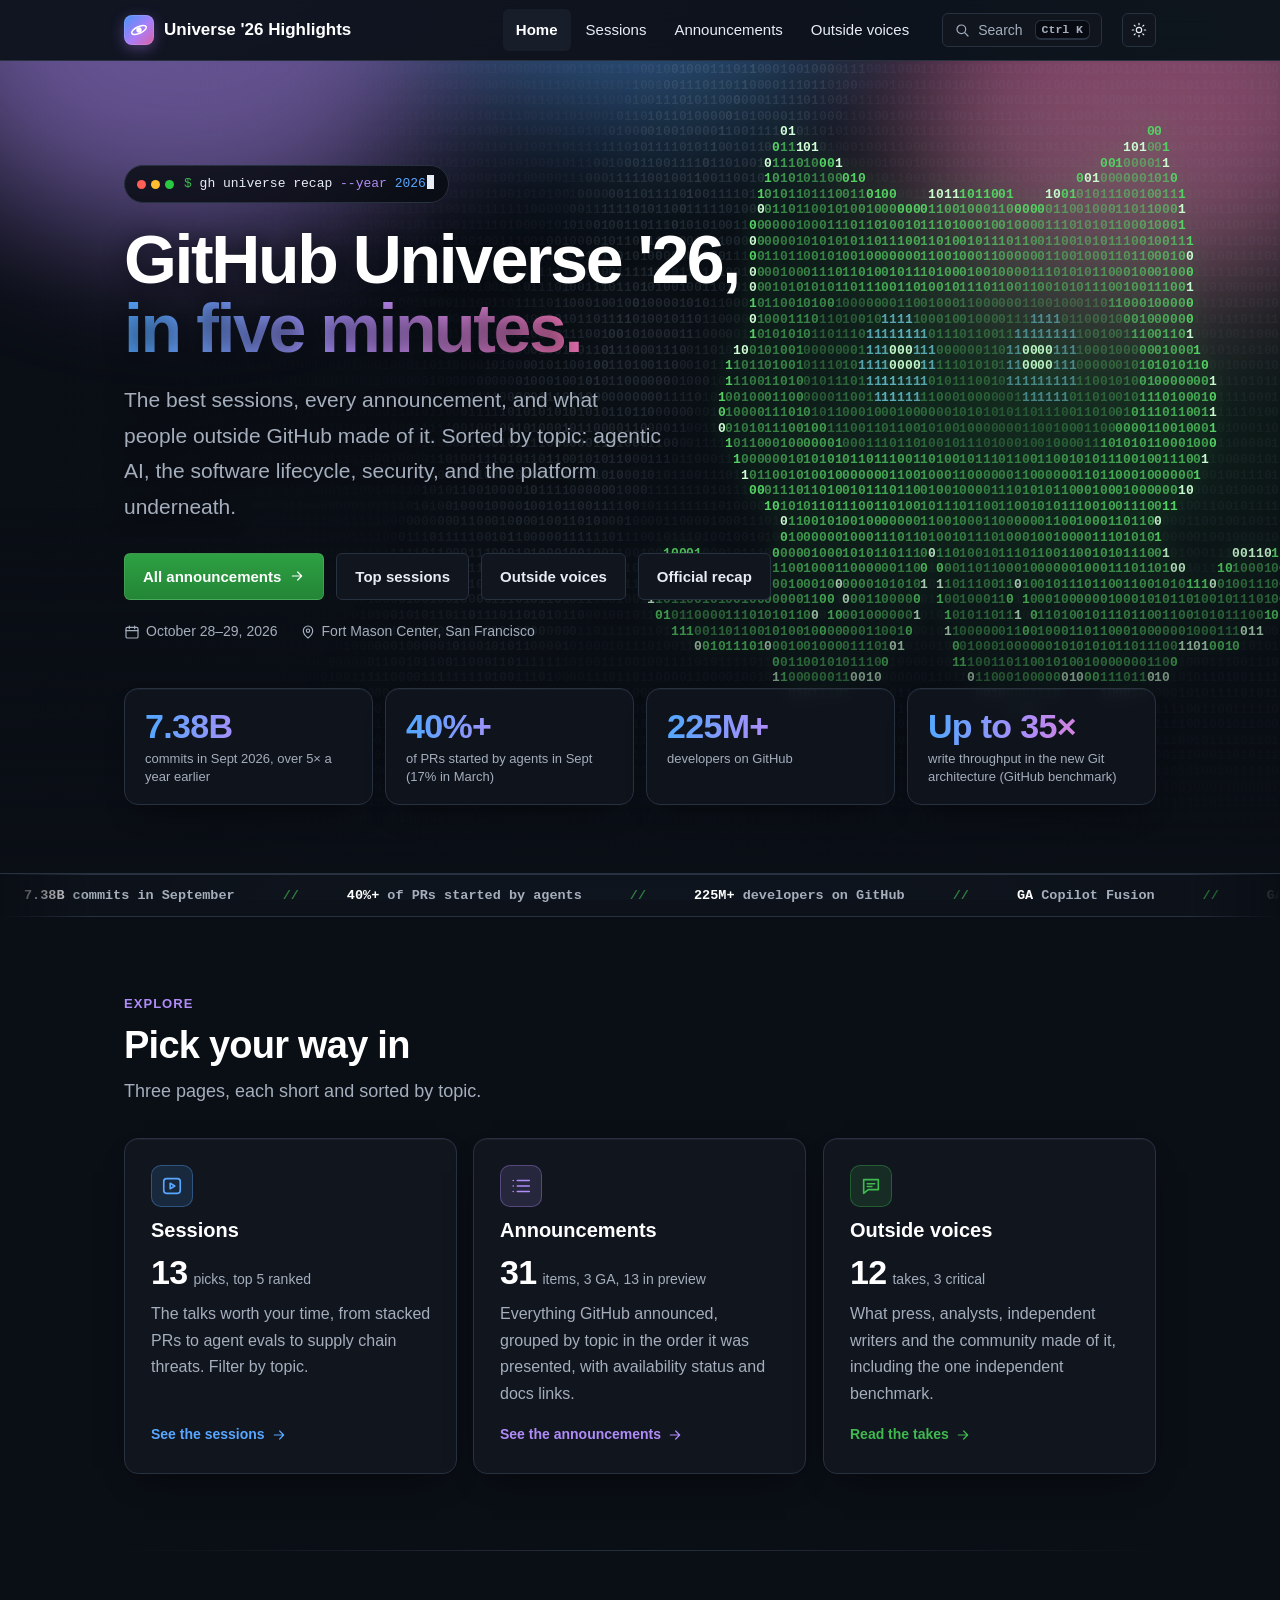
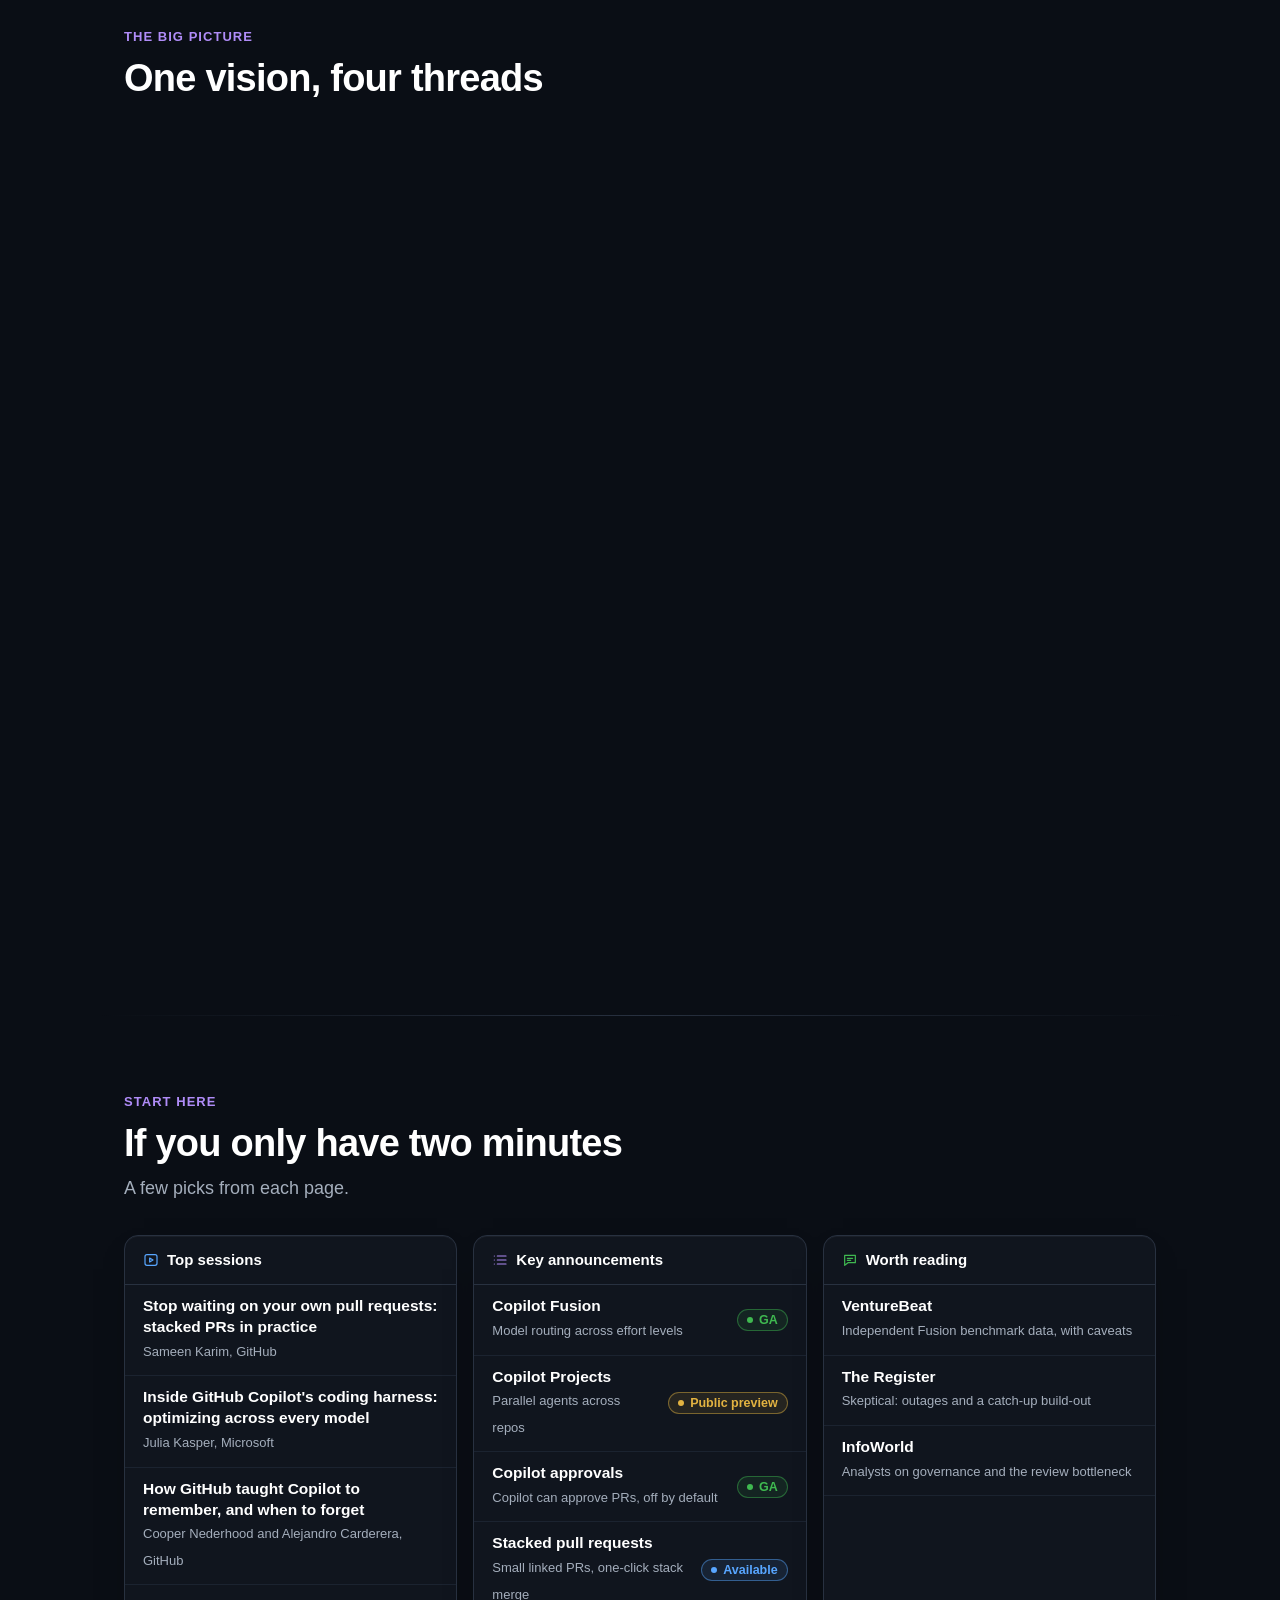
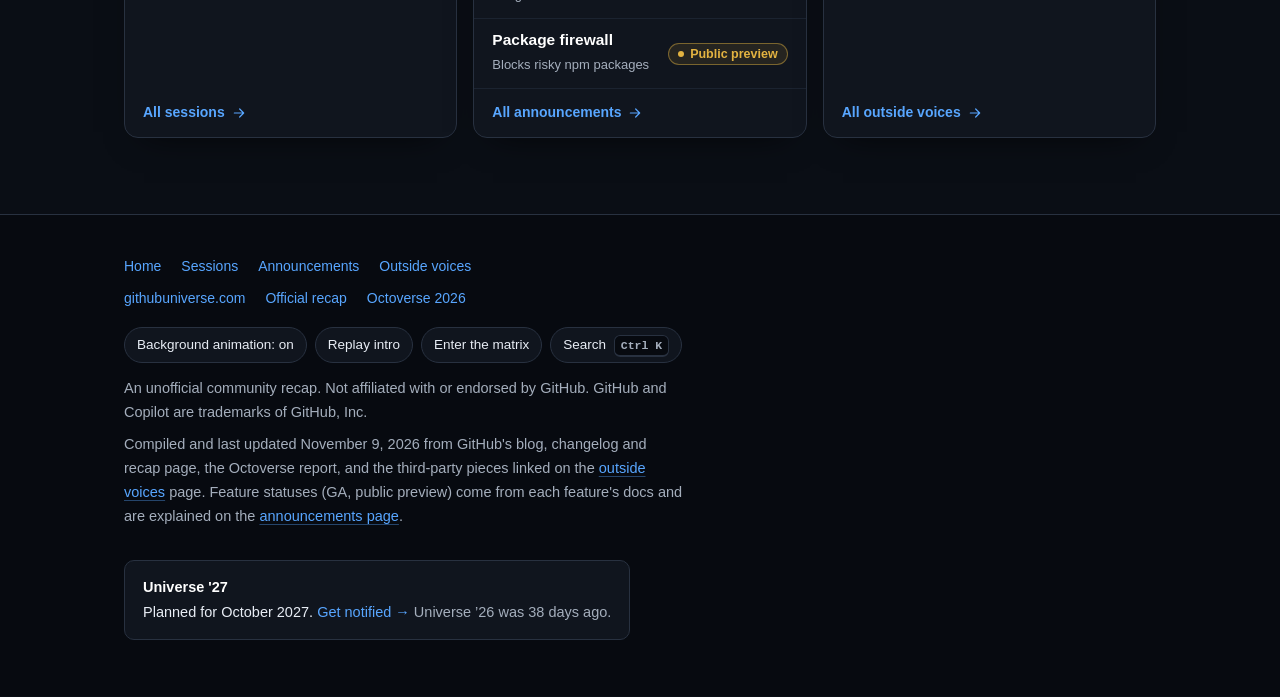
<file: index.html>
<!doctype html>
<html lang="en">
<head>
  <meta charset="utf-8">
  <meta name="viewport" content="width=device-width, initial-scale=1">
  <title>GitHub Universe '26: Highlights</title>
  <meta name="description" content="A crisp, unofficial recap of GitHub Universe 2026: the best sessions, every announcement, and what people outside GitHub are saying.">
  <meta property="og:title" content="GitHub Universe '26: Highlights">
  <meta property="og:description" content="A crisp, unofficial recap of GitHub Universe 2026: the best sessions, every announcement, and what people outside GitHub are saying.">
  <meta name="theme-color" content="#0d1117">
  <link rel="icon" href="assets/favicon.svg" type="image/svg+xml">
  <script>(function(){var t='dark';try{t=localStorage.getItem('u26-theme')||'dark'}catch(e){}var q=/[?&]theme=(light|dark)/.exec(location.search);if(q)t=q[1];document.documentElement.dataset.theme=t;try{var m=localStorage.getItem('u26-motion');if(m)document.documentElement.dataset.motion=m}catch(e){}})()</script>
  <link rel="stylesheet" href="assets/style.css">
  <script>(function(){var d=document.documentElement,q=location.search,h=/(^|\/)(index\.html)?$/.test(location.pathname),r=matchMedia('(prefers-reduced-motion: reduce)').matches,ok=h&&!r&&d.dataset.motion!=='off'&&!navigator.webdriver&&!/[?&]boot=0/.test(q);try{if(sessionStorage.getItem('u26-booted')&&!/[?&]boot=1/.test(q))ok=false}catch(e){}if(/[?&]boot=1/.test(q)&&h&&!r)ok=true;if(ok)d.classList.add('booting')})()</script>
  <script src="assets/app.js" defer></script>
  <script src="assets/octocat.js" defer></script>
  <script src="assets/fx.js" defer></script>
  <script src="assets/search-index.js" defer></script>
  <script src="assets/palette.js" defer></script>
  <script>(function(){var m={'#sessions':'sessions.html','#voices':'voices.html'}[location.hash];if(m)location.replace(m)})()</script>
</head>
<body data-page="home">

<svg width="0" height="0" style="position:absolute" aria-hidden="true">
  <defs>
    <symbol id="i-spark" viewBox="0 0 24 24"><path d="M12 3l1.9 5.1L19 10l-5.1 1.9L12 17l-1.9-5.1L5 10l5.1-1.9z"/><path d="M19 16v4M17 18h4"/></symbol>
    <symbol id="i-eye" viewBox="0 0 24 24"><path d="M2 12s3.6-7 10-7 10 7 10 7-3.6 7-10 7S2 12 2 12z"/><circle cx="12" cy="12" r="3"/></symbol>
    <symbol id="i-shield" viewBox="0 0 24 24"><path d="M12 3l8 3v6c0 4.4-3.2 7.7-8 9-4.8-1.3-8-4.6-8-9V6z"/><path d="M8.5 12l2.5 2.5 4.5-5"/></symbol>
    <symbol id="i-merge" viewBox="0 0 24 24"><circle cx="6" cy="5" r="2"/><circle cx="6" cy="19" r="2"/><circle cx="18" cy="12" r="2"/><path d="M6 7v10"/><path d="M6 9c0 3 4 3 10 3"/></symbol>
    <symbol id="i-heart" viewBox="0 0 24 24"><path d="M12 20s-7-4.4-7-10a4 4 0 017-2.6A4 4 0 0119 10c0 5.6-7 10-7 10z"/></symbol>
    <symbol id="i-star" viewBox="0 0 24 24"><path d="M12 3l2.8 5.7 6.2.9-4.5 4.4 1 6.2-5.5-2.9-5.5 2.9 1-6.2L3 9.6l6.2-.9z"/></symbol>
    <symbol id="i-sun" viewBox="0 0 24 24"><circle cx="12" cy="12" r="4"/><path d="M12 2v2M12 20v2M4.9 4.9l1.4 1.4M17.7 17.7l1.4 1.4M2 12h2M20 12h2M4.9 19.1l1.4-1.4M17.7 6.3l1.4-1.4"/></symbol>
    <symbol id="i-moon" viewBox="0 0 24 24"><path d="M20 14.5A8 8 0 019.5 4 8 8 0 1020 14.5z"/></symbol>
    <symbol id="i-arrow" viewBox="0 0 24 24"><path d="M5 12h14M13 6l6 6-6 6"/></symbol>
    <symbol id="i-pin" viewBox="0 0 24 24"><path d="M12 21s7-5.5 7-11a7 7 0 10-14 0c0 5.5 7 11 7 11z"/><circle cx="12" cy="10" r="2.5"/></symbol>
    <symbol id="i-cal" viewBox="0 0 24 24"><rect x="3" y="5" width="18" height="16" rx="2"/><path d="M3 10h18M8 3v4M16 3v4"/></symbol>
    <symbol id="i-server" viewBox="0 0 24 24"><rect x="3" y="4" width="18" height="7" rx="2"/><rect x="3" y="13" width="18" height="7" rx="2"/><path d="M7 7.5h.01M7 16.5h.01"/></symbol>
    <symbol id="i-tag" viewBox="0 0 24 24"><path d="M3 12V4h8l10 10-8 8z"/><circle cx="7.5" cy="8.5" r="1"/></symbol>
    <symbol id="i-chart" viewBox="0 0 24 24"><path d="M4 20V10M10 20V4M16 20v-7M2 21h20"/></symbol>
    <symbol id="i-ext" viewBox="0 0 24 24"><path d="M14 4h6v6M20 4l-9 9M18 14v5a1 1 0 01-1 1H5a1 1 0 01-1-1V7a1 1 0 011-1h5"/></symbol>
    <symbol id="i-code" viewBox="0 0 24 24"><path d="M8 8l-4 4 4 4M16 8l4 4-4 4M14 5l-4 14"/></symbol>
    <symbol id="i-play" viewBox="0 0 24 24"><rect x="3" y="4" width="18" height="16" rx="3"/><path d="M10 9l5 3-5 3z"/></symbol>
    <symbol id="i-list" viewBox="0 0 24 24"><path d="M8 6h13M8 12h13M8 18h13M3.5 6h.01M3.5 12h.01M3.5 18h.01"/></symbol>
    <symbol id="i-chat" viewBox="0 0 24 24"><path d="M4 5h16v11H9l-5 4z"/><path d="M8 9.5h8M8 12.5h5"/></symbol>
    <symbol id="i-home" viewBox="0 0 24 24"><path d="M3 11l9-7 9 7v9a1 1 0 01-1 1h-5v-6H9v6H4a1 1 0 01-1-1z"/></symbol>
    <symbol id="i-search" viewBox="0 0 24 24"><circle cx="11" cy="11" r="6.5"/><path d="M16 16l5 5"/></symbol>
    <symbol id="i-link" viewBox="0 0 24 24"><path d="M10 14a4 4 0 005.7 0l3-3a4 4 0 00-5.7-5.7l-1 1M14 10a4 4 0 00-5.7 0l-3 3a4 4 0 005.7 5.7l1-1"/></symbol>
    <symbol id="i-orbit" viewBox="0 0 24 24"><ellipse cx="12" cy="12" rx="9.5" ry="4" transform="rotate(-25 12 12)"/><circle cx="12" cy="12" r="3.2" fill="currentColor" stroke="none"/></symbol>
  </defs>
</svg>

<a class="skip" href="#main">Skip to content</a>
<div class="progress" aria-hidden="true"></div>

<header class="site-header">
  <div class="wrap">
    <a class="brand" href="./">
      <span class="logo"><svg class="i" style="width:20px;height:20px"><use href="#i-orbit"/></svg></span>
      <span>Universe '26 Highlights</span>
    </a>
    <nav class="nav" aria-label="Primary">
      <a href="./" aria-current="page"><svg class="i nav-ico" aria-hidden="true"><use href="#i-home"/></svg><span>Home</span></a>
      <a href="sessions.html"><svg class="i nav-ico" aria-hidden="true"><use href="#i-play"/></svg><span>Sessions</span></a>
      <a href="announcements.html"><svg class="i nav-ico" aria-hidden="true"><use href="#i-list"/></svg><span>Announcements</span></a>
      <a href="voices.html"><svg class="i nav-ico" aria-hidden="true"><use href="#i-chat"/></svg><span>Outside voices</span></a>
    </nav>
    <button class="icon-btn search-btn" type="button" data-palette-open aria-label="Search (Ctrl K)" title="Search · Ctrl K"><svg class="i" aria-hidden="true"><use href="#i-search"/></svg><span class="search-label">Search</span><kbd>Ctrl K</kbd></button>
    <button class="icon-btn" type="button" data-theme-toggle aria-label="Toggle light and dark theme" title="Toggle theme">
      <svg class="i sun"><use href="#i-sun"/></svg><svg class="i moon"><use href="#i-moon"/></svg>
    </button>
  </div>
</header>

<!-- The binary Octocat reads "GitHub Universe 2026 " in 8-bit ASCII (left to right, top to bottom). -->
<main id="main">
  <div class="hero">
    <div class="aurora" aria-hidden="true"><i></i><i></i><i></i></div>
    <canvas class="octo" data-octo="hero" aria-hidden="true"></canvas>
    <div class="hero-fade" aria-hidden="true"></div>
    <div class="wrap">
      <div class="term mono"><span class="dots" aria-hidden="true"><b></b><b></b><b></b></span><span><span class="p">$</span> gh universe recap <span class="f">--year</span> <span class="s">2026</span><span class="caret"></span></span></div>
      <h1>GitHub Universe '26,<br><span class="grad">in five minutes.</span></h1>
      <p class="lede">The best sessions, every announcement, and what people outside GitHub made of it. Sorted by topic: agentic AI, the software lifecycle, security, and the platform underneath.</p>
      <div class="cta">
        <a class="btn primary" href="announcements.html">All announcements <svg class="i"><use href="#i-arrow"/></svg></a>
        <a class="btn" href="sessions.html">Top sessions</a>
        <a class="btn" href="voices.html">Outside voices</a>
        <a class="btn" href="https://github.com/events/universe/recap">Official recap</a>
      </div>
      <div class="meta">
        <span><svg class="i"><use href="#i-cal"/></svg> October 28–29, 2026</span>
        <span><svg class="i"><use href="#i-pin"/></svg> Fort Mason Center, San Francisco</span>
      </div>

      <div class="stats" role="list" aria-label="Key numbers">
        <div class="stat spot tilt" role="listitem"><b class="grad" data-count="7.38" data-dec="2" data-suf="B">7.38B</b><span>commits in Sept 2026, over 5× a year earlier</span></div>
        <div class="stat spot tilt" role="listitem"><b class="grad" data-count="40" data-suf="%+">40%+</b><span>of PRs started by agents in Sept (17% in March)</span></div>
        <div class="stat spot tilt" role="listitem"><b class="grad" data-count="225" data-suf="M+">225M+</b><span>developers on GitHub</span></div>
        <div class="stat spot tilt" role="listitem"><b class="grad" data-count="35" data-pre="Up to " data-suf="×">Up to 35×</b><span>write throughput in the new Git architecture (GitHub benchmark)</span></div>
      </div>
    </div>
  </div>

  <div class="ticker" aria-hidden="true"><div class="ticker-track"><span><b>7.38B</b> commits in September</span><span><b>40%+</b> of PRs started by agents</span><span><b>225M+</b> developers on GitHub</span><span><b>GA</b> Copilot Fusion</span><span><b>GA</b> Copilot approvals</span><span><b>4M</b> CPU cores added this year</span><span><b>13</b> sessions · <b>31</b> announcements · <b>12</b> voices</span><span><b>35×</b> write throughput (GitHub benchmark)</span><span><b>7.38B</b> commits in September</span><span><b>40%+</b> of PRs started by agents</span><span><b>225M+</b> developers on GitHub</span><span><b>GA</b> Copilot Fusion</span><span><b>GA</b> Copilot approvals</span><span><b>4M</b> CPU cores added this year</span><span><b>13</b> sessions · <b>31</b> announcements · <b>12</b> voices</span><span><b>35×</b> write throughput (GitHub benchmark)</span></div></div>

  <section id="explore">
    <div class="wrap">
      <p class="kicker reveal">Explore</p>
      <h2 class="reveal">Pick your way in</h2>
      <p class="sub reveal">Three pages, each short and sorted by topic.</p>
      <div class="explore">
        <a class="ex spot tilt reveal" href="sessions.html" style="--c:var(--accent)">
          <div class="ico"><svg class="i lg"><use href="#i-play"/></svg></div>
          <h3>Sessions</h3>
          <div class="big">13<small>picks, top 5 ranked</small></div>
          <p>The talks worth your time, from stacked PRs to agent evals to supply chain threats. Filter by topic.</p>
          <span class="go">See the sessions <svg class="i"><use href="#i-arrow"/></svg></span>
        </a>
        <a class="ex spot tilt reveal" href="announcements.html" style="--c:var(--purple)">
          <div class="ico"><svg class="i lg"><use href="#i-list"/></svg></div>
          <h3>Announcements</h3>
          <div class="big">31<small>items, 3 GA, 13 in preview</small></div>
          <p>Everything GitHub announced, grouped by topic in the order it was presented, with availability status and docs links.</p>
          <span class="go">See the announcements <svg class="i"><use href="#i-arrow"/></svg></span>
        </a>
        <a class="ex spot tilt reveal" href="voices.html" style="--c:var(--green)">
          <div class="ico"><svg class="i lg"><use href="#i-chat"/></svg></div>
          <h3>Outside voices</h3>
          <div class="big">12<small>takes, 3 critical</small></div>
          <p>What press, analysts, independent writers and the community made of it, including the one independent benchmark.</p>
          <span class="go">Read the takes <svg class="i"><use href="#i-arrow"/></svg></span>
        </a>
      </div>
    </div>
  </section>

  <section id="big-picture">
    <div class="wrap">
      <p class="kicker reveal">The big picture</p>
      <h2 class="reveal">One vision, four threads</h2>
      <p class="sub reveal">In his Universe post, Jay Parikh (EVP, CoreAI at Microsoft) describes GitHub's vision as “the most comprehensive software delivery system,” built for people <em>and</em> agents. Four threads run through everything announced.</p>
      <div class="themes">
        <div class="theme spot tilt t-purple reveal">
          <div class="ico"><svg class="i lg"><use href="#i-spark"/></svg></div>
          <h3>Agents become the default workflow</h3>
          <p>In September 2026, more than 40% of PRs on GitHub began with an agent's first draft, up from 17% in March (Octoverse). The Copilot app, Projects, automations and Fusion model routing are GitHub's answer.</p>
        </div>
        <div class="theme spot tilt t-blue reveal">
          <div class="ico"><svg class="i lg"><use href="#i-eye"/></svg></div>
          <h3>Review has to keep up</h3>
          <p>More agent output means more to read. Stacked PRs, a PR inbox, Copilot code review Max (public preview) and Copilot approvals (GA, off by default) go after the review bottleneck.</p>
        </div>
        <div class="theme spot tilt t-red reveal">
          <div class="ico"><svg class="i lg"><use href="#i-shield"/></svg></div>
          <h3>Security moves into the build loop</h3>
          <p>AI Scan, AI push protection, an npm package firewall and reachability analysis, plus a Security canvas in the Copilot app. All of them launched in public preview.</p>
        </div>
        <div class="theme spot tilt t-orange reveal">
          <div class="ico"><svg class="i lg"><use href="#i-server"/></svg></div>
          <h3>Reliability is the subtext</h3>
          <p>Pushes grew 4.9× in a year. GitHub is rebuilding its Git infrastructure while the service stays live and adding 4M CPU cores. Its own availability report admits a missed migration goal, and press coverage was skeptical.</p>
        </div>
      </div>
      <p class="callout reveal"><b>Worth knowing:</b> many of the new Copilot and security features are in public preview, and the headline performance numbers (Fusion's benchmark result, 35× write throughput) are GitHub's own claims. Each item's status is on the <a href="announcements.html">announcements page</a>.</p>
      <a class="more reveal" href="https://github.blog/news-insights/company-news/github-universe-2026-evolving-every-layer-of-the-stack/">Read the post: “Evolving every layer of the stack” <svg class="i"><use href="#i-arrow"/></svg></a>
    </div>
  </section>

  <section id="start">
    <div class="wrap">
      <p class="kicker reveal">Start here</p>
      <h2 class="reveal">If you only have two minutes</h2>
      <p class="sub reveal">A few picks from each page.</p>
      <div class="start">
        <div class="mini reveal" style="--c:var(--accent)">
          <h3><svg class="i"><use href="#i-play"/></svg> Top sessions</h3>
          <ul>
            <li><a href="sessions.html"><div><b>Stop waiting on your own pull requests: stacked PRs in practice</b><span class="sub2">Sameen Karim, GitHub</span></div></a></li>
            <li><a href="sessions.html"><div><b>Inside GitHub Copilot's coding harness: optimizing across every model</b><span class="sub2">Julia Kasper, Microsoft</span></div></a></li>
            <li><a href="sessions.html"><div><b>How GitHub taught Copilot to remember, and when to forget</b><span class="sub2">Cooper Nederhood and Alejandro Carderera, GitHub</span></div></a></li>
          </ul>
          <a class="all" href="sessions.html">All sessions <svg class="i"><use href="#i-arrow"/></svg></a>
        </div>
        <div class="mini reveal" style="--c:var(--purple)">
          <h3><svg class="i"><use href="#i-list"/></svg> Key announcements</h3>
          <ul>
            <li><a href="announcements.html#agents"><div><b>Copilot Fusion</b><span class="sub2">Model routing across effort levels</span></div><span class="status ga">GA</span></a></li>
            <li><a href="announcements.html#agents"><div><b>Copilot Projects</b><span class="sub2">Parallel agents across repos</span></div><span class="status preview">Public preview</span></a></li>
            <li><a href="announcements.html#workflow"><div><b>Copilot approvals</b><span class="sub2">Copilot can approve PRs, off by default</span></div><span class="status ga">GA</span></a></li>
            <li><a href="announcements.html#workflow"><div><b>Stacked pull requests</b><span class="sub2">Small linked PRs, one-click stack merge</span></div><span class="status live">Available</span></a></li>
            <li><a href="announcements.html#security"><div><b>Package firewall</b><span class="sub2">Blocks risky npm packages</span></div><span class="status preview">Public preview</span></a></li>
          </ul>
          <a class="all" href="announcements.html">All announcements <svg class="i"><use href="#i-arrow"/></svg></a>
        </div>
        <div class="mini reveal" style="--c:var(--green)">
          <h3><svg class="i"><use href="#i-chat"/></svg> Worth reading</h3>
          <ul>
            <li><a href="voices.html"><div><b>VentureBeat</b><span class="sub2">Independent Fusion benchmark data, with caveats</span></div></a></li>
            <li><a href="voices.html"><div><b>The Register</b><span class="sub2">Skeptical: outages and a catch-up build-out</span></div></a></li>
            <li><a href="voices.html"><div><b>InfoWorld</b><span class="sub2">Analysts on governance and the review bottleneck</span></div></a></li>
          </ul>
          <a class="all" href="voices.html">All outside voices <svg class="i"><use href="#i-arrow"/></svg></a>
        </div>
      </div>
    </div>
  </section>
</main>

<footer class="site-footer">
  <div class="wrap">
    <div class="row">
      <div>
        <div class="nav-foot">
          <a href="./">Home</a>
          <a href="sessions.html">Sessions</a>
          <a href="announcements.html">Announcements</a>
          <a href="voices.html">Outside voices</a>
        </div>
        <div class="links" style="margin-bottom:16px">
          <a href="https://githubuniverse.com/">githubuniverse.com</a>
          <a href="https://github.com/events/universe/recap">Official recap</a>
          <a href="https://octoverse.github.com/">Octoverse 2026</a>
        </div>
        <p class="fx-row"><button class="motion-btn" type="button" data-motion-toggle>Background animation: on</button> <button class="motion-btn" type="button" data-replay>Replay intro</button> <button class="motion-btn" type="button" data-matrix>Enter the matrix</button> <button class="motion-btn" type="button" data-palette-open>Search <kbd>Ctrl K</kbd></button></p>
        <p>An unofficial community recap. Not affiliated with or endorsed by GitHub. GitHub and Copilot are trademarks of GitHub, Inc.</p>
        <p>Compiled and last updated November 9, 2026 from GitHub's blog, changelog and recap page, the Octoverse report, and the third-party pieces linked on the <a href="voices.html">outside voices</a> page. Feature statuses (GA, public preview) come from each feature's docs and are explained on the <a href="announcements.html">announcements page</a>.</p>
      </div>
      <div class="next"><b>Universe '27</b>Planned for October 2027. <a href="https://reg.githubuniverse.com/flow/github/universe26/getnotified">Get notified &rarr;</a><span class="since" data-since="2026-10-28"></span></div>
    </div>
  </div>
</footer>

</body>
</html>
</file>
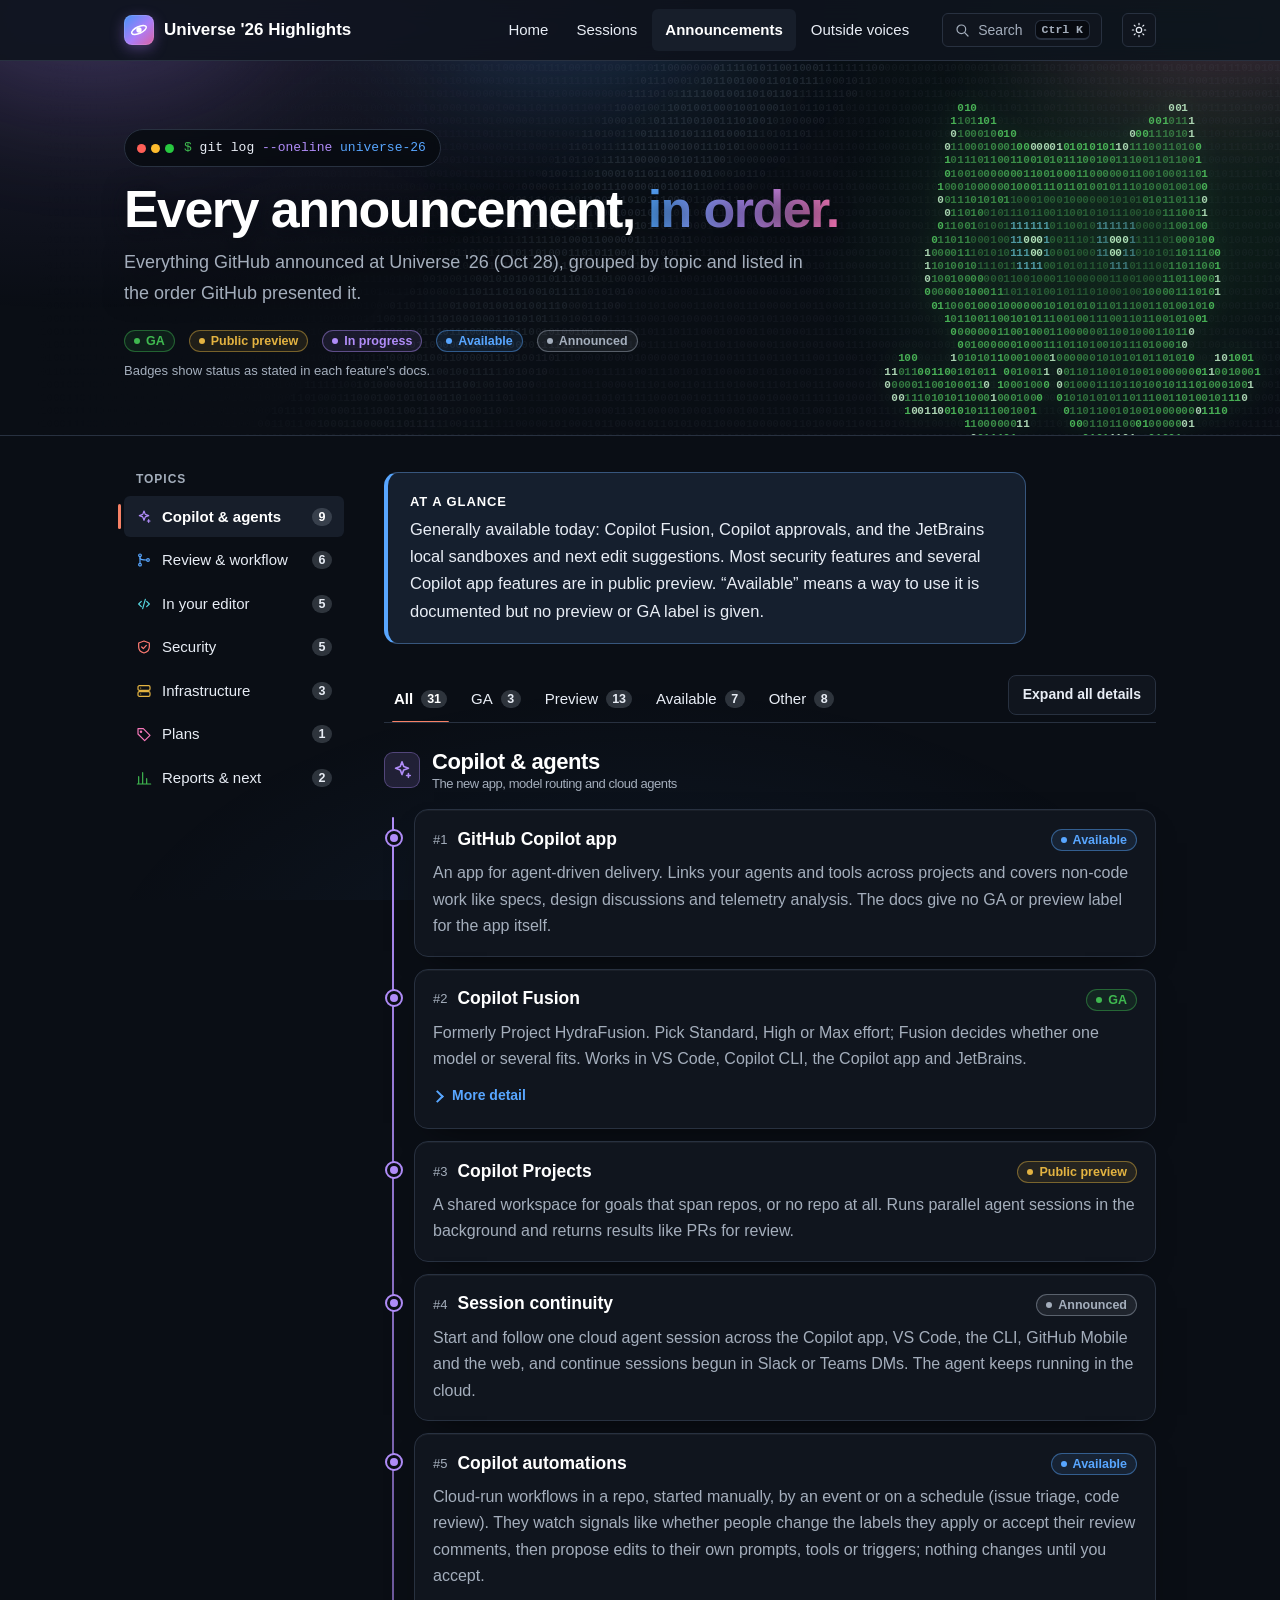
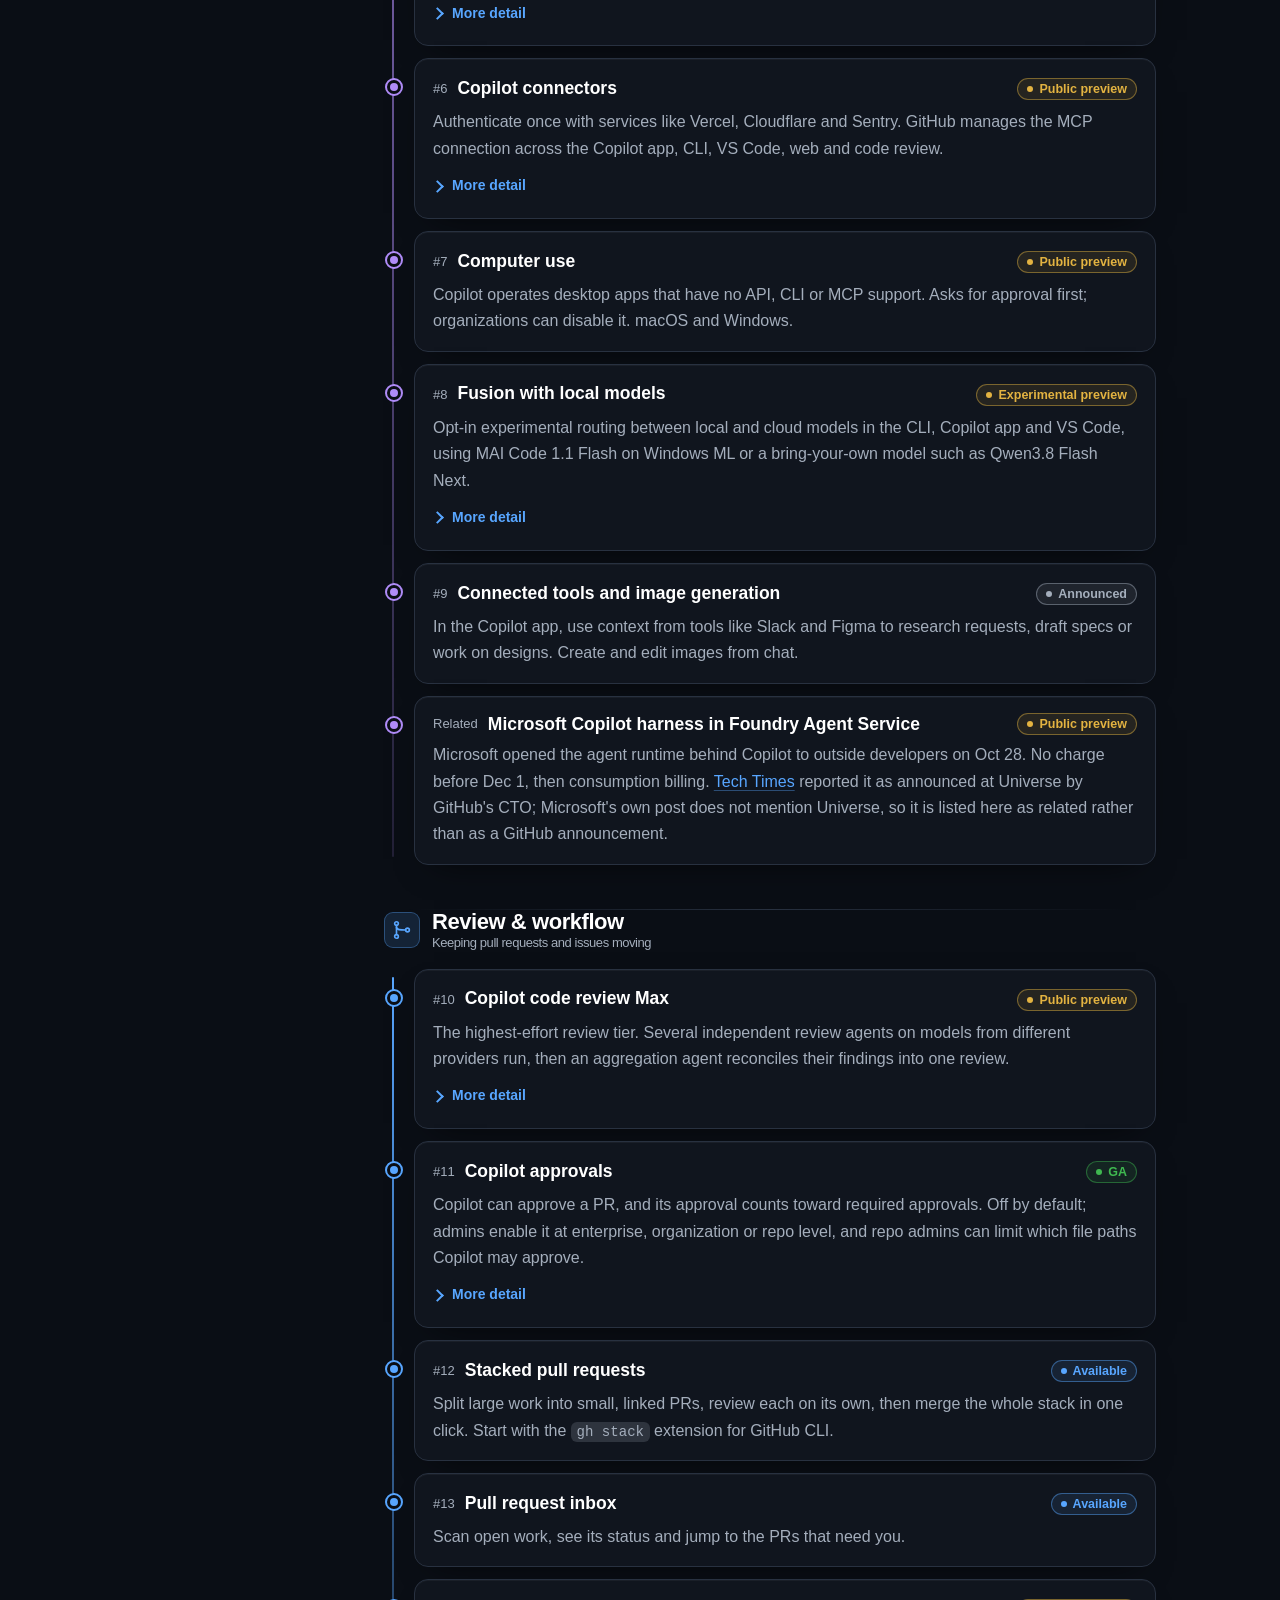
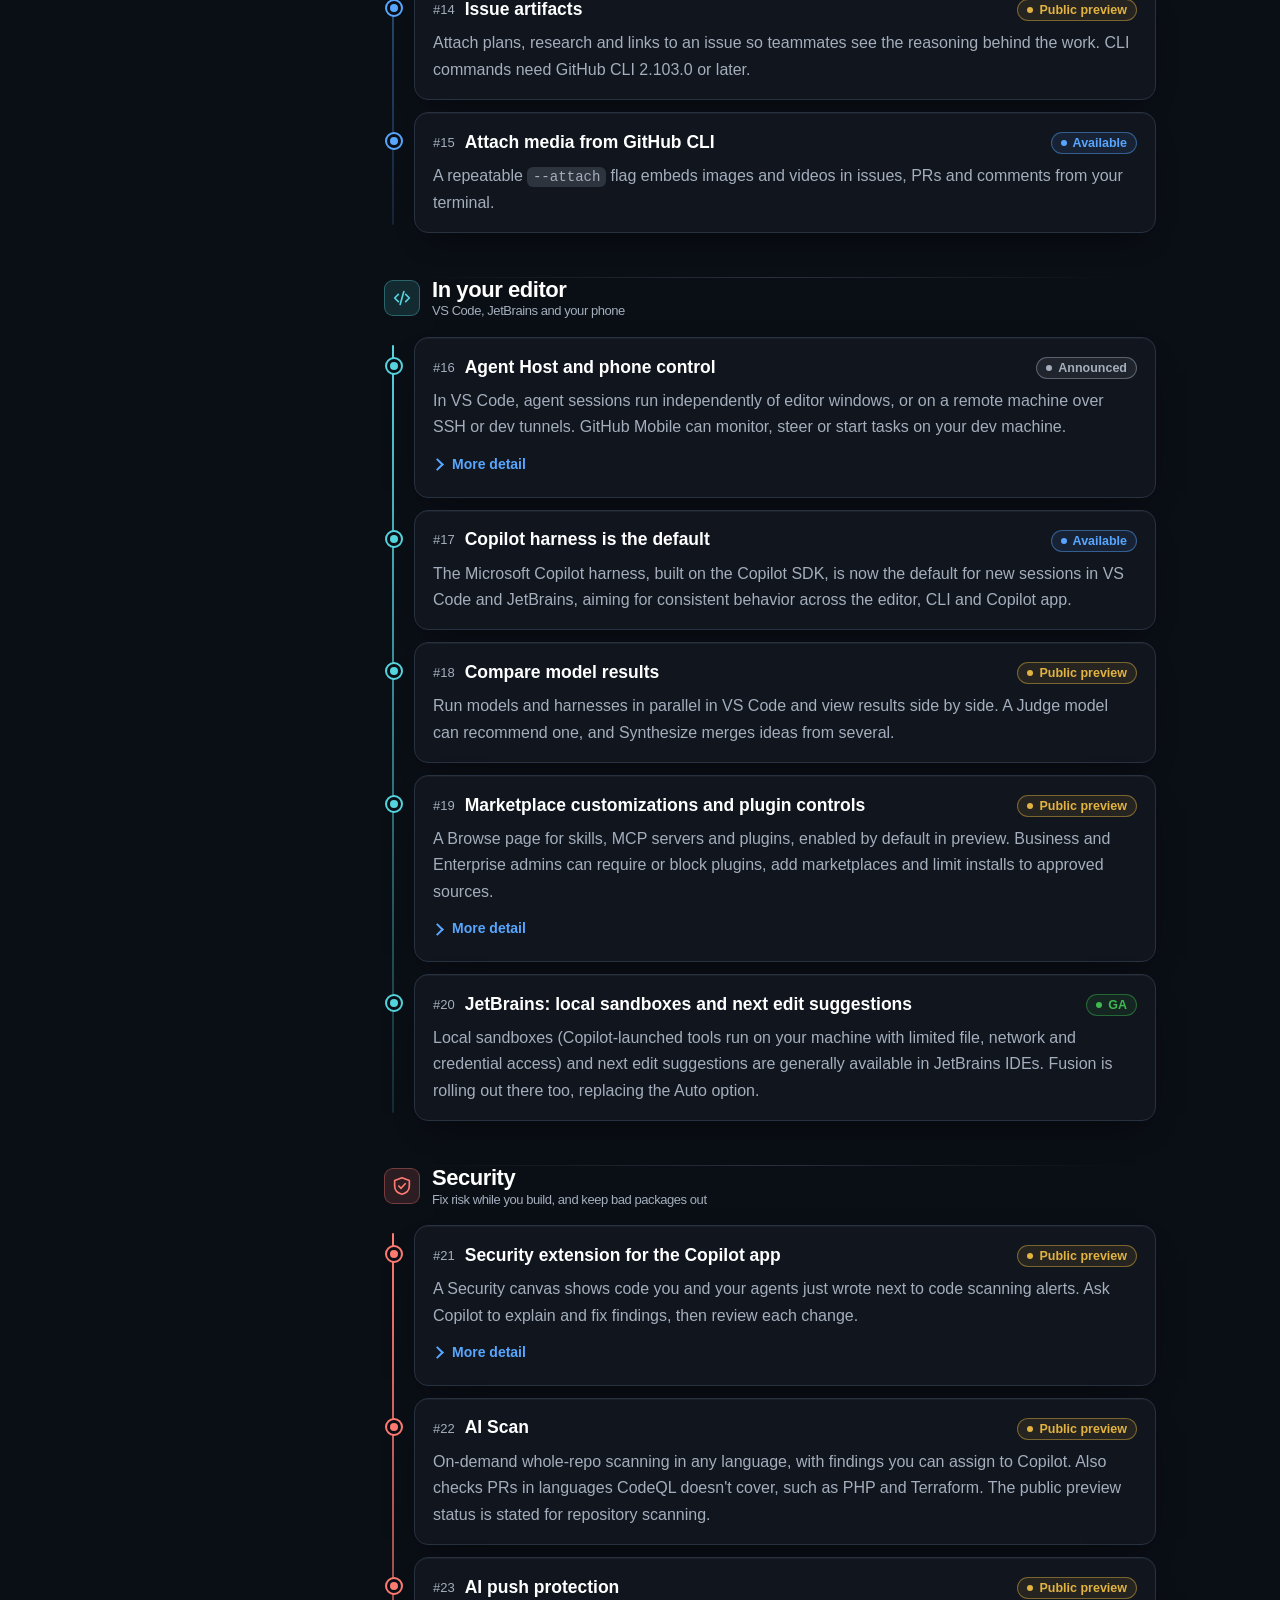
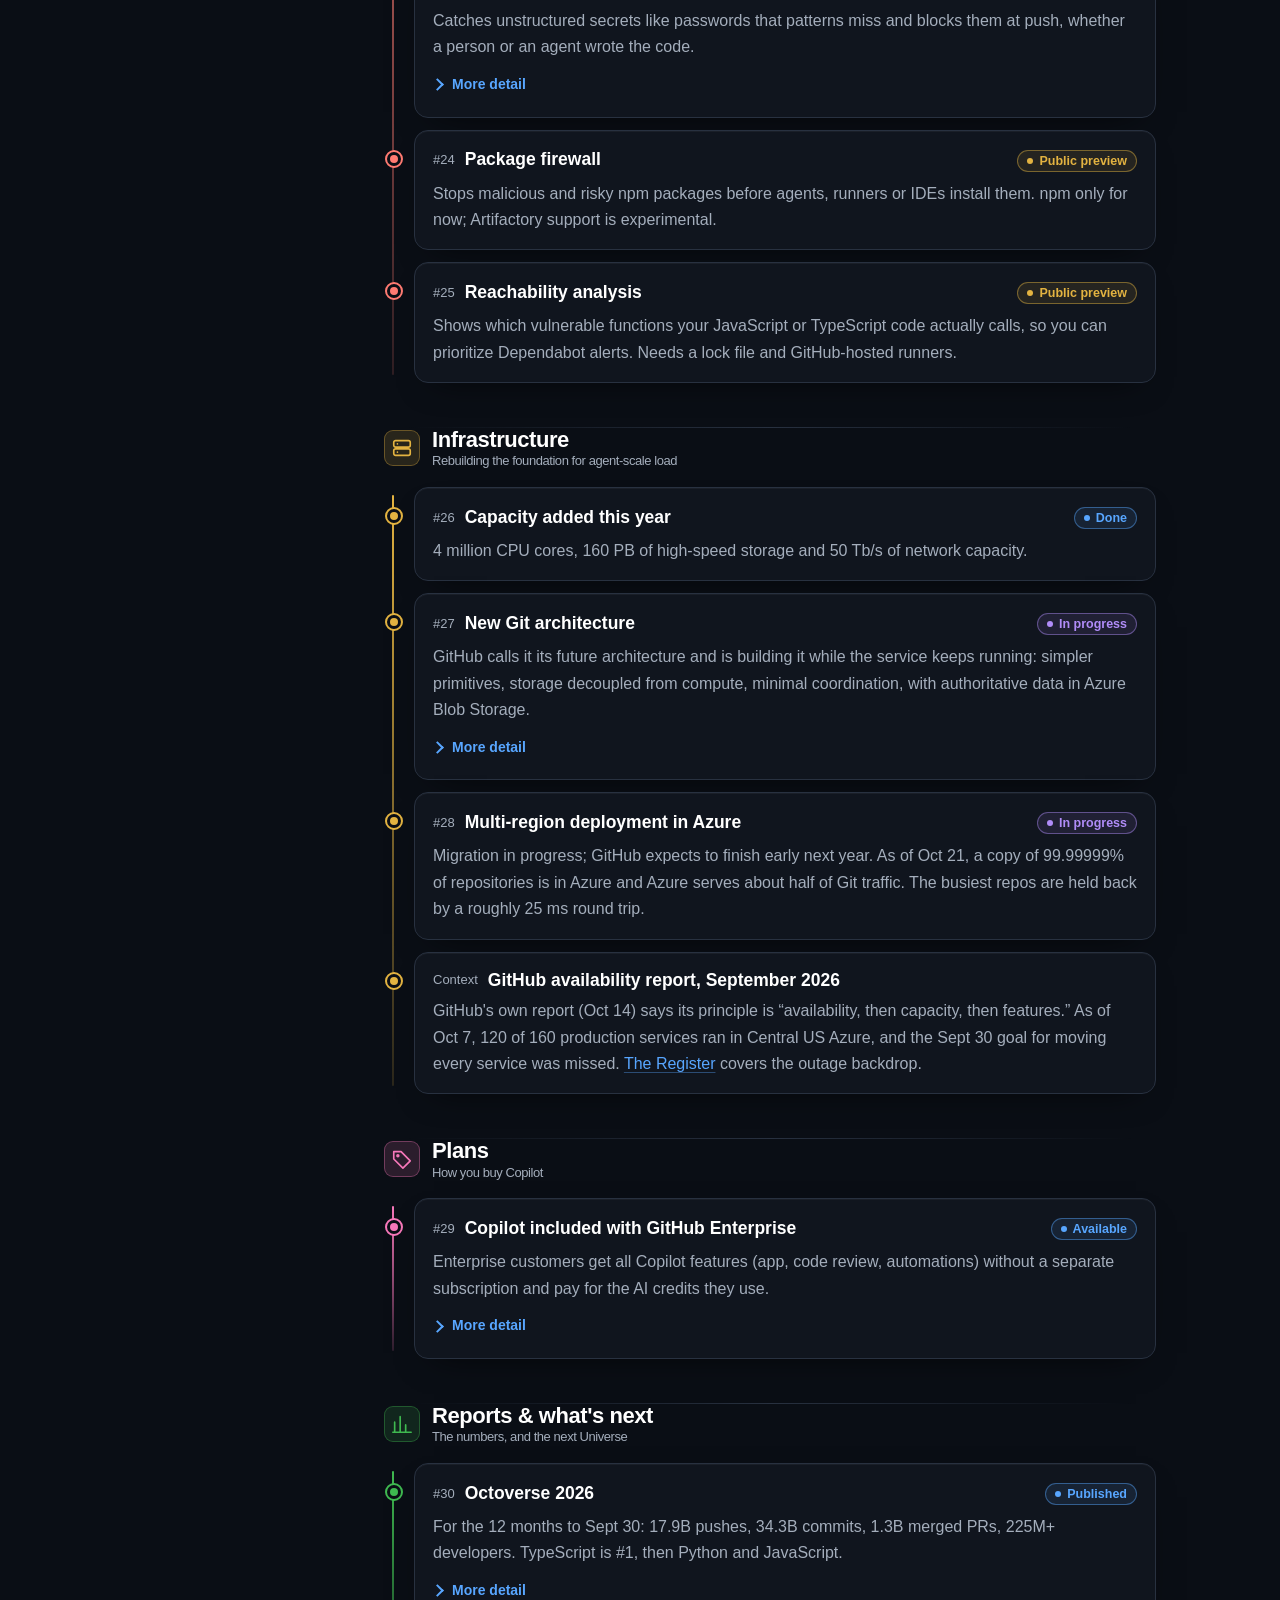
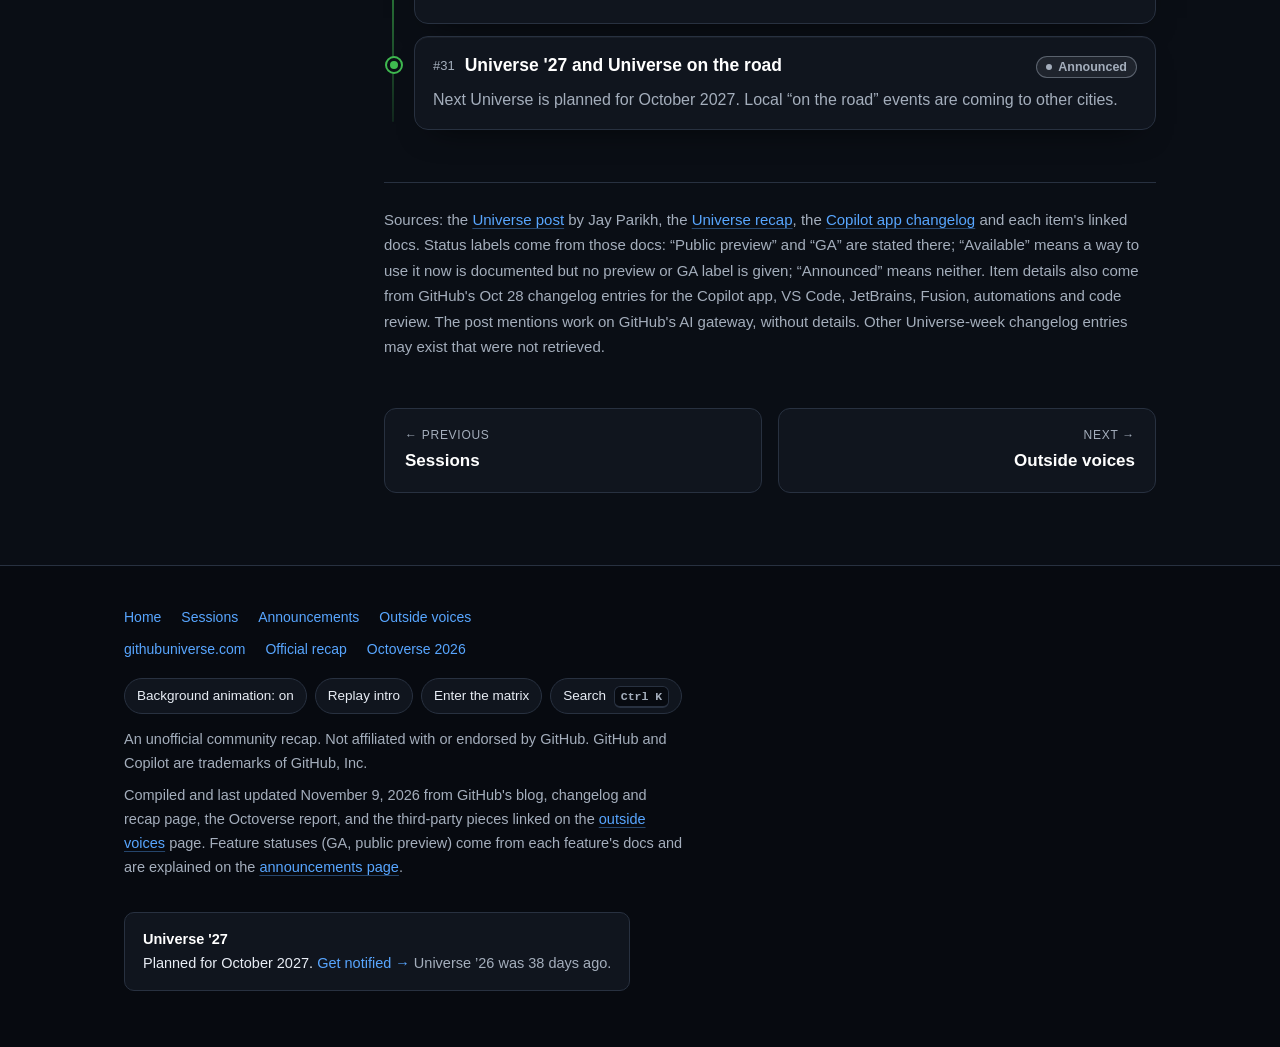
<file: announcements.html>
<!doctype html>
<html lang="en">
<head>
  <meta charset="utf-8">
  <meta name="viewport" content="width=device-width, initial-scale=1">
  <title>Announcements · GitHub Universe '26 Highlights</title>
  <meta name="description" content="Every GitHub Universe 2026 announcement, grouped by topic and listed in the order GitHub presented them, with availability status and docs links.">
  <meta property="og:title" content="GitHub Universe '26: every announcement">
  <meta property="og:description" content="Every GitHub Universe 2026 announcement, grouped by topic and listed in the order GitHub presented them, with availability status and docs links.">
  <meta name="theme-color" content="#0d1117">
  <link rel="icon" href="assets/favicon.svg" type="image/svg+xml">
  <script>(function(){var t='dark';try{t=localStorage.getItem('u26-theme')||'dark'}catch(e){}var q=/[?&]theme=(light|dark)/.exec(location.search);if(q)t=q[1];document.documentElement.dataset.theme=t;try{var m=localStorage.getItem('u26-motion');if(m)document.documentElement.dataset.motion=m}catch(e){}})()</script>
  <link rel="stylesheet" href="assets/style.css">
  <script>(function(){var d=document.documentElement,q=location.search,h=/(^|\/)(index\.html)?$/.test(location.pathname),r=matchMedia('(prefers-reduced-motion: reduce)').matches,ok=h&&!r&&d.dataset.motion!=='off'&&!navigator.webdriver&&!/[?&]boot=0/.test(q);try{if(sessionStorage.getItem('u26-booted')&&!/[?&]boot=1/.test(q))ok=false}catch(e){}if(/[?&]boot=1/.test(q)&&h&&!r)ok=true;if(ok)d.classList.add('booting')})()</script>
  <script src="assets/app.js" defer></script>
  <script src="assets/octocat.js" defer></script>
  <script src="assets/fx.js" defer></script>
  <script src="assets/search-index.js" defer></script>
  <script src="assets/palette.js" defer></script>
</head>
<body data-page="announcements">

<svg width="0" height="0" style="position:absolute" aria-hidden="true">
  <defs>
    <symbol id="i-spark" viewBox="0 0 24 24"><path d="M12 3l1.9 5.1L19 10l-5.1 1.9L12 17l-1.9-5.1L5 10l5.1-1.9z"/><path d="M19 16v4M17 18h4"/></symbol>
    <symbol id="i-eye" viewBox="0 0 24 24"><path d="M2 12s3.6-7 10-7 10 7 10 7-3.6 7-10 7S2 12 2 12z"/><circle cx="12" cy="12" r="3"/></symbol>
    <symbol id="i-shield" viewBox="0 0 24 24"><path d="M12 3l8 3v6c0 4.4-3.2 7.7-8 9-4.8-1.3-8-4.6-8-9V6z"/><path d="M8.5 12l2.5 2.5 4.5-5"/></symbol>
    <symbol id="i-merge" viewBox="0 0 24 24"><circle cx="6" cy="5" r="2"/><circle cx="6" cy="19" r="2"/><circle cx="18" cy="12" r="2"/><path d="M6 7v10"/><path d="M6 9c0 3 4 3 10 3"/></symbol>
    <symbol id="i-heart" viewBox="0 0 24 24"><path d="M12 20s-7-4.4-7-10a4 4 0 017-2.6A4 4 0 0119 10c0 5.6-7 10-7 10z"/></symbol>
    <symbol id="i-star" viewBox="0 0 24 24"><path d="M12 3l2.8 5.7 6.2.9-4.5 4.4 1 6.2-5.5-2.9-5.5 2.9 1-6.2L3 9.6l6.2-.9z"/></symbol>
    <symbol id="i-sun" viewBox="0 0 24 24"><circle cx="12" cy="12" r="4"/><path d="M12 2v2M12 20v2M4.9 4.9l1.4 1.4M17.7 17.7l1.4 1.4M2 12h2M20 12h2M4.9 19.1l1.4-1.4M17.7 6.3l1.4-1.4"/></symbol>
    <symbol id="i-moon" viewBox="0 0 24 24"><path d="M20 14.5A8 8 0 019.5 4 8 8 0 1020 14.5z"/></symbol>
    <symbol id="i-arrow" viewBox="0 0 24 24"><path d="M5 12h14M13 6l6 6-6 6"/></symbol>
    <symbol id="i-pin" viewBox="0 0 24 24"><path d="M12 21s7-5.5 7-11a7 7 0 10-14 0c0 5.5 7 11 7 11z"/><circle cx="12" cy="10" r="2.5"/></symbol>
    <symbol id="i-cal" viewBox="0 0 24 24"><rect x="3" y="5" width="18" height="16" rx="2"/><path d="M3 10h18M8 3v4M16 3v4"/></symbol>
    <symbol id="i-server" viewBox="0 0 24 24"><rect x="3" y="4" width="18" height="7" rx="2"/><rect x="3" y="13" width="18" height="7" rx="2"/><path d="M7 7.5h.01M7 16.5h.01"/></symbol>
    <symbol id="i-tag" viewBox="0 0 24 24"><path d="M3 12V4h8l10 10-8 8z"/><circle cx="7.5" cy="8.5" r="1"/></symbol>
    <symbol id="i-chart" viewBox="0 0 24 24"><path d="M4 20V10M10 20V4M16 20v-7M2 21h20"/></symbol>
    <symbol id="i-ext" viewBox="0 0 24 24"><path d="M14 4h6v6M20 4l-9 9M18 14v5a1 1 0 01-1 1H5a1 1 0 01-1-1V7a1 1 0 011-1h5"/></symbol>
    <symbol id="i-code" viewBox="0 0 24 24"><path d="M8 8l-4 4 4 4M16 8l4 4-4 4M14 5l-4 14"/></symbol>
    <symbol id="i-play" viewBox="0 0 24 24"><rect x="3" y="4" width="18" height="16" rx="3"/><path d="M10 9l5 3-5 3z"/></symbol>
    <symbol id="i-list" viewBox="0 0 24 24"><path d="M8 6h13M8 12h13M8 18h13M3.5 6h.01M3.5 12h.01M3.5 18h.01"/></symbol>
    <symbol id="i-chat" viewBox="0 0 24 24"><path d="M4 5h16v11H9l-5 4z"/><path d="M8 9.5h8M8 12.5h5"/></symbol>
    <symbol id="i-home" viewBox="0 0 24 24"><path d="M3 11l9-7 9 7v9a1 1 0 01-1 1h-5v-6H9v6H4a1 1 0 01-1-1z"/></symbol>
    <symbol id="i-search" viewBox="0 0 24 24"><circle cx="11" cy="11" r="6.5"/><path d="M16 16l5 5"/></symbol>
    <symbol id="i-link" viewBox="0 0 24 24"><path d="M10 14a4 4 0 005.7 0l3-3a4 4 0 00-5.7-5.7l-1 1M14 10a4 4 0 00-5.7 0l-3 3a4 4 0 005.7 5.7l1-1"/></symbol>
    <symbol id="i-orbit" viewBox="0 0 24 24"><ellipse cx="12" cy="12" rx="9.5" ry="4" transform="rotate(-25 12 12)"/><circle cx="12" cy="12" r="3.2" fill="currentColor" stroke="none"/></symbol>
  </defs>
</svg>

<a class="skip" href="#main">Skip to content</a>
<div class="progress" aria-hidden="true"></div>

<header class="site-header">
  <div class="wrap">
    <a class="brand" href="./">
      <span class="logo"><svg class="i" style="width:20px;height:20px"><use href="#i-orbit"/></svg></span>
      <span>Universe '26 Highlights</span>
    </a>
    <nav class="nav" aria-label="Primary">
      <a href="./"><svg class="i nav-ico" aria-hidden="true"><use href="#i-home"/></svg><span>Home</span></a>
      <a href="sessions.html"><svg class="i nav-ico" aria-hidden="true"><use href="#i-play"/></svg><span>Sessions</span></a>
      <a href="announcements.html" aria-current="page"><svg class="i nav-ico" aria-hidden="true"><use href="#i-list"/></svg><span>Announcements</span></a>
      <a href="voices.html"><svg class="i nav-ico" aria-hidden="true"><use href="#i-chat"/></svg><span>Outside voices</span></a>
    </nav>
    <button class="icon-btn search-btn" type="button" data-palette-open aria-label="Search (Ctrl K)" title="Search · Ctrl K"><svg class="i" aria-hidden="true"><use href="#i-search"/></svg><span class="search-label">Search</span><kbd>Ctrl K</kbd></button>
    <button class="icon-btn" type="button" data-theme-toggle aria-label="Toggle light and dark theme" title="Toggle theme">
      <svg class="i sun"><use href="#i-sun"/></svg><svg class="i moon"><use href="#i-moon"/></svg>
    </button>
  </div>
</header>

<main id="main">
  <div class="page-head">
    <div class="aurora" aria-hidden="true"><i></i><i></i><i></i></div>
    <canvas class="octo" data-octo="head" aria-hidden="true"></canvas>
    <div class="wrap">
      <div class="term mono"><span class="dots" aria-hidden="true"><b></b><b></b><b></b></span><span><span class="p">$</span> git log <span class="f">--oneline</span> <span class="s">universe-26</span></span></div>
      <h1>Every announcement, <span class="grad">in order.</span></h1>
      <p>Everything GitHub announced at Universe '26 (Oct 28), grouped by topic and listed in the order GitHub presented it.</p>
      <div class="legend">
        <span class="status ga">GA</span><span class="status preview">Public preview</span><span class="status prog">In progress</span><span class="status live">Available</span><span class="status">Announced</span>
        <span>Badges show status as stated in each feature's docs.</span>
      </div>
    </div>
  </div>

  <div class="wrap layout">
    <aside class="side-nav" aria-label="Categories">
      <h2>Topics</h2>
      <a href="#agents" class="active" style="--c:var(--purple)"><svg class="i"><use href="#i-spark"/></svg>Copilot &amp; agents <span class="counter">9</span></a>
      <a href="#workflow" style="--c:var(--accent)"><svg class="i"><use href="#i-merge"/></svg>Review &amp; workflow <span class="counter">6</span></a>
      <a href="#editor" style="--c:var(--cyan)"><svg class="i"><use href="#i-code"/></svg>In your editor <span class="counter">5</span></a>
      <a href="#security" style="--c:var(--red)"><svg class="i"><use href="#i-shield"/></svg>Security <span class="counter">5</span></a>
      <a href="#infra" style="--c:var(--orange)"><svg class="i"><use href="#i-server"/></svg>Infrastructure <span class="counter">3</span></a>
      <a href="#plans" style="--c:var(--pink)"><svg class="i"><use href="#i-tag"/></svg>Plans <span class="counter">1</span></a>
      <a href="#reports" style="--c:var(--green)"><svg class="i"><use href="#i-chart"/></svg>Reports &amp; next <span class="counter">2</span></a>
    </aside>

    <div>
      <div class="glance"><b>At a glance</b>Generally available today: Copilot Fusion, Copilot approvals, and the JetBrains local sandboxes and next edit suggestions. Most security features and several Copilot app features are in public preview. “Available” means a way to use it is documented but no preview or GA label is given.</div>

      <div class="filterbar">
        <div class="tabs" data-tabs data-items=".item[data-cat]" data-groups=".group" data-notes=".item[data-note]" hidden role="group" aria-label="Filter announcements by status">
          <button class="tab" data-filter="all" aria-pressed="true">All <span class="counter">31</span></button>
          <button class="tab" data-filter="ga" aria-pressed="false">GA <span class="counter">0</span></button>
          <button class="tab" data-filter="preview" aria-pressed="false">Preview <span class="counter">0</span></button>
          <button class="tab" data-filter="live" aria-pressed="false">Available <span class="counter">0</span></button>
          <button class="tab" data-filter="other" aria-pressed="false">Other <span class="counter">0</span></button>
        </div>
        <button class="btn-sm" type="button" data-expand hidden>Expand all details</button>
      </div>

      <section class="group g-agent" id="agents">
        <div class="group-head reveal"><span class="ico"><svg class="i lg"><use href="#i-spark"/></svg></span><h2>Copilot &amp; agents<small>The new app, model routing and cloud agents</small></h2></div>
        <ol class="timeline">
          <li class="item reveal" data-cat="live" id="a1"><span class="node"></span><div class="card spot">
            <div class="card-top"><span class="num">#1</span><h3><a href="https://github.com/features/ai/github-app" target="_blank" rel="noopener noreferrer">GitHub Copilot app <svg class="i"><use href="#i-ext"/></svg></a></h3><span class="status live">Available</span></div>
            <p>An app for agent-driven delivery. Links your agents and tools across projects and covers non-code work like specs, design discussions and telemetry analysis. The docs give no GA or preview label for the app itself.</p></div></li>
          <li class="item reveal" data-cat="ga" id="a2"><span class="node"></span><div class="card spot">
            <div class="card-top"><span class="num">#2</span><h3><a href="https://docs.github.com/copilot/concepts/models/copilot-fusion" target="_blank" rel="noopener noreferrer">Copilot Fusion <svg class="i"><use href="#i-ext"/></svg></a></h3><span class="status ga">GA</span></div>
            <p>Formerly Project HydraFusion. Pick Standard, High or Max effort; Fusion decides whether one model or several fits. Works in VS Code, Copilot CLI, the Copilot app and JetBrains.</p>
            <details class="more-detail"><summary><span class="show">More detail</span><span class="hide">Less detail</span></summary><p>Standard is on every plan; High and Max need Pro+, Max, Business or Enterprise. No separate charge: you pay each model's standard rate, with 30% off model costs on paid plans through Nov 30, 2026. It runs tasks as a single model, a cascade (a lighter model drafts, a quality check escalates) or a critique (one drafts, another reviews). GitHub says Fusion Max came within two points of Opus 5.5 Max on the Artificial Analysis Coding Agent Index at half the cost and 40% less time. Artificial Analysis's own figures, per VentureBeat: $5.59 per task versus $11.42, index score 60 versus about 62. The time saving is GitHub-reported.</p></details></div></li>
          <li class="item reveal" data-cat="preview" id="a3"><span class="node"></span><div class="card spot">
            <div class="card-top"><span class="num">#3</span><h3><a href="https://docs.github.com/copilot/how-tos/github-copilot-app/working-with-projects" target="_blank" rel="noopener noreferrer">Copilot Projects <svg class="i"><use href="#i-ext"/></svg></a></h3><span class="status preview">Public preview</span></div>
            <p>A shared workspace for goals that span repos, or no repo at all. Runs parallel agent sessions in the background and returns results like PRs for review.</p></div></li>
          <li class="item reveal" data-cat="other" id="a4"><span class="node"></span><div class="card spot">
            <div class="card-top"><span class="num">#4</span><h3><a href="https://docs.github.com/copilot/how-tos/copilot-on-github/use-copilot-agents/manage-and-track-agents" target="_blank" rel="noopener noreferrer">Session continuity <svg class="i"><use href="#i-ext"/></svg></a></h3><span class="status">Announced</span></div>
            <p>Start and follow one cloud agent session across the Copilot app, VS Code, the CLI, GitHub Mobile and the web, and continue sessions begun in Slack or Teams DMs. The agent keeps running in the cloud.</p></div></li>
          <li class="item reveal" data-cat="live" id="a5"><span class="node"></span><div class="card spot">
            <div class="card-top"><span class="num">#5</span><h3><a href="https://docs.github.com/copilot/concepts/agent-capabilities/agent-powered-workflows-and-operations/about-automations" target="_blank" rel="noopener noreferrer">Copilot automations <svg class="i"><use href="#i-ext"/></svg></a></h3><span class="status live">Available</span></div>
            <p>Cloud-run workflows in a repo, started manually, by an event or on a schedule (issue triage, code review). They watch signals like whether people change the labels they apply or accept their review comments, then propose edits to their own prompts, tools or triggers; nothing changes until you accept.</p>
            <details class="more-detail"><summary><span class="show">More detail</span><span class="hide">Less detail</span></summary><p>Pro through Enterprise plans, private and internal repos only; each run uses AI credits and Actions minutes.</p></details></div></li>
          <li class="item reveal" data-cat="preview" id="a6"><span class="node"></span><div class="card spot">
            <div class="card-top"><span class="num">#6</span><h3><a href="https://docs.github.com/copilot/concepts/prompting-and-context/copilot-connectors" target="_blank" rel="noopener noreferrer">Copilot connectors <svg class="i"><use href="#i-ext"/></svg></a></h3><span class="status preview">Public preview</span></div>
            <p>Authenticate once with services like Vercel, Cloudflare and Sentry. GitHub manages the MCP connection across the Copilot app, CLI, VS Code, web and code review.</p>
            <details class="more-detail"><summary><span class="show">More detail</span><span class="hide">Less detail</span></summary><p>GitHub also names Cloudflare, Datadog and Figma as ecosystem partners.</p></details></div></li>
          <li class="item reveal" data-cat="preview" id="a7"><span class="node"></span><div class="card spot">
            <div class="card-top"><span class="num">#7</span><h3><a href="https://docs.github.com/copilot/how-tos/github-copilot-app/computer-use" target="_blank" rel="noopener noreferrer">Computer use <svg class="i"><use href="#i-ext"/></svg></a></h3><span class="status preview">Public preview</span></div>
            <p>Copilot operates desktop apps that have no API, CLI or MCP support. Asks for approval first; organizations can disable it. macOS and Windows.</p></div></li>
          <li class="item reveal" data-cat="preview" id="a8"><span class="node"></span><div class="card spot">
            <div class="card-top"><span class="num">#8</span><h3><a href="https://github.blog/changelog/2026-10-28-github-copilot-fusion-now-supports-selection-of-local-models/" target="_blank" rel="noopener noreferrer">Fusion with local models <svg class="i"><use href="#i-ext"/></svg></a></h3><span class="status preview">Experimental preview</span></div>
            <p>Opt-in experimental routing between local and cloud models in the CLI, Copilot app and VS Code, using MAI Code 1.1 Flash on Windows ML or a bring-your-own model such as Qwen3.8 Flash Next.</p>
            <details class="more-detail"><summary><span class="show">More detail</span><span class="hide">Less detail</span></summary><p>Routing decisions are still made in the cloud, so sessions are not offline.</p></details></div></li>
          <li class="item reveal" data-cat="other" id="a9"><span class="node"></span><div class="card spot">
            <div class="card-top"><span class="num">#9</span><h3>Connected tools and image generation</h3><span class="status">Announced</span></div>
            <p>In the Copilot app, use context from tools like Slack and Figma to research requests, draft specs or work on designs. Create and edit images from chat.</p></div></li>
          <li class="item reveal" data-note id="a-related"><span class="node"></span><div class="card spot">
            <div class="card-top"><span class="num">Related</span><h3><a href="https://devblogs.microsoft.com/foundry/microsoft-copilot-harness-in-foundry/" target="_blank" rel="noopener noreferrer">Microsoft Copilot harness in Foundry Agent Service <svg class="i"><use href="#i-ext"/></svg></a></h3><span class="status preview">Public preview</span></div>
            <p>Microsoft opened the agent runtime behind Copilot to outside developers on Oct 28. No charge before Dec 1, then consumption billing. <a href="https://www.techtimes.com/articles/329667/20261029/microsoft-copilot-harness-opens-enterprise-developers-model-flexibility-platform-lock.htm" target="_blank" rel="noopener noreferrer">Tech Times</a> reported it as announced at Universe by GitHub's CTO; Microsoft's own post does not mention Universe, so it is listed here as related rather than as a GitHub announcement.</p></div></li>
        </ol>
      </section>

      <section class="group g-flow" id="workflow">
        <div class="group-head reveal"><span class="ico"><svg class="i lg"><use href="#i-merge"/></svg></span><h2>Review &amp; workflow<small>Keeping pull requests and issues moving</small></h2></div>
        <ol class="timeline">
          <li class="item reveal" data-cat="preview" id="a10"><span class="node"></span><div class="card spot">
            <div class="card-top"><span class="num">#10</span><h3><a href="https://docs.github.com/copilot/concepts/agent-capabilities/agent-powered-workflows-and-operations/code-review" target="_blank" rel="noopener noreferrer">Copilot code review Max <svg class="i"><use href="#i-ext"/></svg></a></h3><span class="status preview">Public preview</span></div>
            <p>The highest-effort review tier. Several independent review agents on models from different providers run, then an aggregation agent reconciles their findings into one review.</p>
            <details class="more-detail"><summary><span class="show">More detail</span><span class="hide">Less detail</span></summary><p>GitHub says it posted the top F1 score on ReviewBench for high-severity issues. Docs put the average at about $10 per review (typically $1.50 to $25). Set it per PR, or as a default with an admin cap. Lite and Balanced remain for everyday reviews.</p></details></div></li>
          <li class="item reveal" data-cat="ga" id="a11"><span class="node"></span><div class="card spot">
            <div class="card-top"><span class="num">#11</span><h3><a href="https://github.blog/changelog/2026-10-28-copilot-code-review-merge-with-confidence-with-max-and-approvals/" target="_blank" rel="noopener noreferrer">Copilot approvals <svg class="i"><use href="#i-ext"/></svg></a></h3><span class="status ga">GA</span></div>
            <p>Copilot can approve a PR, and its approval counts toward required approvals. Off by default; admins enable it at enterprise, organization or repo level, and repo admins can limit which file paths Copilot may approve.</p>
            <details class="more-detail"><summary><span class="show">More detail</span><span class="hide">Less detail</span></summary><p>Like a human approval, it is dismissed when new commits are pushed. Pro through Enterprise plans.</p></details></div></li>
          <li class="item reveal" data-cat="live" id="a12"><span class="node"></span><div class="card spot">
            <div class="card-top"><span class="num">#12</span><h3><a href="https://docs.github.com/en/pull-requests/how-tos/stacked-pull-requests" target="_blank" rel="noopener noreferrer">Stacked pull requests <svg class="i"><use href="#i-ext"/></svg></a></h3><span class="status live">Available</span></div>
            <p>Split large work into small, linked PRs, review each on its own, then merge the whole stack in one click. Start with the <code>gh stack</code> extension for GitHub CLI.</p></div></li>
          <li class="item reveal" data-cat="live" id="a13"><span class="node"></span><div class="card spot">
            <div class="card-top"><span class="num">#13</span><h3><a href="https://github.com/pulls/inbox" target="_blank" rel="noopener noreferrer">Pull request inbox <svg class="i"><use href="#i-ext"/></svg></a></h3><span class="status live">Available</span></div>
            <p>Scan open work, see its status and jump to the PRs that need you.</p></div></li>
          <li class="item reveal" data-cat="preview" id="a14"><span class="node"></span><div class="card spot">
            <div class="card-top"><span class="num">#14</span><h3><a href="https://docs.github.com/issues/tracking-your-work-with-issues/using-issues/using-artifacts-with-issues" target="_blank" rel="noopener noreferrer">Issue artifacts <svg class="i"><use href="#i-ext"/></svg></a></h3><span class="status preview">Public preview</span></div>
            <p>Attach plans, research and links to an issue so teammates see the reasoning behind the work. CLI commands need GitHub CLI 2.103.0 or later.</p></div></li>
          <li class="item reveal" data-cat="live" id="a15"><span class="node"></span><div class="card spot">
            <div class="card-top"><span class="num">#15</span><h3><a href="https://docs.github.com/get-started/writing-on-github/working-with-advanced-formatting/attaching-files" target="_blank" rel="noopener noreferrer">Attach media from GitHub CLI <svg class="i"><use href="#i-ext"/></svg></a></h3><span class="status live">Available</span></div>
            <p>A repeatable <code>--attach</code> flag embeds images and videos in issues, PRs and comments from your terminal.</p></div></li>
        </ol>
      </section>

      <section class="group g-ide" id="editor">
        <div class="group-head reveal"><span class="ico"><svg class="i lg"><use href="#i-code"/></svg></span><h2>In your editor<small>VS Code, JetBrains and your phone</small></h2></div>
        <ol class="timeline">
          <li class="item reveal" data-cat="other" id="a16"><span class="node"></span><div class="card spot">
            <div class="card-top"><span class="num">#16</span><h3><a href="https://github.blog/changelog/2026-10-28-github-copilot-in-vs-code-universe-releases/" target="_blank" rel="noopener noreferrer">Agent Host and phone control <svg class="i"><use href="#i-ext"/></svg></a></h3><span class="status">Announced</span></div>
            <p>In VS Code, agent sessions run independently of editor windows, or on a remote machine over SSH or dev tunnels. GitHub Mobile can monitor, steer or start tasks on your dev machine.</p>
            <details class="more-detail"><summary><span class="show">More detail</span><span class="hide">Less detail</span></summary><p>An open Agent Host Protocol lets you build your own client (libraries for TypeScript, Rust, Go, Kotlin and Swift).</p></details></div></li>
          <li class="item reveal" data-cat="live" id="a17"><span class="node"></span><div class="card spot">
            <div class="card-top"><span class="num">#17</span><h3><a href="https://github.blog/changelog/2026-10-28-github-copilot-in-vs-code-universe-releases/" target="_blank" rel="noopener noreferrer">Copilot harness is the default <svg class="i"><use href="#i-ext"/></svg></a></h3><span class="status live">Available</span></div>
            <p>The Microsoft Copilot harness, built on the Copilot SDK, is now the default for new sessions in VS Code and JetBrains, aiming for consistent behavior across the editor, CLI and Copilot app.</p></div></li>
          <li class="item reveal" data-cat="preview" id="a18"><span class="node"></span><div class="card spot">
            <div class="card-top"><span class="num">#18</span><h3><a href="https://github.blog/changelog/2026-10-28-github-copilot-in-vs-code-universe-releases/" target="_blank" rel="noopener noreferrer">Compare model results <svg class="i"><use href="#i-ext"/></svg></a></h3><span class="status preview">Public preview</span></div>
            <p>Run models and harnesses in parallel in VS Code and view results side by side. A Judge model can recommend one, and Synthesize merges ideas from several.</p></div></li>
          <li class="item reveal" data-cat="preview" id="a19"><span class="node"></span><div class="card spot">
            <div class="card-top"><span class="num">#19</span><h3><a href="https://github.blog/changelog/2026-10-28-github-copilot-in-vs-code-universe-releases/" target="_blank" rel="noopener noreferrer">Marketplace customizations and plugin controls <svg class="i"><use href="#i-ext"/></svg></a></h3><span class="status preview">Public preview</span></div>
            <p>A Browse page for skills, MCP servers and plugins, enabled by default in preview. Business and Enterprise admins can require or block plugins, add marketplaces and limit installs to approved sources.</p>
            <details class="more-detail"><summary><span class="show">More detail</span><span class="hide">Less detail</span></summary><p>Connectors (Slack, Notion and Microsoft Learn context) are also in preview on all plans.</p></details></div></li>
          <li class="item reveal" data-cat="ga" id="a20"><span class="node"></span><div class="card spot">
            <div class="card-top"><span class="num">#20</span><h3><a href="https://github.blog/changelog/2026-10-28-github-copilot-in-jetbrains-universe-releases/" target="_blank" rel="noopener noreferrer">JetBrains: local sandboxes and next edit suggestions <svg class="i"><use href="#i-ext"/></svg></a></h3><span class="status ga">GA</span></div>
            <p>Local sandboxes (Copilot-launched tools run on your machine with limited file, network and credential access) and next edit suggestions are generally available in JetBrains IDEs. Fusion is rolling out there too, replacing the Auto option.</p></div></li>
        </ol>
      </section>

      <section class="group g-sec" id="security">
        <div class="group-head reveal"><span class="ico"><svg class="i lg"><use href="#i-shield"/></svg></span><h2>Security<small>Fix risk while you build, and keep bad packages out</small></h2></div>
        <ol class="timeline">
          <li class="item reveal" data-cat="preview" id="a21"><span class="node"></span><div class="card spot">
            <div class="card-top"><span class="num">#21</span><h3><a href="https://docs.github.com/copilot/how-tos/github-copilot-app/view-and-fix-security-alerts" target="_blank" rel="noopener noreferrer">Security extension for the Copilot app <svg class="i"><use href="#i-ext"/></svg></a></h3><span class="status preview">Public preview</span></div>
            <p>A Security canvas shows code you and your agents just wrote next to code scanning alerts. Ask Copilot to explain and fix findings, then review each change.</p>
            <details class="more-detail"><summary><span class="show">More detail</span><span class="hide">Less detail</span></summary><p>Code scanning alerts only (not Dependabot or secret scanning), and fixes stay local until you commit.</p></details></div></li>
          <li class="item reveal" data-cat="preview" id="a22"><span class="node"></span><div class="card spot">
            <div class="card-top"><span class="num">#22</span><h3><a href="https://docs.github.com/en/code-security/concepts/code-scanning/ai-scan" target="_blank" rel="noopener noreferrer">AI Scan <svg class="i"><use href="#i-ext"/></svg></a></h3><span class="status preview">Public preview</span></div>
            <p>On-demand whole-repo scanning in any language, with findings you can assign to Copilot. Also checks PRs in languages CodeQL doesn't cover, such as PHP and Terraform. The public preview status is stated for repository scanning.</p></div></li>
          <li class="item reveal" data-cat="preview" id="a23"><span class="node"></span><div class="card spot">
            <div class="card-top"><span class="num">#23</span><h3><a href="https://docs.github.com/code-security/how-tos/secure-your-secrets/prevent-future-leaks/enable-ai-push-protection" target="_blank" rel="noopener noreferrer">AI push protection <svg class="i"><use href="#i-ext"/></svg></a></h3><span class="status preview">Public preview</span></div>
            <p>Catches unstructured secrets like passwords that patterns miss and blocks them at push, whether a person or an agent wrote the code.</p>
            <details class="more-detail"><summary><span class="show">More detail</span><span class="hide">Less detail</span></summary><p>Needs push protection and AI secret detection both on, plus Secret Protection or Advanced Security. Uses AI credits.</p></details></div></li>
          <li class="item reveal" data-cat="preview" id="a24"><span class="node"></span><div class="card spot">
            <div class="card-top"><span class="num">#24</span><h3><a href="https://docs.github.com/en/code-security/how-tos/secure-your-supply-chain/secure-your-dependencies/protecting-endpoints-with-package-firewall" target="_blank" rel="noopener noreferrer">Package firewall <svg class="i"><use href="#i-ext"/></svg></a></h3><span class="status preview">Public preview</span></div>
            <p>Stops malicious and risky npm packages before agents, runners or IDEs install them. npm only for now; Artifactory support is experimental.</p></div></li>
          <li class="item reveal" data-cat="preview" id="a25"><span class="node"></span><div class="card spot">
            <div class="card-top"><span class="num">#25</span><h3><a href="https://docs.github.com/code-security/concepts/supply-chain-security/about-reachability-analysis-for-dependabot-alerts" target="_blank" rel="noopener noreferrer">Reachability analysis <svg class="i"><use href="#i-ext"/></svg></a></h3><span class="status preview">Public preview</span></div>
            <p>Shows which vulnerable functions your JavaScript or TypeScript code actually calls, so you can prioritize Dependabot alerts. Needs a lock file and GitHub-hosted runners.</p></div></li>
        </ol>
      </section>

      <section class="group g-infra" id="infra">
        <div class="group-head reveal"><span class="ico"><svg class="i lg"><use href="#i-server"/></svg></span><h2>Infrastructure<small>Rebuilding the foundation for agent-scale load</small></h2></div>
        <ol class="timeline">
          <li class="item reveal" data-cat="other" id="a26"><span class="node"></span><div class="card spot">
            <div class="card-top"><span class="num">#26</span><h3>Capacity added this year</h3><span class="status live">Done</span></div>
            <p>4 million CPU cores, 160 PB of high-speed storage and 50 Tb/s of network capacity.</p></div></li>
          <li class="item reveal" data-cat="other" id="a27"><span class="node"></span><div class="card spot">
            <div class="card-top"><span class="num">#27</span><h3><a href="https://github.blog/engineering/architecture-optimization/building-git-infrastructure-for-agent-scale-development/" target="_blank" rel="noopener noreferrer">New Git architecture <svg class="i"><use href="#i-ext"/></svg></a></h3><span class="status prog">In progress</span></div>
            <p>GitHub calls it its future architecture and is building it while the service keeps running: simpler primitives, storage decoupled from compute, minimal coordination, with authoritative data in Azure Blob Storage.</p>
            <details class="more-detail"><summary><span class="show">More detail</span><span class="hide">Less detail</span></summary><p>In internal benchmarks it delivered up to 35× higher write throughput. No rollout dates given.</p></details></div></li>
          <li class="item reveal" data-cat="other" id="a28"><span class="node"></span><div class="card spot">
            <div class="card-top"><span class="num">#28</span><h3><a href="https://github.blog/engineering/architecture-optimization/the-bridge-to-agent-scale-git-infrastructure/" target="_blank" rel="noopener noreferrer">Multi-region deployment in Azure <svg class="i"><use href="#i-ext"/></svg></a></h3><span class="status prog">In progress</span></div>
            <p>Migration in progress; GitHub expects to finish early next year. As of Oct 21, a copy of 99.99999% of repositories is in Azure and Azure serves about half of Git traffic. The busiest repos are held back by a roughly 25 ms round trip.</p></div></li>
          <li class="item reveal" data-note id="a-context"><span class="node"></span><div class="card spot">
            <div class="card-top"><span class="num">Context</span><h3><a href="https://github.blog/news-insights/company-news/github-availability-report-september-2026/" target="_blank" rel="noopener noreferrer">GitHub availability report, September 2026 <svg class="i"><use href="#i-ext"/></svg></a></h3></div>
            <p>GitHub's own report (Oct 14) says its principle is “availability, then capacity, then features.” As of Oct 7, 120 of 160 production services ran in Central US Azure, and the Sept 30 goal for moving every service was missed. <a href="https://www.theregister.com/ai-and-ml/2026/10/28/github-powering-up-four-million-extra-cores-to-stop-its-service-going-down/5305863" target="_blank" rel="noopener noreferrer">The Register</a> covers the outage backdrop.</p></div></li>
        </ol>
      </section>

      <section class="group g-biz" id="plans">
        <div class="group-head reveal"><span class="ico"><svg class="i lg"><use href="#i-tag"/></svg></span><h2>Plans<small>How you buy Copilot</small></h2></div>
        <ol class="timeline">
          <li class="item reveal" data-cat="live" id="a29"><span class="node"></span><div class="card spot">
            <div class="card-top"><span class="num">#29</span><h3><a href="https://github.com/enterprise/contact" target="_blank" rel="noopener noreferrer">Copilot included with GitHub Enterprise <svg class="i"><use href="#i-ext"/></svg></a></h3><span class="status live">Available</span></div>
            <p>Enterprise customers get all Copilot features (app, code review, automations) without a separate subscription and pay for the AI credits they use.</p>
            <details class="more-detail"><summary><span class="show">More detail</span><span class="hide">Less detail</span></summary><p>Available now through GitHub Sales; self-serve is coming. Existing Copilot Business and Enterprise plans can stay as they are.</p></details></div></li>
        </ol>
      </section>

      <section class="group g-rep" id="reports">
        <div class="group-head reveal"><span class="ico"><svg class="i lg"><use href="#i-chart"/></svg></span><h2>Reports &amp; what's next<small>The numbers, and the next Universe</small></h2></div>
        <ol class="timeline">
          <li class="item reveal" data-cat="other" id="a30"><span class="node"></span><div class="card spot">
            <div class="card-top"><span class="num">#30</span><h3><a href="https://octoverse.github.com/" target="_blank" rel="noopener noreferrer">Octoverse 2026 <svg class="i"><use href="#i-ext"/></svg></a></h3><span class="status live">Published</span></div>
            <p>For the 12 months to Sept 30: 17.9B pushes, 34.3B commits, 1.3B merged PRs, 225M+ developers. TypeScript is #1, then Python and JavaScript.</p>
            <details class="more-detail"><summary><span class="show">More detail</span><span class="hide">Less detail</span></summary><p>Over 40% of PRs in September began with an agent's first draft. Copilot cloud agent usage grew 230% year over year. <a href="https://github.blog/news-insights/octoverse/octoverse-commits-pushes-reach-new-highs-in-2026-as-developers-build-with-agents/" target="_blank" rel="noopener noreferrer">Read the post</a>.</p></details></div></li>
          <li class="item reveal" data-cat="other" id="a31"><span class="node"></span><div class="card spot">
            <div class="card-top"><span class="num">#31</span><h3><a href="https://reg.githubuniverse.com/flow/github/universe26/getnotified" target="_blank" rel="noopener noreferrer">Universe '27 and Universe on the road <svg class="i"><use href="#i-ext"/></svg></a></h3><span class="status">Announced</span></div>
            <p>Next Universe is planned for October 2027. Local “on the road” events are coming to other cities.</p></div></li>
        </ol>
      </section>

      <p class="footnote">Sources: the <a href="https://github.blog/news-insights/company-news/github-universe-2026-evolving-every-layer-of-the-stack/">Universe post</a> by Jay Parikh, the <a href="https://github.com/events/universe/recap">Universe recap</a>, the <a href="https://github.blog/changelog/2026-10-28-github-copilot-app-universe-releases/">Copilot app changelog</a> and each item's linked docs. Status labels come from those docs: “Public preview” and “GA” are stated there; “Available” means a way to use it now is documented but no preview or GA label is given; “Announced” means neither. Item details also come from GitHub's Oct 28 changelog entries for the Copilot app, VS Code, JetBrains, Fusion, automations and code review. The post mentions work on GitHub's AI gateway, without details. Other Universe-week changelog entries may exist that were not retrieved.</p>

      <nav class="pager" aria-label="Pages"><a class="prev" href="sessions.html"><small>&larr; Previous</small><b>Sessions</b></a><a class="next" href="voices.html"><small>Next &rarr;</small><b>Outside voices</b></a></nav>
    </div>
  </div>
</main>

<footer class="site-footer">
  <div class="wrap">
    <div class="row">
      <div>
        <div class="nav-foot">
          <a href="./">Home</a>
          <a href="sessions.html">Sessions</a>
          <a href="announcements.html">Announcements</a>
          <a href="voices.html">Outside voices</a>
        </div>
        <div class="links" style="margin-bottom:16px">
          <a href="https://githubuniverse.com/">githubuniverse.com</a>
          <a href="https://github.com/events/universe/recap">Official recap</a>
          <a href="https://octoverse.github.com/">Octoverse 2026</a>
        </div>
        <p class="fx-row"><button class="motion-btn" type="button" data-motion-toggle>Background animation: on</button> <button class="motion-btn" type="button" data-replay>Replay intro</button> <button class="motion-btn" type="button" data-matrix>Enter the matrix</button> <button class="motion-btn" type="button" data-palette-open>Search <kbd>Ctrl K</kbd></button></p>
        <p>An unofficial community recap. Not affiliated with or endorsed by GitHub. GitHub and Copilot are trademarks of GitHub, Inc.</p>
        <p>Compiled and last updated November 9, 2026 from GitHub's blog, changelog and recap page, the Octoverse report, and the third-party pieces linked on the <a href="voices.html">outside voices</a> page. Feature statuses (GA, public preview) come from each feature's docs and are explained on the <a href="announcements.html">announcements page</a>.</p>
      </div>
      <div class="next"><b>Universe '27</b>Planned for October 2027. <a href="https://reg.githubuniverse.com/flow/github/universe26/getnotified">Get notified &rarr;</a><span class="since" data-since="2026-10-28"></span></div>
    </div>
  </div>
</footer>

</body>
</html>
</file>
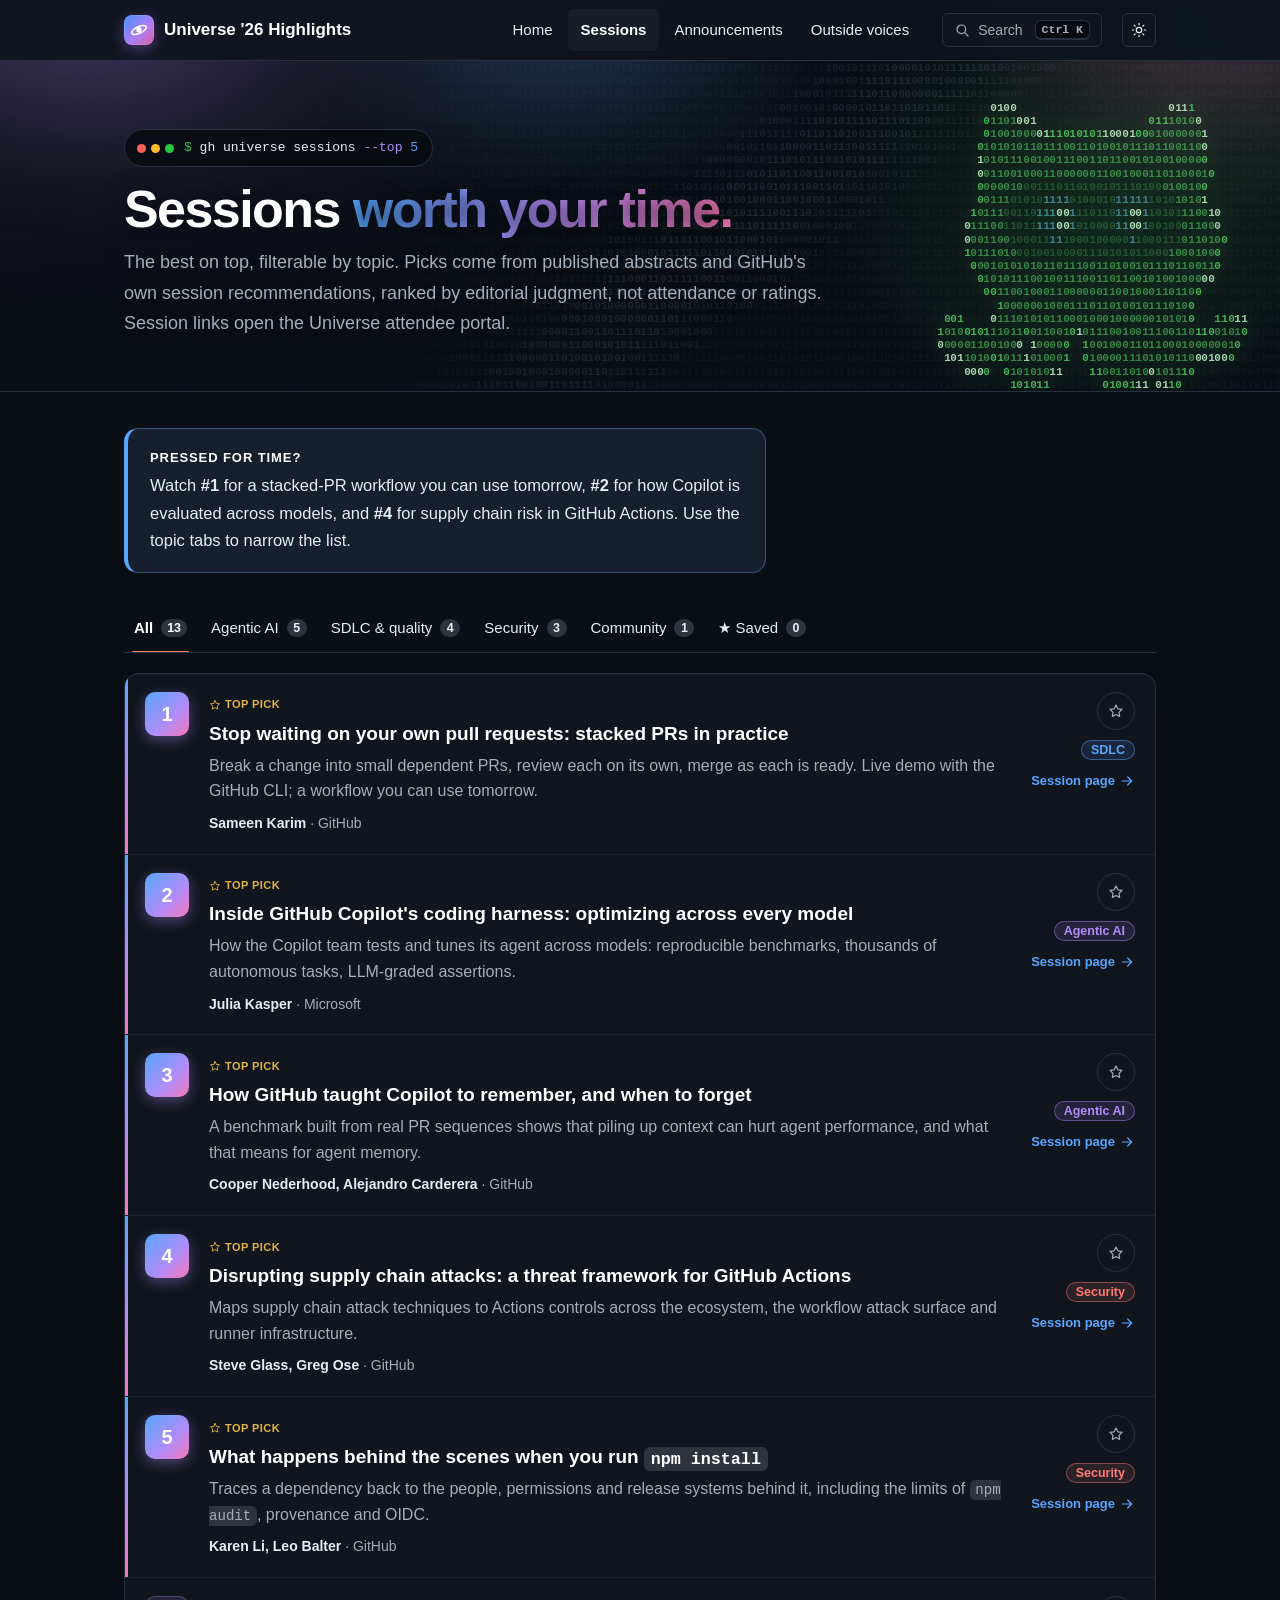
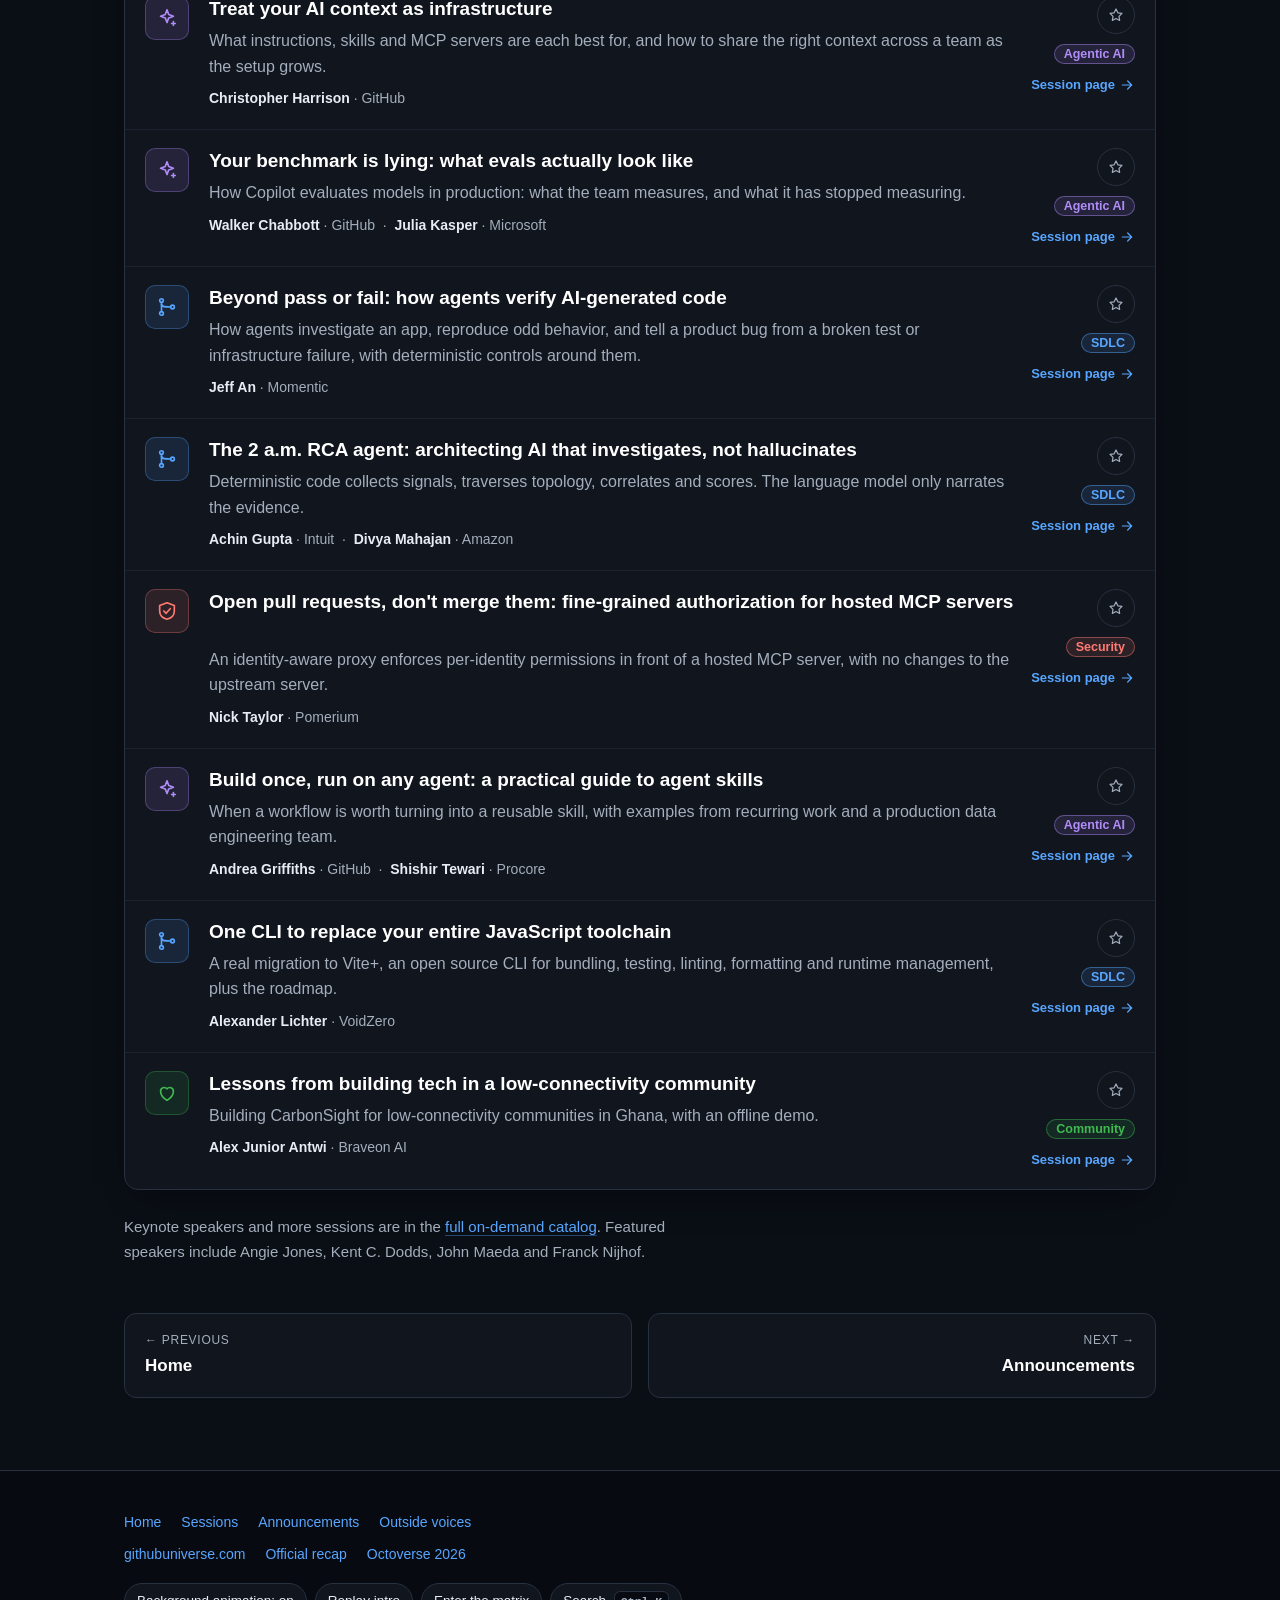
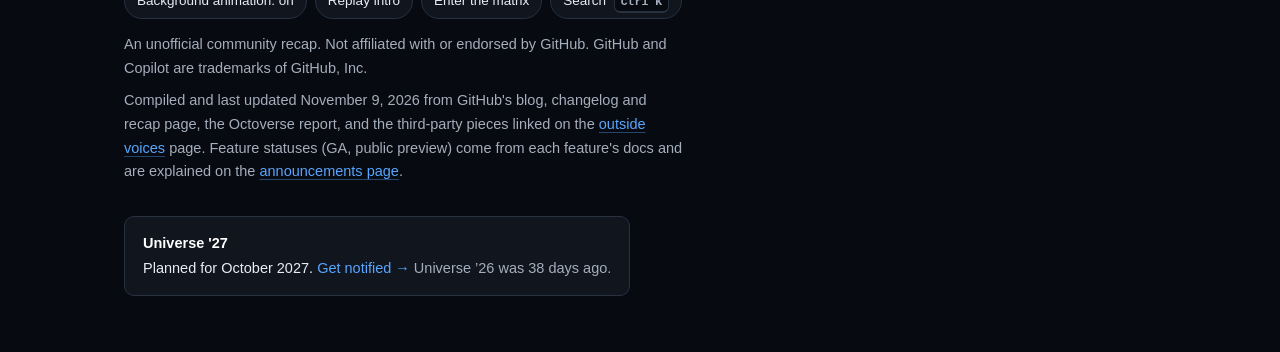
<file: sessions.html>
<!doctype html>
<html lang="en">
<head>
  <meta charset="utf-8">
  <meta name="viewport" content="width=device-width, initial-scale=1">
  <title>Sessions · GitHub Universe '26 Highlights</title>
  <meta name="description" content="The GitHub Universe 2026 sessions worth your time, ranked and filterable by topic: agentic AI, SDLC and quality, security, community.">
  <meta property="og:title" content="GitHub Universe '26: sessions worth your time">
  <meta property="og:description" content="The GitHub Universe 2026 sessions worth your time, ranked and filterable by topic: agentic AI, SDLC and quality, security, community.">
  <meta name="theme-color" content="#0d1117">
  <link rel="icon" href="assets/favicon.svg" type="image/svg+xml">
  <script>(function(){var t='dark';try{t=localStorage.getItem('u26-theme')||'dark'}catch(e){}var q=/[?&]theme=(light|dark)/.exec(location.search);if(q)t=q[1];document.documentElement.dataset.theme=t;try{var m=localStorage.getItem('u26-motion');if(m)document.documentElement.dataset.motion=m}catch(e){}})()</script>
  <link rel="stylesheet" href="assets/style.css">
  <script>(function(){var d=document.documentElement,q=location.search,h=/(^|\/)(index\.html)?$/.test(location.pathname),r=matchMedia('(prefers-reduced-motion: reduce)').matches,ok=h&&!r&&d.dataset.motion!=='off'&&!navigator.webdriver&&!/[?&]boot=0/.test(q);try{if(sessionStorage.getItem('u26-booted')&&!/[?&]boot=1/.test(q))ok=false}catch(e){}if(/[?&]boot=1/.test(q)&&h&&!r)ok=true;if(ok)d.classList.add('booting')})()</script>
  <script src="assets/app.js" defer></script>
  <script src="assets/octocat.js" defer></script>
  <script src="assets/fx.js" defer></script>
  <script src="assets/search-index.js" defer></script>
  <script src="assets/palette.js" defer></script>
</head>
<body data-page="sessions">

<svg width="0" height="0" style="position:absolute" aria-hidden="true">
  <defs>
    <symbol id="i-spark" viewBox="0 0 24 24"><path d="M12 3l1.9 5.1L19 10l-5.1 1.9L12 17l-1.9-5.1L5 10l5.1-1.9z"/><path d="M19 16v4M17 18h4"/></symbol>
    <symbol id="i-eye" viewBox="0 0 24 24"><path d="M2 12s3.6-7 10-7 10 7 10 7-3.6 7-10 7S2 12 2 12z"/><circle cx="12" cy="12" r="3"/></symbol>
    <symbol id="i-shield" viewBox="0 0 24 24"><path d="M12 3l8 3v6c0 4.4-3.2 7.7-8 9-4.8-1.3-8-4.6-8-9V6z"/><path d="M8.5 12l2.5 2.5 4.5-5"/></symbol>
    <symbol id="i-merge" viewBox="0 0 24 24"><circle cx="6" cy="5" r="2"/><circle cx="6" cy="19" r="2"/><circle cx="18" cy="12" r="2"/><path d="M6 7v10"/><path d="M6 9c0 3 4 3 10 3"/></symbol>
    <symbol id="i-heart" viewBox="0 0 24 24"><path d="M12 20s-7-4.4-7-10a4 4 0 017-2.6A4 4 0 0119 10c0 5.6-7 10-7 10z"/></symbol>
    <symbol id="i-star" viewBox="0 0 24 24"><path d="M12 3l2.8 5.7 6.2.9-4.5 4.4 1 6.2-5.5-2.9-5.5 2.9 1-6.2L3 9.6l6.2-.9z"/></symbol>
    <symbol id="i-sun" viewBox="0 0 24 24"><circle cx="12" cy="12" r="4"/><path d="M12 2v2M12 20v2M4.9 4.9l1.4 1.4M17.7 17.7l1.4 1.4M2 12h2M20 12h2M4.9 19.1l1.4-1.4M17.7 6.3l1.4-1.4"/></symbol>
    <symbol id="i-moon" viewBox="0 0 24 24"><path d="M20 14.5A8 8 0 019.5 4 8 8 0 1020 14.5z"/></symbol>
    <symbol id="i-arrow" viewBox="0 0 24 24"><path d="M5 12h14M13 6l6 6-6 6"/></symbol>
    <symbol id="i-pin" viewBox="0 0 24 24"><path d="M12 21s7-5.5 7-11a7 7 0 10-14 0c0 5.5 7 11 7 11z"/><circle cx="12" cy="10" r="2.5"/></symbol>
    <symbol id="i-cal" viewBox="0 0 24 24"><rect x="3" y="5" width="18" height="16" rx="2"/><path d="M3 10h18M8 3v4M16 3v4"/></symbol>
    <symbol id="i-server" viewBox="0 0 24 24"><rect x="3" y="4" width="18" height="7" rx="2"/><rect x="3" y="13" width="18" height="7" rx="2"/><path d="M7 7.5h.01M7 16.5h.01"/></symbol>
    <symbol id="i-tag" viewBox="0 0 24 24"><path d="M3 12V4h8l10 10-8 8z"/><circle cx="7.5" cy="8.5" r="1"/></symbol>
    <symbol id="i-chart" viewBox="0 0 24 24"><path d="M4 20V10M10 20V4M16 20v-7M2 21h20"/></symbol>
    <symbol id="i-ext" viewBox="0 0 24 24"><path d="M14 4h6v6M20 4l-9 9M18 14v5a1 1 0 01-1 1H5a1 1 0 01-1-1V7a1 1 0 011-1h5"/></symbol>
    <symbol id="i-code" viewBox="0 0 24 24"><path d="M8 8l-4 4 4 4M16 8l4 4-4 4M14 5l-4 14"/></symbol>
    <symbol id="i-play" viewBox="0 0 24 24"><rect x="3" y="4" width="18" height="16" rx="3"/><path d="M10 9l5 3-5 3z"/></symbol>
    <symbol id="i-list" viewBox="0 0 24 24"><path d="M8 6h13M8 12h13M8 18h13M3.5 6h.01M3.5 12h.01M3.5 18h.01"/></symbol>
    <symbol id="i-chat" viewBox="0 0 24 24"><path d="M4 5h16v11H9l-5 4z"/><path d="M8 9.5h8M8 12.5h5"/></symbol>
    <symbol id="i-home" viewBox="0 0 24 24"><path d="M3 11l9-7 9 7v9a1 1 0 01-1 1h-5v-6H9v6H4a1 1 0 01-1-1z"/></symbol>
    <symbol id="i-search" viewBox="0 0 24 24"><circle cx="11" cy="11" r="6.5"/><path d="M16 16l5 5"/></symbol>
    <symbol id="i-link" viewBox="0 0 24 24"><path d="M10 14a4 4 0 005.7 0l3-3a4 4 0 00-5.7-5.7l-1 1M14 10a4 4 0 00-5.7 0l-3 3a4 4 0 005.7 5.7l1-1"/></symbol>
    <symbol id="i-orbit" viewBox="0 0 24 24"><ellipse cx="12" cy="12" rx="9.5" ry="4" transform="rotate(-25 12 12)"/><circle cx="12" cy="12" r="3.2" fill="currentColor" stroke="none"/></symbol>
  </defs>
</svg>

<a class="skip" href="#main">Skip to content</a>
<div class="progress" aria-hidden="true"></div>

<header class="site-header">
  <div class="wrap">
    <a class="brand" href="./">
      <span class="logo"><svg class="i" style="width:20px;height:20px"><use href="#i-orbit"/></svg></span>
      <span>Universe '26 Highlights</span>
    </a>
    <nav class="nav" aria-label="Primary">
      <a href="./"><svg class="i nav-ico" aria-hidden="true"><use href="#i-home"/></svg><span>Home</span></a>
      <a href="sessions.html" aria-current="page"><svg class="i nav-ico" aria-hidden="true"><use href="#i-play"/></svg><span>Sessions</span></a>
      <a href="announcements.html"><svg class="i nav-ico" aria-hidden="true"><use href="#i-list"/></svg><span>Announcements</span></a>
      <a href="voices.html"><svg class="i nav-ico" aria-hidden="true"><use href="#i-chat"/></svg><span>Outside voices</span></a>
    </nav>
    <button class="icon-btn search-btn" type="button" data-palette-open aria-label="Search (Ctrl K)" title="Search · Ctrl K"><svg class="i" aria-hidden="true"><use href="#i-search"/></svg><span class="search-label">Search</span><kbd>Ctrl K</kbd></button>
    <button class="icon-btn" type="button" data-theme-toggle aria-label="Toggle light and dark theme" title="Toggle theme">
      <svg class="i sun"><use href="#i-sun"/></svg><svg class="i moon"><use href="#i-moon"/></svg>
    </button>
  </div>
</header>

<main id="main">
  <div class="page-head">
    <div class="aurora" aria-hidden="true"><i></i><i></i><i></i></div>
    <canvas class="octo" data-octo="head" aria-hidden="true"></canvas>
    <div class="wrap">
      <div class="term mono"><span class="dots" aria-hidden="true"><b></b><b></b><b></b></span><span><span class="p">$</span> gh universe sessions <span class="f">--top</span> <span class="s">5</span></span></div>
      <h1>Sessions <span class="grad">worth your time.</span></h1>
      <p>The best on top, filterable by topic. Picks come from published abstracts and GitHub's own session recommendations, ranked by editorial judgment, not attendance or ratings. Session links open the Universe attendee portal.</p>
    </div>
  </div>

  <div class="wrap page-body">
      <div class="glance"><b>Pressed for time?</b>Watch <strong>#1</strong> for a stacked-PR workflow you can use tomorrow, <strong>#2</strong> for how Copilot is evaluated across models, and <strong>#4</strong> for supply chain risk in GitHub Actions. Use the topic tabs to narrow the list.</div>
      <div class="tabs" data-tabs data-items=".sess[data-cat]" hidden role="group" aria-label="Filter sessions by topic">
        <button class="tab" data-filter="all" aria-pressed="true">All <span class="counter">13</span></button>
        <button class="tab" data-filter="agentic" aria-pressed="false">Agentic AI <span class="counter">5</span></button>
        <button class="tab" data-filter="sdlc" aria-pressed="false">SDLC &amp; quality <span class="counter">4</span></button>
        <button class="tab" data-filter="security" aria-pressed="false">Security <span class="counter">3</span></button>
        <button class="tab" data-filter="community" aria-pressed="false">Community <span class="counter">1</span></button>
        <button class="tab" data-filter="saved" aria-pressed="false">★ Saved <span class="counter">0</span></button>
      </div>

      <ul class="list reveal">
        <li class="sess top" id="s1" data-cat="sdlc" style="--c:var(--accent)">
          <div class="lead">1</div>
          <div>
            <span class="pick"><svg class="i" style="width:12px;height:12px"><use href="#i-star"/></svg> Top pick</span>
            <h3><a href="https://reg.githubuniverse.com/flow/github/universe26/attendee-portal/page/sessioncatalog/session/1777610662772001qS4e">Stop waiting on your own pull requests: stacked PRs in practice</a></h3>
            <p>Break a change into small dependent PRs, review each on its own, merge as each is ready. Live demo with the GitHub CLI; a workflow you can use tomorrow.</p>
            <div class="by"><b>Sameen Karim</b> · GitHub</div>
          </div>
          <div class="side"><button class="save" type="button" aria-pressed="false" aria-label="Save this session" title="Save"><svg class="i"><use href="#i-star"/></svg></button><span class="label c-sdlc">SDLC</span><a class="go" href="https://reg.githubuniverse.com/flow/github/universe26/attendee-portal/page/sessioncatalog/session/1777610662772001qS4e">Session page <svg class="i"><use href="#i-arrow"/></svg></a></div>
        </li>
        <li class="sess top" id="s2" data-cat="agentic" style="--c:var(--purple)">
          <div class="lead">2</div>
          <div>
            <span class="pick"><svg class="i" style="width:12px;height:12px"><use href="#i-star"/></svg> Top pick</span>
            <h3><a href="https://reg.githubuniverse.com/flow/github/universe26/attendee-portal/page/sessioncatalog/session/1777584211997001vbxd">Inside GitHub Copilot's coding harness: optimizing across every model</a></h3>
            <p>How the Copilot team tests and tunes its agent across models: reproducible benchmarks, thousands of autonomous tasks, LLM-graded assertions.</p>
            <div class="by"><b>Julia Kasper</b> · Microsoft</div>
          </div>
          <div class="side"><button class="save" type="button" aria-pressed="false" aria-label="Save this session" title="Save"><svg class="i"><use href="#i-star"/></svg></button><span class="label c-agent">Agentic AI</span><a class="go" href="https://reg.githubuniverse.com/flow/github/universe26/attendee-portal/page/sessioncatalog/session/1777584211997001vbxd">Session page <svg class="i"><use href="#i-arrow"/></svg></a></div>
        </li>
        <li class="sess top" id="s3" data-cat="agentic" style="--c:var(--purple)">
          <div class="lead">3</div>
          <div>
            <span class="pick"><svg class="i" style="width:12px;height:12px"><use href="#i-star"/></svg> Top pick</span>
            <h3><a href="https://reg.githubuniverse.com/flow/github/universe26/attendee-portal/page/sessioncatalog/session/1777557576923001fNOZ">How GitHub taught Copilot to remember, and when to forget</a></h3>
            <p>A benchmark built from real PR sequences shows that piling up context can hurt agent performance, and what that means for agent memory.</p>
            <div class="by"><b>Cooper Nederhood, Alejandro Carderera</b> · GitHub</div>
          </div>
          <div class="side"><button class="save" type="button" aria-pressed="false" aria-label="Save this session" title="Save"><svg class="i"><use href="#i-star"/></svg></button><span class="label c-agent">Agentic AI</span><a class="go" href="https://reg.githubuniverse.com/flow/github/universe26/attendee-portal/page/sessioncatalog/session/1777557576923001fNOZ">Session page <svg class="i"><use href="#i-arrow"/></svg></a></div>
        </li>
        <li class="sess top" id="s4" data-cat="security" style="--c:var(--red)">
          <div class="lead">4</div>
          <div>
            <span class="pick"><svg class="i" style="width:12px;height:12px"><use href="#i-star"/></svg> Top pick</span>
            <h3><a href="https://reg.githubuniverse.com/flow/github/universe26/attendee-portal/page/sessioncatalog/session/1777658986177001QNCH">Disrupting supply chain attacks: a threat framework for GitHub Actions</a></h3>
            <p>Maps supply chain attack techniques to Actions controls across the ecosystem, the workflow attack surface and runner infrastructure.</p>
            <div class="by"><b>Steve Glass, Greg Ose</b> · GitHub</div>
          </div>
          <div class="side"><button class="save" type="button" aria-pressed="false" aria-label="Save this session" title="Save"><svg class="i"><use href="#i-star"/></svg></button><span class="label c-sec">Security</span><a class="go" href="https://reg.githubuniverse.com/flow/github/universe26/attendee-portal/page/sessioncatalog/session/1777658986177001QNCH">Session page <svg class="i"><use href="#i-arrow"/></svg></a></div>
        </li>
        <li class="sess top" id="s5" data-cat="security" style="--c:var(--red)">
          <div class="lead">5</div>
          <div>
            <span class="pick"><svg class="i" style="width:12px;height:12px"><use href="#i-star"/></svg> Top pick</span>
            <h3><a href="https://reg.githubuniverse.com/flow/github/universe26/attendee-portal/page/sessioncatalog/session/1777602763278001LSdB">What happens behind the scenes when you run <code>npm install</code></a></h3>
            <p>Traces a dependency back to the people, permissions and release systems behind it, including the limits of <code>npm audit</code>, provenance and OIDC.</p>
            <div class="by"><b>Karen Li, Leo Balter</b> · GitHub</div>
          </div>
          <div class="side"><button class="save" type="button" aria-pressed="false" aria-label="Save this session" title="Save"><svg class="i"><use href="#i-star"/></svg></button><span class="label c-sec">Security</span><a class="go" href="https://reg.githubuniverse.com/flow/github/universe26/attendee-portal/page/sessioncatalog/session/1777602763278001LSdB">Session page <svg class="i"><use href="#i-arrow"/></svg></a></div>
        </li>

        <li class="sess" id="s6" data-cat="agentic" style="--c:var(--purple)">
          <div class="lead"><svg class="i lg"><use href="#i-spark"/></svg></div>
          <div>
            <h3><a href="https://reg.githubuniverse.com/flow/github/universe26/attendee-portal/page/sessioncatalog/session/1778275240014001huB4">Treat your AI context as infrastructure</a></h3>
            <p>What instructions, skills and MCP servers are each best for, and how to share the right context across a team as the setup grows.</p>
            <div class="by"><b>Christopher Harrison</b> · GitHub</div>
          </div>
          <div class="side"><button class="save" type="button" aria-pressed="false" aria-label="Save this session" title="Save"><svg class="i"><use href="#i-star"/></svg></button><span class="label c-agent">Agentic AI</span><a class="go" href="https://reg.githubuniverse.com/flow/github/universe26/attendee-portal/page/sessioncatalog/session/1778275240014001huB4">Session page <svg class="i"><use href="#i-arrow"/></svg></a></div>
        </li>
        <li class="sess" id="s7" data-cat="agentic" style="--c:var(--purple)">
          <div class="lead"><svg class="i lg"><use href="#i-spark"/></svg></div>
          <div>
            <h3><a href="https://reg.githubuniverse.com/flow/github/universe26/attendee-portal/page/sessioncatalog/session/1776460904386001a8nL">Your benchmark is lying: what evals actually look like</a></h3>
            <p>How Copilot evaluates models in production: what the team measures, and what it has stopped measuring.</p>
            <div class="by"><b>Walker Chabbott</b> · GitHub &nbsp;·&nbsp; <b>Julia Kasper</b> · Microsoft</div>
          </div>
          <div class="side"><button class="save" type="button" aria-pressed="false" aria-label="Save this session" title="Save"><svg class="i"><use href="#i-star"/></svg></button><span class="label c-agent">Agentic AI</span><a class="go" href="https://reg.githubuniverse.com/flow/github/universe26/attendee-portal/page/sessioncatalog/session/1776460904386001a8nL">Session page <svg class="i"><use href="#i-arrow"/></svg></a></div>
        </li>
        <li class="sess" id="s8" data-cat="sdlc" style="--c:var(--accent)">
          <div class="lead"><svg class="i lg"><use href="#i-merge"/></svg></div>
          <div>
            <h3><a href="https://reg.githubuniverse.com/flow/github/universe26/attendee-portal/page/sessioncatalog/session/1787615869752001IyaJ">Beyond pass or fail: how agents verify AI-generated code</a></h3>
            <p>How agents investigate an app, reproduce odd behavior, and tell a product bug from a broken test or infrastructure failure, with deterministic controls around them.</p>
            <div class="by"><b>Jeff An</b> · Momentic</div>
          </div>
          <div class="side"><button class="save" type="button" aria-pressed="false" aria-label="Save this session" title="Save"><svg class="i"><use href="#i-star"/></svg></button><span class="label c-sdlc">SDLC</span><a class="go" href="https://reg.githubuniverse.com/flow/github/universe26/attendee-portal/page/sessioncatalog/session/1787615869752001IyaJ">Session page <svg class="i"><use href="#i-arrow"/></svg></a></div>
        </li>
        <li class="sess" id="s9" data-cat="sdlc" style="--c:var(--accent)">
          <div class="lead"><svg class="i lg"><use href="#i-merge"/></svg></div>
          <div>
            <h3><a href="https://reg.githubuniverse.com/flow/github/universe26/attendee-portal/page/sessioncatalog/session/1777687372042001GE87">The 2 a.m. RCA agent: architecting AI that investigates, not hallucinates</a></h3>
            <p>Deterministic code collects signals, traverses topology, correlates and scores. The language model only narrates the evidence.</p>
            <div class="by"><b>Achin Gupta</b> · Intuit &nbsp;·&nbsp; <b>Divya Mahajan</b> · Amazon</div>
          </div>
          <div class="side"><button class="save" type="button" aria-pressed="false" aria-label="Save this session" title="Save"><svg class="i"><use href="#i-star"/></svg></button><span class="label c-sdlc">SDLC</span><a class="go" href="https://reg.githubuniverse.com/flow/github/universe26/attendee-portal/page/sessioncatalog/session/1777687372042001GE87">Session page <svg class="i"><use href="#i-arrow"/></svg></a></div>
        </li>
        <li class="sess" id="s10" data-cat="security" style="--c:var(--red)">
          <div class="lead"><svg class="i lg"><use href="#i-shield"/></svg></div>
          <div>
            <h3><a href="https://reg.githubuniverse.com/flow/github/universe26/attendee-portal/page/sessioncatalog/session/1777489102123001ThSM">Open pull requests, don't merge them: fine-grained authorization for hosted MCP servers</a></h3>
            <p>An identity-aware proxy enforces per-identity permissions in front of a hosted MCP server, with no changes to the upstream server.</p>
            <div class="by"><b>Nick Taylor</b> · Pomerium</div>
          </div>
          <div class="side"><button class="save" type="button" aria-pressed="false" aria-label="Save this session" title="Save"><svg class="i"><use href="#i-star"/></svg></button><span class="label c-sec">Security</span><a class="go" href="https://reg.githubuniverse.com/flow/github/universe26/attendee-portal/page/sessioncatalog/session/1777489102123001ThSM">Session page <svg class="i"><use href="#i-arrow"/></svg></a></div>
        </li>
        <li class="sess" id="s11" data-cat="agentic" style="--c:var(--purple)">
          <div class="lead"><svg class="i lg"><use href="#i-spark"/></svg></div>
          <div>
            <h3><a href="https://reg.githubuniverse.com/flow/github/universe26/attendee-portal/page/sessioncatalog/session/1785179690271001xi4A">Build once, run on any agent: a practical guide to agent skills</a></h3>
            <p>When a workflow is worth turning into a reusable skill, with examples from recurring work and a production data engineering team.</p>
            <div class="by"><b>Andrea Griffiths</b> · GitHub &nbsp;·&nbsp; <b>Shishir Tewari</b> · Procore</div>
          </div>
          <div class="side"><button class="save" type="button" aria-pressed="false" aria-label="Save this session" title="Save"><svg class="i"><use href="#i-star"/></svg></button><span class="label c-agent">Agentic AI</span><a class="go" href="https://reg.githubuniverse.com/flow/github/universe26/attendee-portal/page/sessioncatalog/session/1785179690271001xi4A">Session page <svg class="i"><use href="#i-arrow"/></svg></a></div>
        </li>
        <li class="sess" id="s12" data-cat="sdlc" style="--c:var(--accent)">
          <div class="lead"><svg class="i lg"><use href="#i-merge"/></svg></div>
          <div>
            <h3><a href="https://reg.githubuniverse.com/flow/github/universe26/attendee-portal/page/sessioncatalog/session/1776349155958001oTwn">One CLI to replace your entire JavaScript toolchain</a></h3>
            <p>A real migration to Vite+, an open source CLI for bundling, testing, linting, formatting and runtime management, plus the roadmap.</p>
            <div class="by"><b>Alexander Lichter</b> · VoidZero</div>
          </div>
          <div class="side"><button class="save" type="button" aria-pressed="false" aria-label="Save this session" title="Save"><svg class="i"><use href="#i-star"/></svg></button><span class="label c-sdlc">SDLC</span><a class="go" href="https://reg.githubuniverse.com/flow/github/universe26/attendee-portal/page/sessioncatalog/session/1776349155958001oTwn">Session page <svg class="i"><use href="#i-arrow"/></svg></a></div>
        </li>
        <li class="sess" id="s13" data-cat="community" style="--c:var(--green)">
          <div class="lead"><svg class="i lg"><use href="#i-heart"/></svg></div>
          <div>
            <h3><a href="https://reg.githubuniverse.com/flow/github/universe26/attendee-portal/page/sessioncatalog/session/1775902696655001nnFo">Lessons from building tech in a low-connectivity community</a></h3>
            <p>Building CarbonSight for low-connectivity communities in Ghana, with an offline demo.</p>
            <div class="by"><b>Alex Junior Antwi</b> · Braveon AI</div>
          </div>
          <div class="side"><button class="save" type="button" aria-pressed="false" aria-label="Save this session" title="Save"><svg class="i"><use href="#i-star"/></svg></button><span class="label c-comm">Community</span><a class="go" href="https://reg.githubuniverse.com/flow/github/universe26/attendee-portal/page/sessioncatalog/session/1775902696655001nnFo">Session page <svg class="i"><use href="#i-arrow"/></svg></a></div>
        </li>
      </ul>
      <p class="empty-saved" hidden>No saved sessions yet. Tap the star on a session to keep it here. Saved picks stay in this browser only.</p>

      <p class="note">Keynote speakers and more sessions are in the <a href="https://reg.githubuniverse.com/flow/github/universe26/attendee-portal/page/sessioncatalog?tab.allsessions=1783449560443001ldrh&amp;search.deliveryformat=1692799009854002CBbz">full on-demand catalog</a>. Featured speakers include Angie Jones, Kent C. Dodds, John Maeda and Franck Nijhof.</p>

      <nav class="pager" aria-label="Pages"><a class="prev" href="./"><small>&larr; Previous</small><b>Home</b></a><a class="next" href="announcements.html"><small>Next &rarr;</small><b>Announcements</b></a></nav>
  </div>
</main>

<footer class="site-footer">
  <div class="wrap">
    <div class="row">
      <div>
        <div class="nav-foot">
          <a href="./">Home</a>
          <a href="sessions.html">Sessions</a>
          <a href="announcements.html">Announcements</a>
          <a href="voices.html">Outside voices</a>
        </div>
        <div class="links" style="margin-bottom:16px">
          <a href="https://githubuniverse.com/">githubuniverse.com</a>
          <a href="https://github.com/events/universe/recap">Official recap</a>
          <a href="https://octoverse.github.com/">Octoverse 2026</a>
        </div>
        <p class="fx-row"><button class="motion-btn" type="button" data-motion-toggle>Background animation: on</button> <button class="motion-btn" type="button" data-replay>Replay intro</button> <button class="motion-btn" type="button" data-matrix>Enter the matrix</button> <button class="motion-btn" type="button" data-palette-open>Search <kbd>Ctrl K</kbd></button></p>
        <p>An unofficial community recap. Not affiliated with or endorsed by GitHub. GitHub and Copilot are trademarks of GitHub, Inc.</p>
        <p>Compiled and last updated November 9, 2026 from GitHub's blog, changelog and recap page, the Octoverse report, and the third-party pieces linked on the <a href="voices.html">outside voices</a> page. Feature statuses (GA, public preview) come from each feature's docs and are explained on the <a href="announcements.html">announcements page</a>.</p>
      </div>
      <div class="next"><b>Universe '27</b>Planned for October 2027. <a href="https://reg.githubuniverse.com/flow/github/universe26/getnotified">Get notified &rarr;</a><span class="since" data-since="2026-10-28"></span></div>
    </div>
  </div>
</footer>

</body>
</html>
</file>
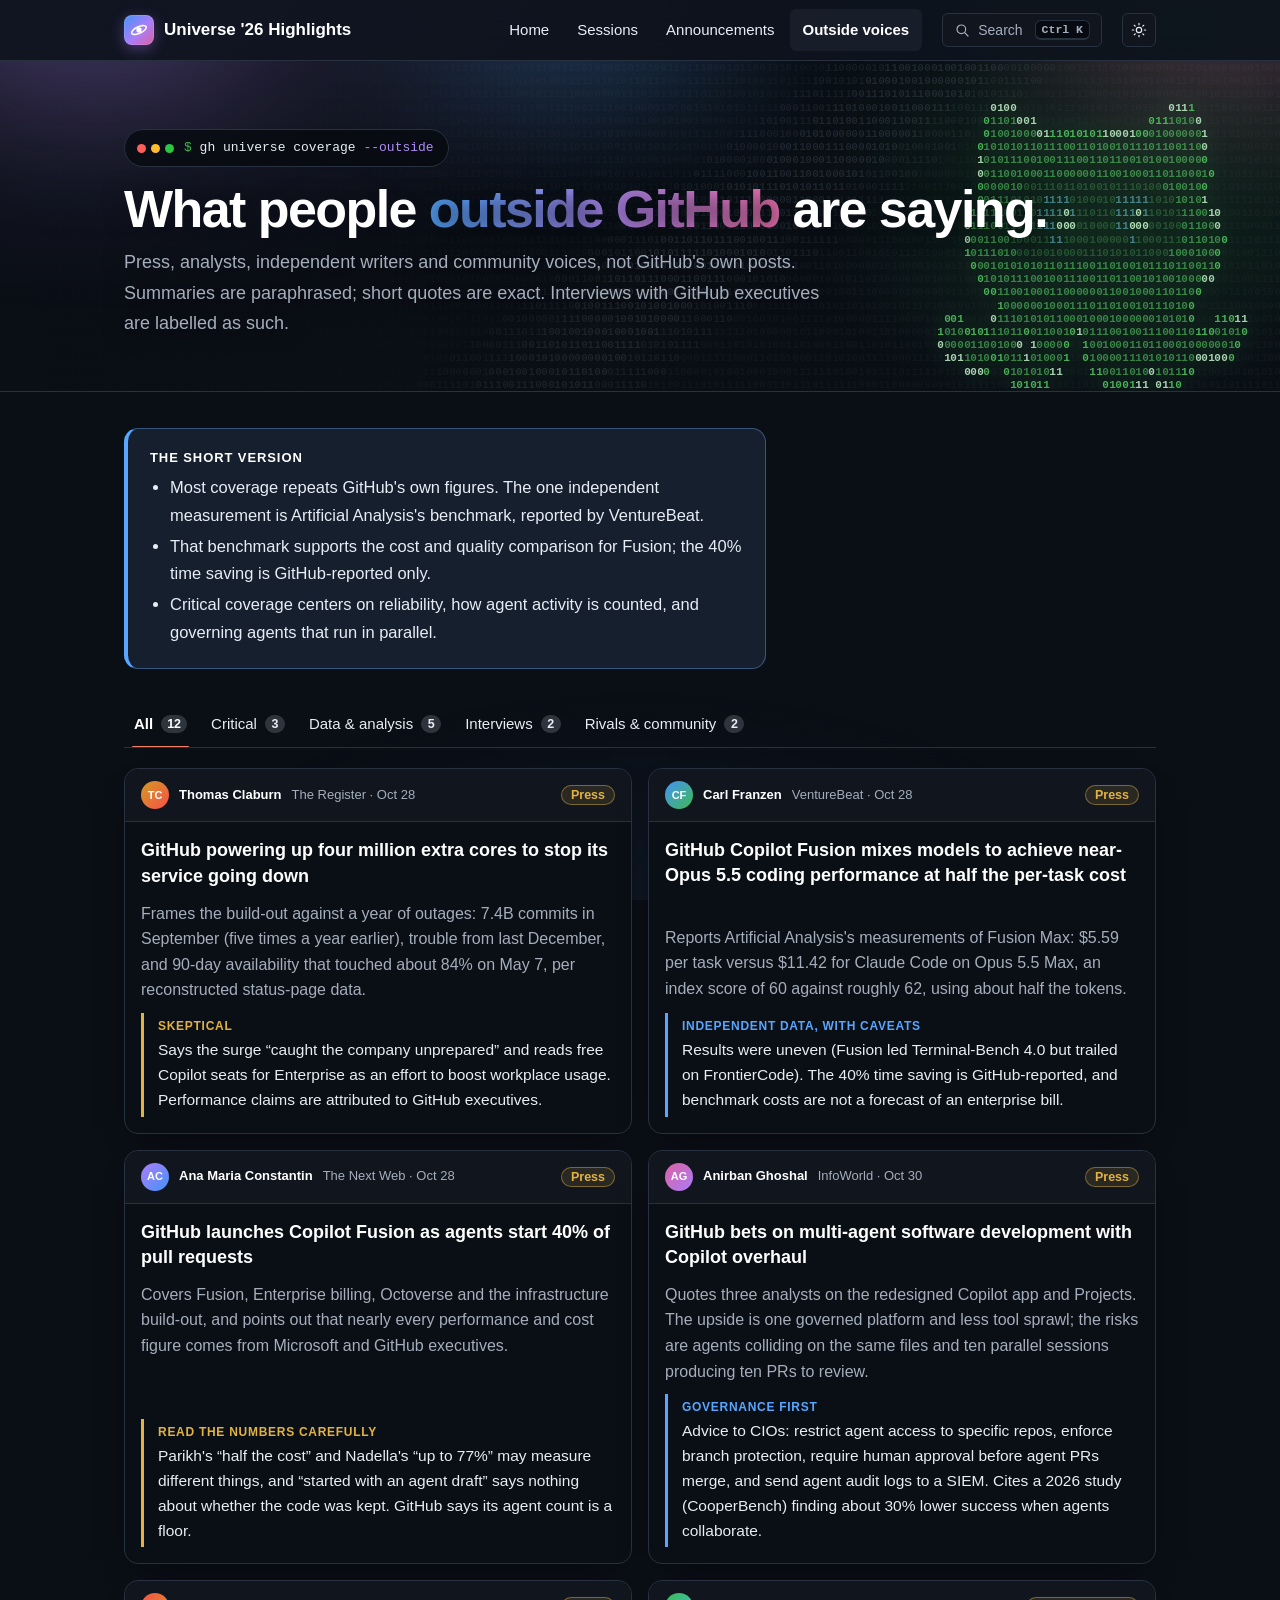
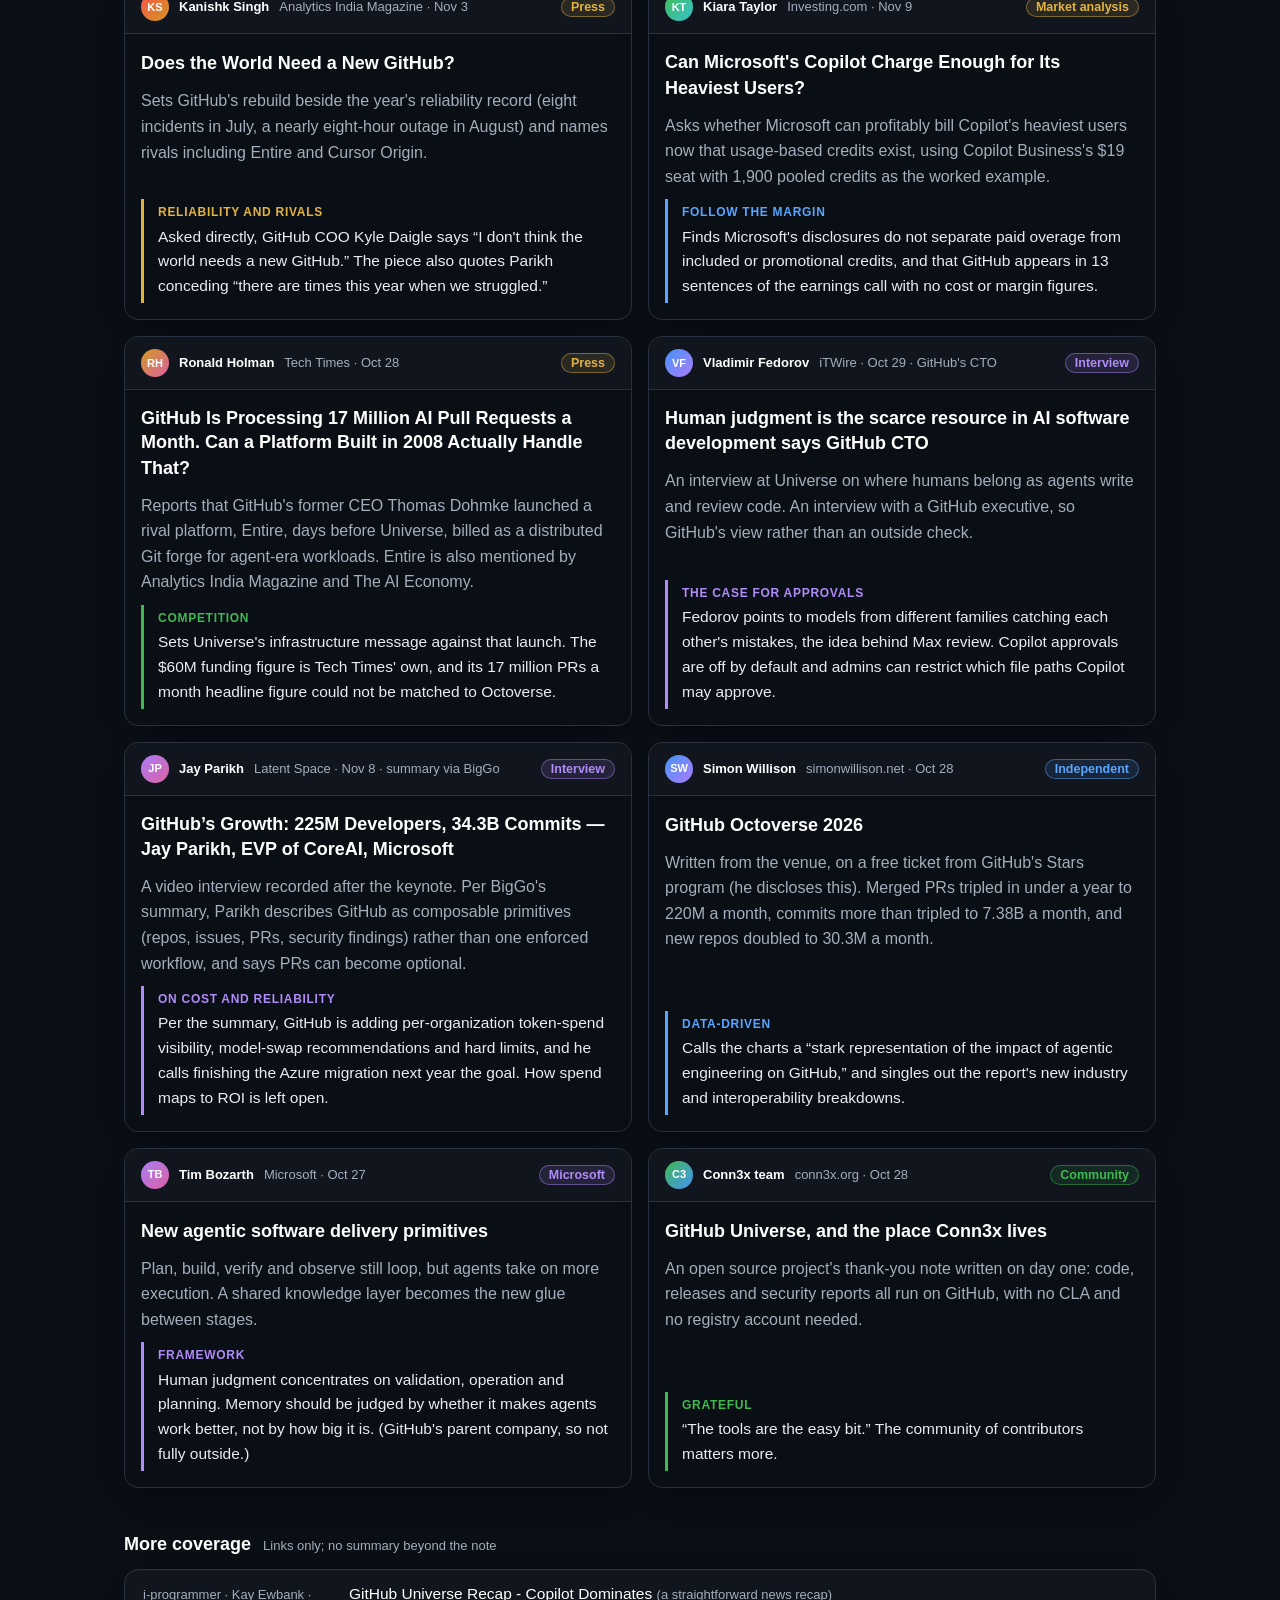
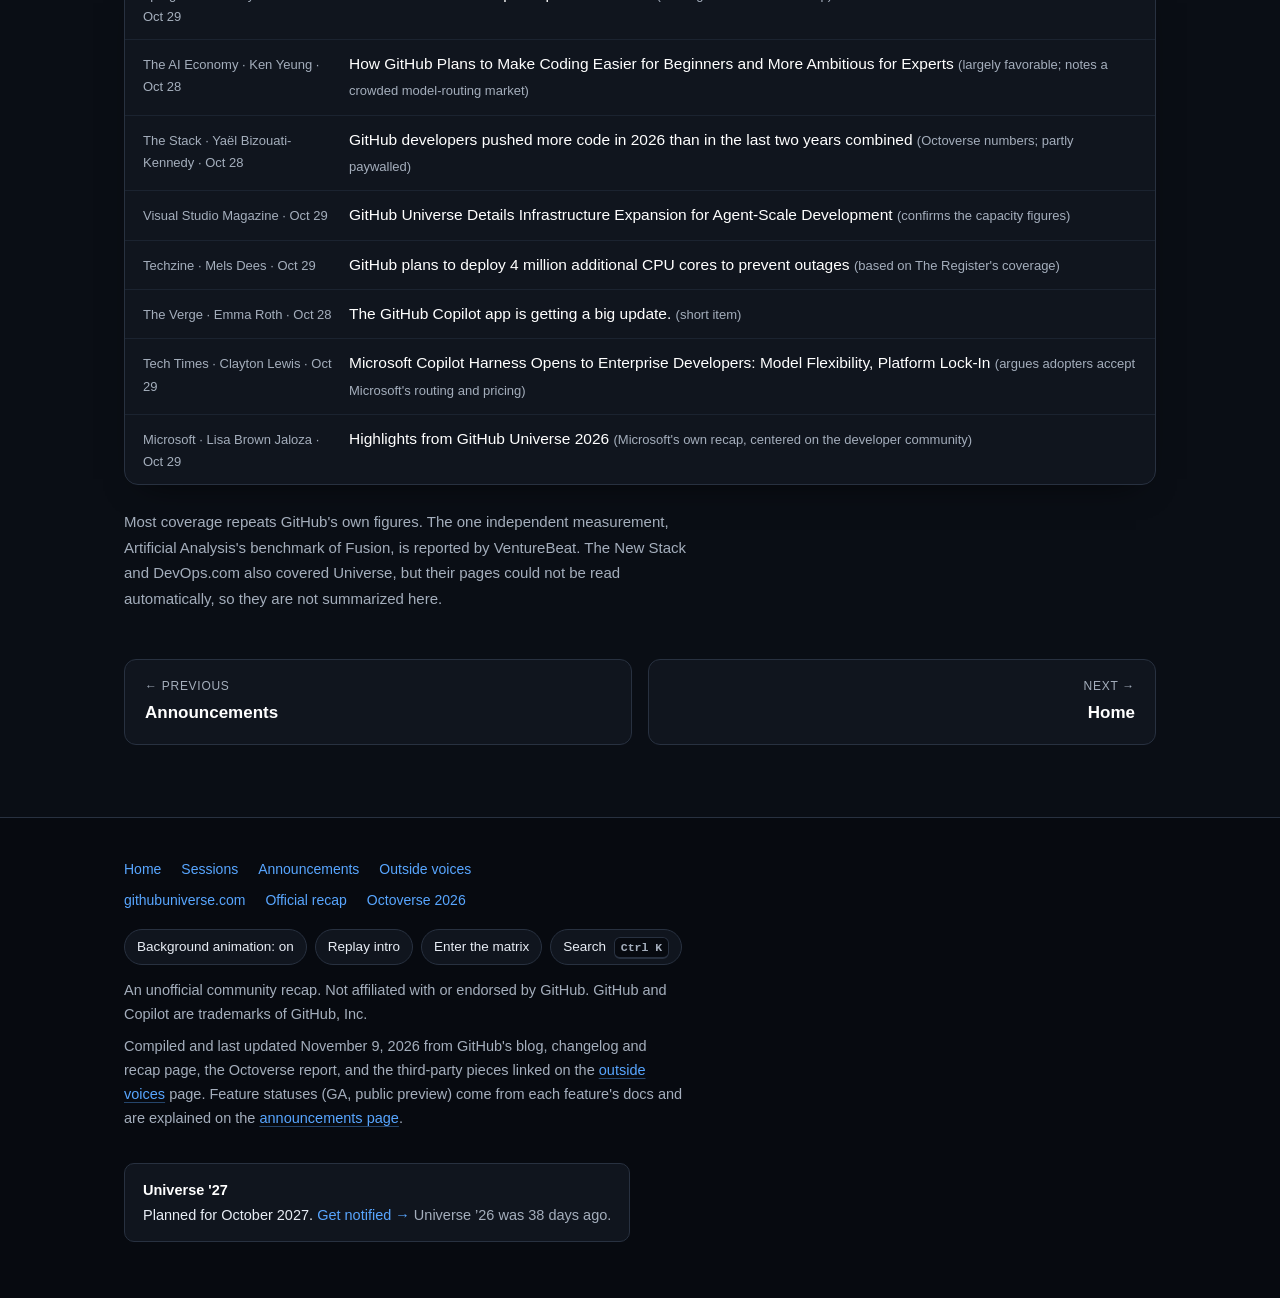
<file: voices.html>
<!doctype html>
<html lang="en">
<head>
  <meta charset="utf-8">
  <meta name="viewport" content="width=device-width, initial-scale=1">
  <title>Outside voices · GitHub Universe '26 Highlights</title>
  <meta name="description" content="What press, analysts, independent writers and the community said about GitHub Universe 2026, including the one independent benchmark of Copilot Fusion.">
  <meta property="og:title" content="GitHub Universe '26: what people outside GitHub are saying">
  <meta property="og:description" content="What press, analysts, independent writers and the community said about GitHub Universe 2026, including the one independent benchmark of Copilot Fusion.">
  <meta name="theme-color" content="#0d1117">
  <link rel="icon" href="assets/favicon.svg" type="image/svg+xml">
  <script>(function(){var t='dark';try{t=localStorage.getItem('u26-theme')||'dark'}catch(e){}var q=/[?&]theme=(light|dark)/.exec(location.search);if(q)t=q[1];document.documentElement.dataset.theme=t;try{var m=localStorage.getItem('u26-motion');if(m)document.documentElement.dataset.motion=m}catch(e){}})()</script>
  <link rel="stylesheet" href="assets/style.css">
  <script>(function(){var d=document.documentElement,q=location.search,h=/(^|\/)(index\.html)?$/.test(location.pathname),r=matchMedia('(prefers-reduced-motion: reduce)').matches,ok=h&&!r&&d.dataset.motion!=='off'&&!navigator.webdriver&&!/[?&]boot=0/.test(q);try{if(sessionStorage.getItem('u26-booted')&&!/[?&]boot=1/.test(q))ok=false}catch(e){}if(/[?&]boot=1/.test(q)&&h&&!r)ok=true;if(ok)d.classList.add('booting')})()</script>
  <script src="assets/app.js" defer></script>
  <script src="assets/octocat.js" defer></script>
  <script src="assets/fx.js" defer></script>
  <script src="assets/search-index.js" defer></script>
  <script src="assets/palette.js" defer></script>
</head>
<body data-page="voices">

<svg width="0" height="0" style="position:absolute" aria-hidden="true">
  <defs>
    <symbol id="i-spark" viewBox="0 0 24 24"><path d="M12 3l1.9 5.1L19 10l-5.1 1.9L12 17l-1.9-5.1L5 10l5.1-1.9z"/><path d="M19 16v4M17 18h4"/></symbol>
    <symbol id="i-eye" viewBox="0 0 24 24"><path d="M2 12s3.6-7 10-7 10 7 10 7-3.6 7-10 7S2 12 2 12z"/><circle cx="12" cy="12" r="3"/></symbol>
    <symbol id="i-shield" viewBox="0 0 24 24"><path d="M12 3l8 3v6c0 4.4-3.2 7.7-8 9-4.8-1.3-8-4.6-8-9V6z"/><path d="M8.5 12l2.5 2.5 4.5-5"/></symbol>
    <symbol id="i-merge" viewBox="0 0 24 24"><circle cx="6" cy="5" r="2"/><circle cx="6" cy="19" r="2"/><circle cx="18" cy="12" r="2"/><path d="M6 7v10"/><path d="M6 9c0 3 4 3 10 3"/></symbol>
    <symbol id="i-heart" viewBox="0 0 24 24"><path d="M12 20s-7-4.4-7-10a4 4 0 017-2.6A4 4 0 0119 10c0 5.6-7 10-7 10z"/></symbol>
    <symbol id="i-star" viewBox="0 0 24 24"><path d="M12 3l2.8 5.7 6.2.9-4.5 4.4 1 6.2-5.5-2.9-5.5 2.9 1-6.2L3 9.6l6.2-.9z"/></symbol>
    <symbol id="i-sun" viewBox="0 0 24 24"><circle cx="12" cy="12" r="4"/><path d="M12 2v2M12 20v2M4.9 4.9l1.4 1.4M17.7 17.7l1.4 1.4M2 12h2M20 12h2M4.9 19.1l1.4-1.4M17.7 6.3l1.4-1.4"/></symbol>
    <symbol id="i-moon" viewBox="0 0 24 24"><path d="M20 14.5A8 8 0 019.5 4 8 8 0 1020 14.5z"/></symbol>
    <symbol id="i-arrow" viewBox="0 0 24 24"><path d="M5 12h14M13 6l6 6-6 6"/></symbol>
    <symbol id="i-pin" viewBox="0 0 24 24"><path d="M12 21s7-5.5 7-11a7 7 0 10-14 0c0 5.5 7 11 7 11z"/><circle cx="12" cy="10" r="2.5"/></symbol>
    <symbol id="i-cal" viewBox="0 0 24 24"><rect x="3" y="5" width="18" height="16" rx="2"/><path d="M3 10h18M8 3v4M16 3v4"/></symbol>
    <symbol id="i-server" viewBox="0 0 24 24"><rect x="3" y="4" width="18" height="7" rx="2"/><rect x="3" y="13" width="18" height="7" rx="2"/><path d="M7 7.5h.01M7 16.5h.01"/></symbol>
    <symbol id="i-tag" viewBox="0 0 24 24"><path d="M3 12V4h8l10 10-8 8z"/><circle cx="7.5" cy="8.5" r="1"/></symbol>
    <symbol id="i-chart" viewBox="0 0 24 24"><path d="M4 20V10M10 20V4M16 20v-7M2 21h20"/></symbol>
    <symbol id="i-ext" viewBox="0 0 24 24"><path d="M14 4h6v6M20 4l-9 9M18 14v5a1 1 0 01-1 1H5a1 1 0 01-1-1V7a1 1 0 011-1h5"/></symbol>
    <symbol id="i-code" viewBox="0 0 24 24"><path d="M8 8l-4 4 4 4M16 8l4 4-4 4M14 5l-4 14"/></symbol>
    <symbol id="i-play" viewBox="0 0 24 24"><rect x="3" y="4" width="18" height="16" rx="3"/><path d="M10 9l5 3-5 3z"/></symbol>
    <symbol id="i-list" viewBox="0 0 24 24"><path d="M8 6h13M8 12h13M8 18h13M3.5 6h.01M3.5 12h.01M3.5 18h.01"/></symbol>
    <symbol id="i-chat" viewBox="0 0 24 24"><path d="M4 5h16v11H9l-5 4z"/><path d="M8 9.5h8M8 12.5h5"/></symbol>
    <symbol id="i-home" viewBox="0 0 24 24"><path d="M3 11l9-7 9 7v9a1 1 0 01-1 1h-5v-6H9v6H4a1 1 0 01-1-1z"/></symbol>
    <symbol id="i-search" viewBox="0 0 24 24"><circle cx="11" cy="11" r="6.5"/><path d="M16 16l5 5"/></symbol>
    <symbol id="i-link" viewBox="0 0 24 24"><path d="M10 14a4 4 0 005.7 0l3-3a4 4 0 00-5.7-5.7l-1 1M14 10a4 4 0 00-5.7 0l-3 3a4 4 0 005.7 5.7l1-1"/></symbol>
    <symbol id="i-orbit" viewBox="0 0 24 24"><ellipse cx="12" cy="12" rx="9.5" ry="4" transform="rotate(-25 12 12)"/><circle cx="12" cy="12" r="3.2" fill="currentColor" stroke="none"/></symbol>
  </defs>
</svg>

<a class="skip" href="#main">Skip to content</a>
<div class="progress" aria-hidden="true"></div>

<header class="site-header">
  <div class="wrap">
    <a class="brand" href="./">
      <span class="logo"><svg class="i" style="width:20px;height:20px"><use href="#i-orbit"/></svg></span>
      <span>Universe '26 Highlights</span>
    </a>
    <nav class="nav" aria-label="Primary">
      <a href="./"><svg class="i nav-ico" aria-hidden="true"><use href="#i-home"/></svg><span>Home</span></a>
      <a href="sessions.html"><svg class="i nav-ico" aria-hidden="true"><use href="#i-play"/></svg><span>Sessions</span></a>
      <a href="announcements.html"><svg class="i nav-ico" aria-hidden="true"><use href="#i-list"/></svg><span>Announcements</span></a>
      <a href="voices.html" aria-current="page"><svg class="i nav-ico" aria-hidden="true"><use href="#i-chat"/></svg><span>Outside voices</span></a>
    </nav>
    <button class="icon-btn search-btn" type="button" data-palette-open aria-label="Search (Ctrl K)" title="Search · Ctrl K"><svg class="i" aria-hidden="true"><use href="#i-search"/></svg><span class="search-label">Search</span><kbd>Ctrl K</kbd></button>
    <button class="icon-btn" type="button" data-theme-toggle aria-label="Toggle light and dark theme" title="Toggle theme">
      <svg class="i sun"><use href="#i-sun"/></svg><svg class="i moon"><use href="#i-moon"/></svg>
    </button>
  </div>
</header>

<main id="main">
  <div class="page-head">
    <div class="aurora" aria-hidden="true"><i></i><i></i><i></i></div>
    <canvas class="octo" data-octo="head" aria-hidden="true"></canvas>
    <div class="wrap">
      <div class="term mono"><span class="dots" aria-hidden="true"><b></b><b></b><b></b></span><span><span class="p">$</span> gh universe coverage <span class="f">--outside</span></span></div>
      <h1>What people <span class="grad">outside GitHub</span> are saying.</h1>
      <p>Press, analysts, independent writers and community voices, not GitHub's own posts. Summaries are paraphrased; short quotes are exact. Interviews with GitHub executives are labelled as such.</p>
    </div>
  </div>

  <div class="wrap page-body">
      <div class="glance"><b>The short version</b><ul>
        <li>Most coverage repeats GitHub's own figures. The one independent measurement is Artificial Analysis's benchmark, reported by VentureBeat.</li>
        <li>That benchmark supports the cost and quality comparison for Fusion; the 40% time saving is GitHub-reported only.</li>
        <li>Critical coverage centers on reliability, how agent activity is counted, and governing agents that run in parallel.</li></ul></div>
      <div class="tabs" data-tabs data-items=".comment[data-cat]" hidden role="group" aria-label="Filter outside voices">
        <button class="tab" data-filter="all" aria-pressed="true">All <span class="counter">12</span></button>
        <button class="tab" data-filter="critical" aria-pressed="false">Critical <span class="counter">3</span></button>
        <button class="tab" data-filter="analysis" aria-pressed="false">Data &amp; analysis <span class="counter">5</span></button>
        <button class="tab" data-filter="interview" aria-pressed="false">Interviews <span class="counter">2</span></button>
        <button class="tab" data-filter="community" aria-pressed="false">Rivals &amp; community <span class="counter">2</span></button>
      </div>

      <div class="voices">
        <article class="comment reveal" id="v1" data-cat="critical" style="--c:var(--orange)">
          <div class="comment-head"><span class="avatar" style="--a:#d29922;--b:#f85149">TC</span><strong>Thomas Claburn</strong><span>The Register · Oct 28</span><span class="label c-press">Press</span></div>
          <div class="comment-body">
            <h3><a href="https://www.theregister.com/ai-and-ml/2026/10/28/github-powering-up-four-million-extra-cores-to-stop-its-service-going-down/5305863">GitHub powering up four million extra cores to stop its service going down</a></h3>
            <p>Frames the build-out against a year of outages: 7.4B commits in September (five times a year earlier), trouble from last December, and 90-day availability that touched about 84% on May 7, per reconstructed status-page data.</p>
            <blockquote class="take"><span class="tag">Skeptical</span>Says the surge “caught the company unprepared” and reads free Copilot seats for Enterprise as an effort to boost workplace usage. Performance claims are attributed to GitHub executives.</blockquote>
          </div>
        </article>
        <article class="comment reveal" id="v2" data-cat="analysis" style="--c:var(--accent)">
          <div class="comment-head"><span class="avatar" style="--a:#4493f8;--b:#3fb950">CF</span><strong>Carl Franzen</strong><span>VentureBeat · Oct 28</span><span class="label c-press">Press</span></div>
          <div class="comment-body">
            <h3><a href="https://venturebeat.com/orchestration/github-copilot-fusion-mixes-models-to-achieve-near-opus-5-5-coding-performance-at-half-the-per-task-cost">GitHub Copilot Fusion mixes models to achieve near-Opus 5.5 coding performance at half the per-task cost</a></h3>
            <p>Reports Artificial Analysis's measurements of Fusion Max: $5.59 per task versus $11.42 for Claude Code on Opus 5.5 Max, an index score of 60 against roughly 62, using about half the tokens.</p>
            <blockquote class="take"><span class="tag">Independent data, with caveats</span>Results were uneven (Fusion led Terminal-Bench 4.0 but trailed on FrontierCode). The 40% time saving is GitHub-reported, and benchmark costs are not a forecast of an enterprise bill.</blockquote>
          </div>
        </article>
        <article class="comment reveal" id="v3" data-cat="critical" style="--c:var(--orange)">
          <div class="comment-head"><span class="avatar" style="--a:#ab7df8;--b:#4493f8">AC</span><strong>Ana Maria Constantin</strong><span>The Next Web · Oct 28</span><span class="label c-press">Press</span></div>
          <div class="comment-body">
            <h3><a href="https://thenextweb.com/news/github-universe-copilot-fusion-octoverse-agents">GitHub launches Copilot Fusion as agents start 40% of pull requests</a></h3>
            <p>Covers Fusion, Enterprise billing, Octoverse and the infrastructure build-out, and points out that nearly every performance and cost figure comes from Microsoft and GitHub executives.</p>
            <blockquote class="take"><span class="tag">Read the numbers carefully</span>Parikh's “half the cost” and Nadella's “up to 77%” may measure different things, and “started with an agent draft” says nothing about whether the code was kept. GitHub says its agent count is a floor.</blockquote>
          </div>
        </article>
        <article class="comment reveal" id="v4" data-cat="analysis" style="--c:var(--accent)">
          <div class="comment-head"><span class="avatar" style="--a:#db61a2;--b:#ab7df8">AG</span><strong>Anirban Ghoshal</strong><span>InfoWorld · Oct 30</span><span class="label c-press">Press</span></div>
          <div class="comment-body">
            <h3><a href="https://www.infoworld.com/article/4242710/github-bets-on-multi-agent-software-development-with-copilot-overhaul.html">GitHub bets on multi-agent software development with Copilot overhaul</a></h3>
            <p>Quotes three analysts on the redesigned Copilot app and Projects. The upside is one governed platform and less tool sprawl; the risks are agents colliding on the same files and ten parallel sessions producing ten PRs to review.</p>
            <blockquote class="take"><span class="tag">Governance first</span>Advice to CIOs: restrict agent access to specific repos, enforce branch protection, require human approval before agent PRs merge, and send agent audit logs to a SIEM. Cites a 2026 study (CooperBench) finding about 30% lower success when agents collaborate.</blockquote>
          </div>
        </article>
        <article class="comment reveal" id="v5" data-cat="critical" style="--c:var(--orange)">
          <div class="comment-head"><span class="avatar" style="--a:#f85149;--b:#d29922">KS</span><strong>Kanishk Singh</strong><span>Analytics India Magazine · Nov 3</span><span class="label c-press">Press</span></div>
          <div class="comment-body">
            <h3><a href="https://analyticsindiamag.com/ai-features/does-the-world-need-a-new-github">Does the World Need a New GitHub?</a></h3>
            <p>Sets GitHub's rebuild beside the year's reliability record (eight incidents in July, a nearly eight-hour outage in August) and names rivals including Entire and Cursor Origin.</p>
            <blockquote class="take"><span class="tag">Reliability and rivals</span>Asked directly, GitHub COO Kyle Daigle says “I don't think the world needs a new GitHub.” The piece also quotes Parikh conceding “there are times this year when we struggled.”</blockquote>
          </div>
        </article>
        <article class="comment reveal" id="v6" data-cat="analysis" style="--c:var(--accent)">
          <div class="comment-head"><span class="avatar" style="--a:#3fb950;--b:#39c5cf">KT</span><strong>Kiara Taylor</strong><span>Investing.com · Nov 9</span><span class="label c-press">Market analysis</span></div>
          <div class="comment-body">
            <h3><a href="https://www.investing.com/analysis/can-microsofts-copilot-charge-enough-for-its-heaviest-users-200691203">Can Microsoft's Copilot Charge Enough for Its Heaviest Users?</a></h3>
            <p>Asks whether Microsoft can profitably bill Copilot's heaviest users now that usage-based credits exist, using Copilot Business's $19 seat with 1,900 pooled credits as the worked example.</p>
            <blockquote class="take"><span class="tag">Follow the margin</span>Finds Microsoft's disclosures do not separate paid overage from included or promotional credits, and that GitHub appears in 13 sentences of the earnings call with no cost or margin figures.</blockquote>
          </div>
        </article>
        <article class="comment reveal" id="v7" data-cat="community" style="--c:var(--green)">
          <div class="comment-head"><span class="avatar" style="--a:#d29922;--b:#db61a2">RH</span><strong>Ronald Holman</strong><span>Tech Times · Oct 28</span><span class="label c-press">Press</span></div>
          <div class="comment-body">
            <h3><a href="https://www.techtimes.com/articles/329629/20261028/github-processing-17-million-ai-pull-requests-month-can-platform-built-2008-actually-handle.htm">GitHub Is Processing 17 Million AI Pull Requests a Month. Can a Platform Built in 2008 Actually Handle That?</a></h3>
            <p>Reports that GitHub's former CEO Thomas Dohmke launched a rival platform, Entire, days before Universe, billed as a distributed Git forge for agent-era workloads. Entire is also mentioned by Analytics India Magazine and The AI Economy.</p>
            <blockquote class="take"><span class="tag">Competition</span>Sets Universe's infrastructure message against that launch. The $60M funding figure is Tech Times' own, and its 17 million PRs a month headline figure could not be matched to Octoverse.</blockquote>
          </div>
        </article>
        <article class="comment reveal" id="v8" data-cat="interview" style="--c:var(--purple)">
          <div class="comment-head"><span class="avatar" style="--a:#4493f8;--b:#ab7df8">VF</span><strong>Vladimir Fedorov</strong><span>iTWire · Oct 29 · GitHub's CTO</span><span class="label c-ms">Interview</span></div>
          <div class="comment-body">
            <h3><a href="https://itwire.com/business-it-news/enterprise-solutions/human-judgment-is-the-scarce-resource-in-ai-software-development-says-github-cto">Human judgment is the scarce resource in AI software development says GitHub CTO</a></h3>
            <p>An interview at Universe on where humans belong as agents write and review code. An interview with a GitHub executive, so GitHub's view rather than an outside check.</p>
            <blockquote class="take"><span class="tag">The case for approvals</span>Fedorov points to models from different families catching each other's mistakes, the idea behind Max review. Copilot approvals are off by default and admins can restrict which file paths Copilot may approve.</blockquote>
          </div>
        </article>
        <article class="comment reveal" id="v9" data-cat="interview" style="--c:var(--purple)">
          <div class="comment-head"><span class="avatar" style="--a:#ab7df8;--b:#db61a2">JP</span><strong>Jay Parikh</strong><span>Latent Space · Nov 8 · summary via BigGo</span><span class="label c-ms">Interview</span></div>
          <div class="comment-body">
            <h3><a href="https://www.youtube.com/watch?v=rSWiNE92xqM">GitHub’s Growth: 225M Developers, 34.3B Commits — Jay Parikh, EVP of CoreAI, Microsoft</a></h3>
            <p>A video interview recorded after the keynote. Per BigGo's summary, Parikh describes GitHub as composable primitives (repos, issues, PRs, security findings) rather than one enforced workflow, and says PRs can become optional.</p>
            <blockquote class="take"><span class="tag">On cost and reliability</span>Per the summary, GitHub is adding per-organization token-spend visibility, model-swap recommendations and hard limits, and he calls finishing the Azure migration next year the goal. How spend maps to ROI is left open.</blockquote>
          </div>
        </article>
        <article class="comment reveal" id="v10" data-cat="analysis" style="--c:var(--accent)">
          <div class="comment-head"><span class="avatar" style="--a:#4493f8;--b:#ab7df8">SW</span><strong>Simon Willison</strong><span>simonwillison.net · Oct 28</span><span class="label c-indie">Independent</span></div>
          <div class="comment-body">
            <h3><a href="https://simonwillison.net/2026/Oct/28/github-octoverse-2026/">GitHub Octoverse 2026</a></h3>
            <p>Written from the venue, on a free ticket from GitHub's Stars program (he discloses this). Merged PRs tripled in under a year to 220M a month, commits more than tripled to 7.38B a month, and new repos doubled to 30.3M a month.</p>
            <blockquote class="take"><span class="tag">Data-driven</span>Calls the charts a “stark representation of the impact of agentic engineering on GitHub,” and singles out the report's new industry and interoperability breakdowns.</blockquote>
          </div>
        </article>
        <article class="comment reveal" id="v11" data-cat="analysis" style="--c:var(--purple)">
          <div class="comment-head"><span class="avatar" style="--a:#ab7df8;--b:#db61a2">TB</span><strong>Tim Bozarth</strong><span>Microsoft · Oct 27</span><span class="label c-ms">Microsoft</span></div>
          <div class="comment-body">
            <h3><a href="https://commandline.microsoft.com/new-agentic-software-delivery-primitives/">New agentic software delivery primitives</a></h3>
            <p>Plan, build, verify and observe still loop, but agents take on more execution. A shared knowledge layer becomes the new glue between stages.</p>
            <blockquote class="take"><span class="tag">Framework</span>Human judgment concentrates on validation, operation and planning. Memory should be judged by whether it makes agents work better, not by how big it is. (GitHub's parent company, so not fully outside.)</blockquote>
          </div>
        </article>
        <article class="comment reveal" id="v12" data-cat="community" style="--c:var(--green)">
          <div class="comment-head"><span class="avatar" style="--a:#3fb950;--b:#4493f8">C3</span><strong>Conn3x team</strong><span>conn3x.org · Oct 28</span><span class="label c-comm">Community</span></div>
          <div class="comment-body">
            <h3><a href="https://conn3x.org/blog/github-universe-2026">GitHub Universe, and the place Conn3x lives</a></h3>
            <p>An open source project's thank-you note written on day one: code, releases and security reports all run on GitHub, with no CLA and no registry account needed.</p>
            <blockquote class="take"><span class="tag">Grateful</span>“The tools are the easy bit.” The community of contributors matters more.</blockquote>
          </div>
        </article>
      </div>

      <div class="more-head"><h3>More coverage</h3><span>Links only; no summary beyond the note</span></div>
      <ul class="cov">
        <li><span class="who">i-programmer · Kay Ewbank · Oct 29</span><span><a href="https://www.i-programmer.info/news/105-artificial-intelligence/19251-github-universe-recap-copilot-dominates.html">GitHub Universe Recap - Copilot Dominates</a> <em>(a straightforward news recap)</em></span></li>
        <li><span class="who">The AI Economy · Ken Yeung · Oct 28</span><span><a href="https://theaieconomy.substack.com/p/github-copilot-beginners-experts">How GitHub Plans to Make Coding Easier for Beginners and More Ambitious for Experts</a> <em>(largely favorable; notes a crowded model-routing market)</em></span></li>
        <li><span class="who">The Stack · Yaël Bizouati-Kennedy · Oct 28</span><span><a href="https://www.thestack.technology/github-developers-pushed-more-code-in-2026-than-in-the-last-two-years-combined/">GitHub developers pushed more code in 2026 than in the last two years combined</a> <em>(Octoverse numbers; partly paywalled)</em></span></li>
        <li><span class="who">Visual Studio Magazine · Oct 29</span><span><a href="https://visualstudiomagazine.com/articles/2026/10/29/github-universe-details-infrastructure-expansion-for-agent-scale-development.aspx">GitHub Universe Details Infrastructure Expansion for Agent-Scale Development</a> <em>(confirms the capacity figures)</em></span></li>
        <li><span class="who">Techzine · Mels Dees · Oct 29</span><span><a href="https://www.techzine.eu/news/devops/145378/github-plans-to-deploy-4-million-additional-cpu-cores-to-prevent-outages/">GitHub plans to deploy 4 million additional CPU cores to prevent outages</a> <em>(based on The Register's coverage)</em></span></li>
        <li><span class="who">The Verge · Emma Roth · Oct 28</span><span><a href="https://www.theverge.com/ai-artificial-intelligence/1020730/the-github-copilot-app-is-getting-a-big-update">The GitHub Copilot app is getting a big update.</a> <em>(short item)</em></span></li>
        <li><span class="who">Tech Times · Clayton Lewis · Oct 29</span><span><a href="https://www.techtimes.com/articles/329667/20261029/microsoft-copilot-harness-opens-enterprise-developers-model-flexibility-platform-lock.htm">Microsoft Copilot Harness Opens to Enterprise Developers: Model Flexibility, Platform Lock-In</a> <em>(argues adopters accept Microsoft's routing and pricing)</em></span></li>
        <li><span class="who">Microsoft · Lisa Brown Jaloza · Oct 29</span><span><a href="https://commandline.microsoft.com/github-universe-2026-recap/">Highlights from GitHub Universe 2026</a> <em>(Microsoft's own recap, centered on the developer community)</em></span></li>
      </ul>

      <p class="note">Most coverage repeats GitHub's own figures. The one independent measurement, Artificial Analysis's benchmark of Fusion, is reported by VentureBeat. The New Stack and DevOps.com also covered Universe, but their pages could not be read automatically, so they are not summarized here.</p>

      <nav class="pager" aria-label="Pages"><a class="prev" href="announcements.html"><small>&larr; Previous</small><b>Announcements</b></a><a class="next" href="./"><small>Next &rarr;</small><b>Home</b></a></nav>
  </div>
</main>

<footer class="site-footer">
  <div class="wrap">
    <div class="row">
      <div>
        <div class="nav-foot">
          <a href="./">Home</a>
          <a href="sessions.html">Sessions</a>
          <a href="announcements.html">Announcements</a>
          <a href="voices.html">Outside voices</a>
        </div>
        <div class="links" style="margin-bottom:16px">
          <a href="https://githubuniverse.com/">githubuniverse.com</a>
          <a href="https://github.com/events/universe/recap">Official recap</a>
          <a href="https://octoverse.github.com/">Octoverse 2026</a>
        </div>
        <p class="fx-row"><button class="motion-btn" type="button" data-motion-toggle>Background animation: on</button> <button class="motion-btn" type="button" data-replay>Replay intro</button> <button class="motion-btn" type="button" data-matrix>Enter the matrix</button> <button class="motion-btn" type="button" data-palette-open>Search <kbd>Ctrl K</kbd></button></p>
        <p>An unofficial community recap. Not affiliated with or endorsed by GitHub. GitHub and Copilot are trademarks of GitHub, Inc.</p>
        <p>Compiled and last updated November 9, 2026 from GitHub's blog, changelog and recap page, the Octoverse report, and the third-party pieces linked on the <a href="voices.html">outside voices</a> page. Feature statuses (GA, public preview) come from each feature's docs and are explained on the <a href="announcements.html">announcements page</a>.</p>
      </div>
      <div class="next"><b>Universe '27</b>Planned for October 2027. <a href="https://reg.githubuniverse.com/flow/github/universe26/getnotified">Get notified &rarr;</a><span class="since" data-since="2026-10-28"></span></div>
    </div>
  </div>
</footer>

</body>
</html>
</file>
<file: assets/style.css>
/* GitHub Universe '26 Highlights
   Primer-flavoured design system. Dark is the default; [data-theme="light"] flips it. */

:root {
  color-scheme: dark;
  --bg: #0a0e15;
  --bg-subtle: #10151e;
  --bg-inset: #070a10;
  --bg-hover: #171e2a;
  --border: #283140;
  --border-muted: #1b2330;
  --text: #e8edf5;
  --text-strong: #ffffff;
  --muted: #a4aebc;
  --accent: #58a6ff;
  --green: #3fb950;
  --purple: #b08cf8;
  --red: #ff7b72;
  --orange: #e3b341;
  --pink: #f778ba;
  --cyan: #56d4dd;
  --oc-field: #8b98ad;
  --oc-body: #56d364;
  --oc-eye: #79e2ff;
  --oc-hot: #d2ffd8;
  --card-shadow: inset 0 1px 0 rgba(255, 255, 255, .045), 0 14px 34px -20px rgba(0, 0, 0, .8);
  --tab-underline: #f78166;
  --cell-0: #161b22;
  --cell-1: #0e4429;
  --cell-2: #006d32;
  --cell-3: #26a641;
  --cell-4: #39d353;
  --aurora: .5;
  --shadow: 0 8px 24px rgba(1, 4, 9, .45);
  --radius: 10px;
  --max: 1080px;
}

[data-theme="light"] {
  color-scheme: light;
  --bg: #fbfcfe;
  --bg-subtle: #f3f6fb;
  --bg-inset: #eaeff7;
  --bg-hover: #e8edf6;
  --border: #cdd6e2;
  --border-muted: #e2e8f0;
  --text: #1b2330;
  --text-strong: #05080f;
  --muted: #4f5d6e;
  --accent: #0969da;
  --green: #1a7f37;
  --purple: #7c4fe0;
  --red: #cf222e;
  --orange: #8a5a00;
  --pink: #bf3989;
  --cyan: #1b7c83;
  --oc-field: #59636e;
  --oc-body: #1a7f37;
  --oc-eye: #0969da;
  --oc-hot: #0a3d1c;
  --card-shadow: 0 1px 2px rgba(31, 41, 55, .06), 0 12px 28px -18px rgba(31, 41, 55, .25);
  --tab-underline: #fd8c73;
  --cell-0: #eaeef2;
  --cell-1: #aceebb;
  --cell-2: #4ac26b;
  --cell-3: #2da44e;
  --cell-4: #116329;
  --aurora: .28;
  --shadow: 0 8px 24px rgba(140, 149, 159, .25);
}

* { box-sizing: border-box; }
html { scroll-behavior: smooth; scroll-padding-top: 80px; }
body {
  margin: 0; background: var(--bg); color: var(--text);
  font: 16px/1.6 -apple-system, BlinkMacSystemFont, "Segoe UI", "Noto Sans", Helvetica, Arial, sans-serif;
  -webkit-font-smoothing: antialiased;
}
a { color: var(--accent); text-decoration: none; }
a:hover { text-decoration: underline; }
code, .mono { font-family: ui-monospace, SFMono-Regular, "SF Mono", Menlo, Consolas, "Liberation Mono", monospace; }
code { font-size: .88em; background: color-mix(in srgb, var(--muted) 20%, transparent); padding: .15em .4em; border-radius: 6px; }
.wrap { max-width: var(--max); margin: 0 auto; padding: 0 24px; }
.sr { position: absolute; width: 1px; height: 1px; overflow: hidden; clip: rect(0 0 0 0); white-space: nowrap; }

.i { width: 16px; height: 16px; fill: none; stroke: currentColor; stroke-width: 1.8; stroke-linecap: round; stroke-linejoin: round; flex: none; vertical-align: -3px; }
.i.lg { width: 22px; height: 22px; }

/* accessibility */
.skip { position: absolute; left: 12px; top: -48px; z-index: 40; padding: 8px 14px; border-radius: 6px; background: var(--accent); color: #fff; font-weight: 600; font-size: 14px; }
.skip:focus { top: 10px; text-decoration: none; }
:focus-visible { outline: 2px solid var(--accent); outline-offset: 2px; border-radius: 4px; }

/* ---------- progress + header ---------- */
.progress { position: fixed; inset: 0 0 auto 0; height: 2px; z-index: 30; transform-origin: 0 50%; transform: scaleX(var(--p, 0));
  background: linear-gradient(90deg, var(--accent), var(--purple), var(--pink)); }

.site-header { position: sticky; top: 0; z-index: 20; background: color-mix(in srgb, var(--bg-subtle) 86%, transparent);
  backdrop-filter: saturate(1.4) blur(12px); border-bottom: 1px solid var(--border); }
.site-header .wrap { display: flex; align-items: center; gap: 20px; height: 60px; }
.brand { display: flex; align-items: center; gap: 10px; color: var(--text-strong); font-weight: 600; white-space: nowrap; flex-shrink: 0; }
.brand:hover { text-decoration: none; }
.brand .logo { width: 30px; height: 30px; border-radius: 8px; display: grid; place-items: center; color: #fff;
  background: linear-gradient(135deg, #4493f8, #ab7df8 55%, #db61a2); box-shadow: 0 0 0 1px rgba(255,255,255,.12) inset, 0 4px 14px rgba(171,125,248,.35); }
.brand .logo svg { width: 20px; height: 20px; }
.nav { display: flex; gap: 2px; margin-left: auto; overflow-x: auto; min-width: 0; scrollbar-width: none; }
.nav a { color: var(--text); font-size: 14px; padding: 6px 12px; border-radius: 6px; white-space: nowrap; }
.nav a:hover { background: var(--bg-hover); text-decoration: none; }
.nav a[aria-current="page"] { font-weight: 600; color: var(--text-strong); background: var(--bg-hover); }
.icon-btn { flex: none; width: 34px; height: 34px; display: grid; place-items: center; background: var(--bg-subtle); color: var(--text);
  border: 1px solid var(--border); border-radius: 6px; cursor: pointer; }
.icon-btn:hover { background: var(--bg-hover); border-color: var(--muted); }
.icon-btn .moon { display: none; }
[data-theme="light"] .icon-btn .sun { display: none; }
[data-theme="light"] .icon-btn .moon { display: block; }

/* ---------- hero ---------- */
.hero { position: relative; overflow: hidden; isolation: isolate; padding: 84px 0 52px; border-bottom: 1px solid var(--border); }
.aurora { position: absolute; inset: 0; z-index: -3; filter: blur(70px); opacity: var(--aurora); pointer-events: none; }
.aurora i { position: absolute; border-radius: 50%; animation: drift 22s ease-in-out infinite alternate; }
.aurora i:nth-child(1) { left: -6%; top: -30%; width: 520px; height: 420px; background: var(--purple); }
.aurora i:nth-child(2) { left: 32%; top: -40%; width: 460px; height: 380px; background: var(--accent); animation-delay: -6s; }
.aurora i:nth-child(3) { right: -8%; top: -20%; width: 480px; height: 400px; background: var(--pink); animation-delay: -12s; }
@keyframes drift { to { transform: translate3d(40px, 30px, 0) scale(1.1); } }

.graph { position: absolute; z-index: -2; right: -10px; top: 40px; display: grid; grid-template-rows: repeat(7, var(--cell)); grid-auto-flow: column; grid-auto-columns: var(--cell);
  gap: 5px; --cell: 17px; -webkit-mask-image: linear-gradient(to right, transparent 8%, #000 70%); mask-image: linear-gradient(to right, transparent 8%, #000 70%); }
.graph .cell { width: var(--cell); height: var(--cell); border-radius: 3px; background: var(--cell-0); outline: 1px solid color-mix(in srgb, var(--text) 5%, transparent); outline-offset: -1px;
  opacity: 0; animation: pop .7s cubic-bezier(.2,.8,.2,1) forwards; animation-delay: var(--d, 0ms); }
.graph .cell.l1 { background: var(--cell-1); } .graph .cell.l2 { background: var(--cell-2); }
.graph .cell.l3 { background: var(--cell-3); } .graph .cell.l4 { background: var(--cell-4); }
.graph .cell.tw { animation: pop .7s forwards, twinkle 4s ease-in-out infinite; animation-delay: var(--d, 0ms), var(--t, 0s); }
@keyframes pop { from { opacity: 0; transform: scale(.4); } to { opacity: 1; transform: none; } }
@keyframes twinkle { 50% { filter: brightness(1.5); } }
.hero-fade { position: absolute; inset: 0; z-index: -1; background: linear-gradient(to bottom, transparent 55%, var(--bg)); pointer-events: none; }

.term { display: inline-flex; align-items: center; gap: 10px; padding: 7px 14px 7px 12px; font-size: 13px; border: 1px solid var(--border); border-radius: 999px;
  background: color-mix(in srgb, var(--bg-inset) 80%, transparent); backdrop-filter: blur(6px); color: var(--text); }
.term .dots { display: inline-flex; gap: 5px; }
.term .dots b { width: 9px; height: 9px; border-radius: 50%; background: var(--border); }
.term .dots b:nth-child(1) { background: #ff5f57; } .term .dots b:nth-child(2) { background: #febc2e; } .term .dots b:nth-child(3) { background: #28c840; }
.term .p { color: var(--green); } .term .f { color: var(--purple); } .term .s { color: var(--accent); }
.caret { display: inline-block; width: 7px; height: 14px; margin-left: 1px; background: var(--text); vertical-align: -2px; animation: blink 1.1s steps(1) infinite; }
@keyframes blink { 50% { opacity: 0; } }

.hero h1 { font-size: clamp(42px, 7.2vw, 78px); line-height: 1.02; margin: 22px 0 18px; letter-spacing: -0.035em; font-weight: 700; color: var(--text-strong); }
.grad { background: linear-gradient(95deg, var(--accent) 5%, var(--purple) 50%, var(--pink) 95%); -webkit-background-clip: text; background-clip: text; color: transparent; }
.lede { font-size: clamp(17px, 2.2vw, 21px); color: var(--muted); max-width: 640px; margin: 0 0 28px; }
.cta { display: flex; flex-wrap: wrap; gap: 12px; margin-bottom: 20px; }
.btn { display: inline-flex; align-items: center; gap: 8px; padding: 9px 16px; border-radius: 6px; font-weight: 600; font-size: 14px;
  border: 1px solid var(--border); background: var(--bg-subtle); color: var(--text); transition: transform .15s, background .15s, border-color .15s; }
.btn:hover { text-decoration: none; background: var(--bg-hover); border-color: var(--muted); }
.btn.primary { background: #238636; border-color: rgba(240,246,252,.1); color: #fff; box-shadow: 0 0 0 0 rgba(46,160,67,.5); }
.btn.primary:hover { background: #2ea043; transform: translateY(-1px); box-shadow: 0 6px 20px rgba(46,160,67,.35); }
.meta { display: flex; flex-wrap: wrap; gap: 8px 22px; color: var(--muted); font-size: 14px; }
.meta span { display: inline-flex; align-items: center; gap: 6px; }

.stats { display: grid; grid-template-columns: repeat(4, 1fr); gap: 12px; margin-top: 44px; }
.stat { padding: 18px 20px; border: 1px solid var(--border); border-radius: var(--radius); background: color-mix(in srgb, var(--bg-subtle) 88%, transparent); backdrop-filter: blur(6px); }
.stat b { display: block; font-size: 34px; line-height: 1.15; letter-spacing: -0.02em; font-variant-numeric: tabular-nums; }
.stat span { display: block; margin-top: 4px; color: var(--muted); font-size: 13px; line-height: 1.4; }

/* ---------- sections ---------- */
section { padding: 64px 0; border-bottom: 1px solid var(--border); }
section:last-of-type { border-bottom: 0; }
.kicker { font-size: 12px; font-weight: 600; letter-spacing: .08em; text-transform: uppercase; color: var(--purple); margin: 0 0 8px; }
h2 { font-size: clamp(26px, 4vw, 34px); line-height: 1.2; margin: 0 0 8px; letter-spacing: -0.02em; color: var(--text-strong); }
h3 { font-size: 17px; line-height: 1.35; margin: 0; color: var(--text-strong); }
.sub { color: var(--muted); margin: 0 0 32px; max-width: 660px; }

/* spotlight cards */
.spot { position: relative; overflow: hidden; isolation: isolate; }
.spot::before { content: ""; position: absolute; inset: 0; z-index: -1; opacity: 0; transition: opacity .3s;
  background: radial-gradient(280px circle at var(--mx, 50%) var(--my, 50%), color-mix(in srgb, var(--accent) 16%, transparent), transparent 70%); }
.spot:hover::before { opacity: 1; }

.themes { display: grid; grid-template-columns: repeat(2, minmax(0, 1fr)); gap: 16px; }
.theme { padding: 22px; border: 1px solid var(--border); border-radius: 12px; background: var(--bg-subtle); transition: border-color .2s, transform .2s; }
.theme:hover { border-color: color-mix(in srgb, var(--c) 60%, var(--border)); transform: translateY(-2px); }
.theme .ico { width: 42px; height: 42px; display: grid; place-items: center; border-radius: 10px; margin-bottom: 14px; color: var(--c);
  background: color-mix(in srgb, var(--c) 14%, transparent); border: 1px solid color-mix(in srgb, var(--c) 35%, transparent); }
.theme p { margin: 8px 0 0; color: var(--muted); font-size: 15px; }
.t-purple { --c: var(--purple); } .t-blue { --c: var(--accent); } .t-red { --c: var(--red); } .t-orange { --c: var(--orange); }
.callout { margin: 20px 0 0; padding: 14px 18px; border: 1px solid color-mix(in srgb, var(--orange) 40%, var(--border)); border-left: 4px solid var(--orange); border-radius: 8px;
  background: color-mix(in srgb, var(--orange) 8%, var(--bg-subtle)); color: var(--text); font-size: 15px; }
.callout b { color: var(--text-strong); }
.more { display: inline-flex; align-items: center; gap: 6px; margin-top: 24px; font-weight: 600; font-size: 14px; }

/* labels (GitHub issue-label style) */
.label { display: inline-flex; align-items: center; gap: 5px; font-size: 12px; font-weight: 600; line-height: 18px; padding: 0 9px; border-radius: 2em;
  border: 1px solid color-mix(in srgb, var(--c) 45%, transparent); color: var(--c); background: color-mix(in srgb, var(--c) 12%, transparent); white-space: nowrap; }
.c-agent { --c: var(--purple); } .c-sdlc { --c: var(--accent); } .c-sec { --c: var(--red); }
.c-comm { --c: var(--green); } .c-ide { --c: var(--cyan); } .c-infra { --c: var(--orange); } .c-biz { --c: var(--pink); }
.c-press { --c: var(--orange); } .c-indie { --c: var(--accent); } .c-ms { --c: var(--purple); }

/* tabs (GitHub UnderlineNav) */
.tabs { display: flex; gap: 4px; border-bottom: 1px solid var(--border); overflow-x: auto; scrollbar-width: none; margin-bottom: 20px; }
.tab { position: relative; display: inline-flex; align-items: center; gap: 8px; padding: 12px 10px; margin-bottom: -1px; background: none; border: 0; color: var(--text);
  font: inherit; font-size: 14px; cursor: pointer; white-space: nowrap; border-radius: 6px 6px 0 0; }
.tab:hover { background: var(--bg-hover); }
.tab[aria-pressed="true"] { font-weight: 600; color: var(--text-strong); }
.tab[aria-pressed="true"]::after { content: ""; position: absolute; left: 8px; right: 8px; bottom: 0; height: 2px; border-radius: 6px; background: var(--tab-underline); }
.counter { font-size: 12px; font-weight: 600; line-height: 18px; min-width: 20px; text-align: center; padding: 0 6px; border-radius: 2em; background: color-mix(in srgb, var(--muted) 24%, transparent); }

/* sessions list */
.list { list-style: none; margin: 0; padding: 0; border: 1px solid var(--border); border-radius: 12px; background: var(--bg-subtle); overflow: hidden; }
.sess { position: relative; display: grid; grid-template-columns: 48px 1fr auto; gap: 16px; padding: 18px 20px; border-bottom: 1px solid var(--border-muted); align-items: start; transition: background .2s; }
.sess:last-child { border-bottom: 0; }
.sess:hover { background: var(--bg-hover); }
.sess[hidden] { display: none; }
.sess .lead { width: 44px; height: 44px; display: grid; place-items: center; border-radius: 10px; color: var(--c);
  background: color-mix(in srgb, var(--c) 12%, transparent); border: 1px solid color-mix(in srgb, var(--c) 30%, transparent); }
.sess.top .lead { font-size: 20px; font-weight: 700; color: #fff; border: 0; background: linear-gradient(135deg, var(--accent), var(--purple) 60%, var(--pink)); box-shadow: 0 4px 14px color-mix(in srgb, var(--purple) 40%, transparent); }
.sess.top::before { content: ""; position: absolute; left: 0; top: 0; bottom: 0; width: 3px; background: linear-gradient(var(--accent), var(--purple), var(--pink)); }
.sess h3 a { color: var(--text-strong); }
.sess h3 a:hover { color: var(--accent); text-decoration: none; }
.sess p { margin: 4px 0 8px; color: var(--muted); font-size: 15px; }
.by { font-size: 13px; color: var(--muted); }
.by b { color: var(--text); font-weight: 600; }
.sess .side { display: flex; flex-direction: column; align-items: flex-end; gap: 10px; }
.sess .go { display: inline-flex; align-items: center; gap: 4px; font-size: 13px; font-weight: 600; white-space: nowrap; }
.sess .go .i { transition: transform .2s; } .sess:hover .go .i { transform: translateX(3px); }
.pick { display: inline-flex; align-items: center; gap: 4px; font-size: 11px; font-weight: 700; letter-spacing: .04em; text-transform: uppercase; color: var(--orange); margin-bottom: 2px; }
.note { color: var(--muted); font-size: 14px; margin-top: 24px; }
.empty { padding: 28px; text-align: center; color: var(--muted); }

/* voices (issue-comment boxes) */
.voices { display: grid; grid-template-columns: repeat(2, minmax(0, 1fr)); gap: 16px; align-items: stretch; }
.comment[hidden] { display: none; }
.comment { display: flex; flex-direction: column; border: 1px solid var(--border); border-radius: 12px; background: var(--bg); transition: border-color .2s, transform .2s; }
.comment:hover { border-color: var(--muted); transform: translateY(-2px); }
.comment-head { display: flex; flex-wrap: wrap; align-items: center; gap: 6px 10px; padding: 12px 16px; background: var(--bg-subtle); border-bottom: 1px solid var(--border); border-radius: 12px 12px 0 0; font-size: 13px; color: var(--muted); }
.comment-head strong { color: var(--text-strong); font-weight: 600; }
.comment-head .label { margin-left: auto; }
.avatar { flex: none; width: 28px; height: 28px; border-radius: 50%; display: grid; place-items: center; font-size: 11px; font-weight: 700; color: #fff; background: linear-gradient(135deg, var(--a), var(--b)); }
.comment-body { display: flex; flex-direction: column; gap: 10px; padding: 16px; flex: 1; }
.comment-body h3 a { color: var(--text-strong); } .comment-body h3 a:hover { color: var(--accent); text-decoration: none; }
.comment-body p { margin: 0; color: var(--muted); font-size: 15px; }
.take { margin: auto 0 0; padding: 4px 0 4px 14px; border-left: 3px solid var(--c); font-size: 14px; color: var(--text); }
.take .tag { display: block; font-size: 11px; font-weight: 700; letter-spacing: .06em; text-transform: uppercase; color: var(--c); margin-bottom: 2px; }

/* ---------- announcements page ---------- */
.page-head { position: relative; overflow: hidden; isolation: isolate; padding: 56px 0 36px; border-bottom: 1px solid var(--border); }
.page-head h1 { font-size: clamp(34px, 5.5vw, 52px); line-height: 1.08; margin: 14px 0 10px; letter-spacing: -0.03em; color: var(--text-strong); }
.page-head p { color: var(--muted); margin: 0; max-width: 640px; font-size: 18px; }
.legend { display: flex; flex-wrap: wrap; gap: 8px 14px; margin-top: 22px; font-size: 13px; color: var(--muted); align-items: center; }

.layout { display: grid; grid-template-columns: 220px 1fr; gap: 40px; padding-top: 36px; padding-bottom: 72px; }
.side-nav { position: sticky; top: 84px; align-self: start; display: flex; flex-direction: column; gap: 2px; }
.side-nav h2 { font-size: 12px; text-transform: uppercase; letter-spacing: .08em; color: var(--muted); margin: 0 0 8px 12px; font-weight: 600; }
.side-nav a { position: relative; display: flex; align-items: center; gap: 10px; padding: 7px 12px; border-radius: 6px; color: var(--text); font-size: 14px; }
.side-nav a:hover { background: var(--bg-hover); text-decoration: none; }
.side-nav a .i { color: var(--c); }
.side-nav a .counter { margin-left: auto; }
.side-nav a.active { background: var(--bg-hover); font-weight: 600; color: var(--text-strong); }
.side-nav a.active::before { content: ""; position: absolute; left: -6px; top: 8px; bottom: 8px; width: 3px; border-radius: 6px; background: var(--tab-underline); }

.group { padding: 0 0 44px; border: 0; --c: var(--accent); }
.group-head { display: flex; align-items: center; gap: 12px; margin-bottom: 18px; }
.group-head .ico { width: 36px; height: 36px; border-radius: 9px; display: grid; place-items: center; color: var(--c);
  background: color-mix(in srgb, var(--c) 14%, transparent); border: 1px solid color-mix(in srgb, var(--c) 35%, transparent); }
.group-head h2 { font-size: 22px; margin: 0; }
.group-head small { display: block; color: var(--muted); font-size: 13px; font-weight: 400; }
.g-agent { --c: var(--purple); } .g-flow { --c: var(--accent); } .g-sec { --c: var(--red); }
.g-ide { --c: var(--cyan); } .g-infra { --c: var(--orange); } .g-biz { --c: var(--pink); } .g-rep { --c: var(--green); }

.timeline { list-style: none; margin: 0; padding: 0 0 0 30px; position: relative; }
.timeline::before { content: ""; position: absolute; left: 8px; top: 8px; bottom: 8px; width: 2px; border-radius: 2px;
  background: linear-gradient(var(--c), color-mix(in srgb, var(--c) 15%, transparent)); }
.item { position: relative; margin-bottom: 12px; }
.item:last-child { margin-bottom: 0; }
.node { position: absolute; left: -29px; top: 20px; width: 18px; height: 18px; border-radius: 50%; background: var(--bg); border: 2px solid var(--c); }
.node::after { content: ""; position: absolute; inset: 3px; border-radius: 50%; background: var(--c); }
.card { padding: 16px 18px; border: 1px solid var(--border); border-radius: 10px; background: var(--bg-subtle); transition: border-color .2s, transform .2s; }
.item:hover .card { border-color: color-mix(in srgb, var(--c) 55%, var(--border)); transform: translateX(2px); }
.card-top { display: flex; align-items: center; gap: 10px; }
.card-top .num { font-size: 12px; color: var(--muted); font-variant-numeric: tabular-nums; }
.card-top h3 { font-size: 16px; }
.card-top h3 a { color: var(--text-strong); display: inline-flex; align-items: center; gap: 6px; }
.card-top h3 a:hover { color: var(--accent); text-decoration: none; }
.card-top h3 a .i { width: 13px; height: 13px; color: var(--muted); opacity: 0; transition: opacity .2s; }
.card-top h3 a:hover .i { opacity: 1; }
.card p { margin: 6px 0 0; color: var(--muted); font-size: 14.5px; }
.status { margin-left: auto; display: inline-flex; align-items: center; gap: 6px; font-size: 12px; font-weight: 600; line-height: 20px; padding: 0 9px; border-radius: 2em; white-space: nowrap;
  border: 1px solid color-mix(in srgb, var(--s) 45%, transparent); color: var(--s); background: color-mix(in srgb, var(--s) 10%, transparent); --s: var(--muted); }
.status::before { content: ""; width: 6px; height: 6px; border-radius: 50%; background: currentColor; }
.status.ga { --s: var(--green); } .status.preview { --s: var(--orange); } .status.live { --s: var(--accent); } .status.prog { --s: var(--purple); }
.legend .status { margin-left: 0; }
.page-head .aurora { opacity: calc(var(--aurora) * .5); }
.page-head .aurora i { width: 340px !important; height: 190px !important; top: -45% !important; }
.footnote { color: var(--muted); font-size: 14px; border-top: 1px solid var(--border); padding-top: 24px; margin-top: 8px; }

/* ---------- footer ---------- */
.site-footer { border-top: 1px solid var(--border); padding: 40px 0 56px; color: var(--muted); font-size: 13px; background: var(--bg-inset); }
.site-footer .row { display: flex; flex-wrap: wrap; gap: 24px 48px; justify-content: space-between; }
.site-footer p { margin: 0 0 8px; max-width: 560px; }
.site-footer .links { display: flex; flex-wrap: wrap; gap: 8px 20px; font-size: 14px; }
.site-footer .next { padding: 14px 18px; border: 1px solid var(--border); border-radius: 10px; background: var(--bg-subtle); color: var(--text); }
.site-footer .next b { color: var(--text-strong); display: block; }

/* ---------- motion ---------- */
.js .reveal { opacity: 0; transform: translateY(14px); transition: opacity .6s ease, transform .6s ease; transition-delay: var(--rd, 0ms); }
.js .reveal.in { opacity: 1; transform: none; }

/* ---------- responsive ---------- */
@media (max-width: 900px) {
  .layout { grid-template-columns: 1fr; gap: 0; padding-top: 0; }
  .side-nav { position: sticky; top: 60px; z-index: 5; flex-direction: row; gap: 6px; overflow-x: auto; padding: 10px 0; margin: 0 -24px 20px; padding-inline: 24px;
    background: var(--bg); border-bottom: 1px solid var(--border); scrollbar-width: none; }
  .side-nav h2 { display: none; }
  .side-nav a { white-space: nowrap; border: 1px solid var(--border); border-radius: 2em; padding: 5px 12px; }
  .side-nav a.active::before { display: none; }
  .side-nav a .counter { display: none; }
}
@media (max-width: 760px) {
  .stats { grid-template-columns: repeat(2, 1fr); }
  .themes, .voices { grid-template-columns: minmax(0, 1fr); }
  .hero { padding-top: 56px; }
  .graph { --cell: 13px; gap: 4px; top: 20px; opacity: .55; }
  .site-header .wrap { gap: 10px; }
  .brand span { display: none; }
  .sess { grid-template-columns: 44px 1fr; gap: 12px; padding: 16px; }
  .sess .side { grid-column: 2; flex-direction: row; align-items: center; justify-content: space-between; }
  .sess .lead { width: 40px; height: 40px; }
  .card-top { flex-wrap: wrap; }
  .status { margin-left: 0; }
  section { padding: 48px 0; }
}
@media (prefers-reduced-motion: reduce) {
  html { scroll-behavior: auto; }
  *, *::before, *::after { animation: none !important; transition: none !important; }
  .graph .cell { opacity: 1; }
  .js .reveal { opacity: 1; transform: none; }
}

@media print {
  .js .reveal { opacity: 1; transform: none; }
  .site-header, .progress, .graph, .aurora, .tabs, .side-nav, .skip { display: none !important; }
  body { background: #fff; color: #000; }
}

/* more coverage (compact link list) */
.more-head { display: flex; align-items: baseline; gap: 12px; margin: 44px 0 12px; }
.more-head h3 { font-size: 18px; }
.more-head span { color: var(--muted); font-size: 13px; }
.cov { list-style: none; margin: 0; padding: 0; border: 1px solid var(--border); border-radius: 12px; background: var(--bg-subtle); overflow: hidden; }
.cov li { display: grid; grid-template-columns: 190px 1fr; gap: 4px 16px; padding: 11px 18px; border-bottom: 1px solid var(--border-muted); font-size: 14.5px; align-items: baseline; }
.cov li:last-child { border-bottom: 0; }
.cov li:hover { background: var(--bg-hover); }
.cov .who { color: var(--muted); font-size: 13px; }
.cov a { color: var(--text-strong); } .cov a:hover { color: var(--accent); text-decoration: none; }
.cov em { color: var(--muted); font-style: normal; font-size: 13px; }
@media (max-width: 760px) { .cov li { grid-template-columns: 1fr; } }

/* ---------- multi-page: home explore cards, "start here" lists, page body, pager ---------- */
.explore { display: grid; grid-template-columns: repeat(3, minmax(0, 1fr)); gap: 16px; }
.ex { display: flex; flex-direction: column; gap: 10px; padding: 22px; border: 1px solid var(--border); border-radius: 12px; background: var(--bg-subtle);
  color: var(--text); transition: border-color .2s, transform .2s; }
.ex:hover { text-decoration: none; border-color: color-mix(in srgb, var(--c) 60%, var(--border)); transform: translateY(-3px); }
.ex .ico { width: 42px; height: 42px; display: grid; place-items: center; border-radius: 10px; color: var(--c);
  background: color-mix(in srgb, var(--c) 14%, transparent); border: 1px solid color-mix(in srgb, var(--c) 35%, transparent); }
.ex h3 { font-size: 20px; }
.ex .big { font-size: 34px; font-weight: 700; letter-spacing: -.02em; line-height: 1.1; color: var(--text-strong); }
.ex .big small { font-size: 14px; color: var(--muted); font-weight: 400; margin-left: 6px; letter-spacing: 0; }
.ex p { margin: 0; color: var(--muted); font-size: 15px; }
.ex .go { margin-top: auto; padding-top: 6px; display: inline-flex; align-items: center; gap: 6px; font-weight: 600; font-size: 14px; color: var(--c); }
.ex .go .i { transition: transform .2s; } .ex:hover .go .i { transform: translateX(3px); }

.start { display: grid; grid-template-columns: repeat(3, minmax(0, 1fr)); gap: 16px; align-items: stretch; }
.mini { display: flex; flex-direction: column; border: 1px solid var(--border); border-radius: 12px; background: var(--bg-subtle); overflow: hidden; }
.mini h3 { display: flex; align-items: center; gap: 8px; padding: 14px 18px; font-size: 15px; border-bottom: 1px solid var(--border); }
.mini h3 .i { color: var(--c); }
.mini ul { list-style: none; margin: 0; padding: 0; flex: 1; }
.mini li a { display: flex; align-items: center; gap: 12px; padding: 11px 18px; border-bottom: 1px solid var(--border-muted); color: var(--text); font-size: 14.5px; }
.mini li a:hover { background: var(--bg-hover); text-decoration: none; }
.mini li a > div { flex: 1; min-width: 0; }
.mini li a b { display: block; color: var(--text-strong); font-weight: 600; line-height: 1.35; }
.mini li a span.sub2 { color: var(--muted); font-size: 13px; }
.mini li a .status { margin-left: 0; flex: none; }
.mini .all { display: flex; align-items: center; gap: 6px; padding: 12px 18px; font-size: 14px; font-weight: 600; }

.page-body { padding-top: 36px; padding-bottom: 72px; }
.pager { display: grid; grid-template-columns: 1fr 1fr; gap: 16px; margin-top: 48px; }
.pager a { display: flex; flex-direction: column; gap: 2px; padding: 16px 20px; border: 1px solid var(--border); border-radius: 12px; background: var(--bg-subtle);
  color: var(--text); transition: border-color .2s, background .2s; }
.pager a:hover { text-decoration: none; border-color: var(--accent); background: var(--bg-hover); }
.pager small { color: var(--muted); font-size: 12px; text-transform: uppercase; letter-spacing: .06em; }
.pager b { font-size: 17px; color: var(--text-strong); }
.pager .next { text-align: right; }
.pager .solo { grid-column: 2; }
.site-footer .nav-foot { display: flex; flex-wrap: wrap; gap: 8px 20px; margin-bottom: 8px; font-size: 14px; }

@media (max-width: 900px) { .explore, .start { grid-template-columns: minmax(0, 1fr); } }
@media (max-width: 560px) { .pager { grid-template-columns: minmax(0, 1fr); } .pager .solo { grid-column: 1; } .pager .next { text-align: left; } }

/* =====================================================================
   Polish pass: readability, depth, the binary Octocat, friendlier controls
   ===================================================================== */

/* --- readability: larger type, comfortable line length, clearer hierarchy --- */
body { font-size: 17px; line-height: 1.7; }
.sub, .lede, .page-head p, .note, .glance, .callout { max-width: 70ch; }
.sub { font-size: 18px; line-height: 1.6; }
h2 { font-size: clamp(28px, 4vw, 38px); }
.kicker { font-size: 13px; }
.nav a { font-size: 15px; padding: 8px 13px; }
.btn { font-size: 15px; padding: 10px 18px; }
.label, .status { font-size: 12.5px; }
.theme p, .ex p { font-size: 16px; line-height: 1.65; }
.sess h3 { font-size: 19px; line-height: 1.35; }
.sess p { font-size: 16px; line-height: 1.6; }
.by { font-size: 14px; }
.comment-body h3 { font-size: 18px; line-height: 1.35; }
.comment-body p { font-size: 16px; line-height: 1.6; }
.take { font-size: 15.5px; line-height: 1.6; }
.take .tag { font-size: 12px; }
.card p { font-size: 16px; line-height: 1.65; }
.card-top h3 { font-size: 17.5px; }
.card-top .num { font-size: 13px; }
.mini li a { font-size: 15.5px; }
.cov li { font-size: 15.5px; }
.side-nav a { font-size: 15px; padding: 8px 12px; }
.tab { font-size: 15px; min-height: 46px; }
.counter { font-size: 12.5px; }
.footnote { font-size: 15px; line-height: 1.7; }
.site-footer { font-size: 14.5px; }
.site-footer p { line-height: 1.65; }
.note { font-size: 15px; }
.sub a, .note a, .card p a, .callout a, .footnote a, .site-footer p a, .glance a, .comment-body p a {
  text-decoration: underline; text-decoration-color: color-mix(in srgb, currentColor 38%, transparent); text-underline-offset: 3px; }

/* --- depth: ambient glow behind everything, softer sections and cards --- */
body::before { content: ""; position: fixed; inset: 0; z-index: -3; pointer-events: none;
  background:
    radial-gradient(1100px 620px at 6% -8%, color-mix(in srgb, var(--purple) 15%, transparent), transparent 62%),
    radial-gradient(900px 520px at 104% 2%, color-mix(in srgb, var(--green) 9%, transparent), transparent 62%),
    radial-gradient(900px 520px at 50% 112%, color-mix(in srgb, var(--accent) 8%, transparent), transparent 62%); }
[data-theme="light"] body::before { opacity: .55; }
section { position: relative; padding: 76px 0; border-bottom: 0; }
section + section::before { content: ""; position: absolute; top: 0; left: 50%; width: min(var(--max), calc(100% - 48px)); height: 1px;
  transform: translateX(-50%); background: linear-gradient(90deg, transparent, var(--border), transparent); }
.theme, .ex, .mini, .list, .comment, .card, .cov, .stat { border-radius: 14px; box-shadow: var(--card-shadow); }
.mini, .list, .cov { overflow: hidden; }
.comment-head { border-radius: 14px 14px 0 0; }
.theme, .ex { padding: 26px; }
.btn.primary { background: linear-gradient(180deg, #2ea043, #238636); border-color: rgba(240, 246, 252, .12); }
.btn.primary:hover { background: linear-gradient(180deg, #3fb950, #2ea043); }
.site-header { background: color-mix(in srgb, var(--bg-subtle) 80%, transparent); }
.hero h1, .hero .lede, .page-head h1, .page-head p { text-shadow: 0 2px 22px color-mix(in srgb, var(--bg) 85%, transparent); }

/* --- the binary Octocat --- */
.octo { position: absolute; inset: 0; width: 100%; height: 100%; z-index: -2; pointer-events: none;
  filter: drop-shadow(0 0 10px color-mix(in srgb, var(--green) 34%, transparent)); }
.hero { padding: 104px 0 68px; min-height: 700px; }
.page-head { min-height: 320px; padding: 68px 0 52px; display: flex; align-items: center; }
.page-head > .wrap { width: 100%; }
[data-theme="light"] .octo { filter: drop-shadow(0 0 6px color-mix(in srgb, var(--green) 22%, transparent)); }

/* --- collapsible long descriptions + filter bar + glance box --- */
.more-detail { margin-top: 8px; }
.more-detail summary { cursor: pointer; list-style: none; display: inline-flex; align-items: center; gap: 8px; font-size: 14px; font-weight: 600; color: var(--accent); padding: 4px 0; }
.more-detail summary::-webkit-details-marker { display: none; }
.more-detail summary::before { content: ""; width: 7px; height: 7px; border-right: 2px solid currentColor; border-bottom: 2px solid currentColor; transform: rotate(-45deg); transition: transform .2s; margin-right: 2px; }
.more-detail[open] summary::before { transform: rotate(45deg); }
.more-detail .hide, .more-detail[open] .show { display: none; }
.more-detail[open] .hide { display: inline; }
.more-detail p { margin-top: 6px; }
.filterbar { display: flex; flex-wrap: wrap; align-items: center; justify-content: space-between; gap: 4px 16px; margin: 0 0 26px; border-bottom: 1px solid var(--border); }
.filterbar .tabs { border-bottom: 0; margin: 0; }
.btn-sm { cursor: pointer; font: inherit; font-size: 14px; font-weight: 600; padding: 7px 14px; border-radius: 8px; border: 1px solid var(--border); background: var(--bg-subtle); color: var(--text); margin-bottom: 6px; }
.btn-sm:hover { background: var(--bg-hover); border-color: var(--muted); }
.glance { padding: 18px 22px; margin: 0 0 30px; border: 1px solid color-mix(in srgb, var(--accent) 32%, var(--border)); border-left: 4px solid var(--accent);
  border-radius: 14px; background: color-mix(in srgb, var(--accent) 7%, var(--bg-subtle)); font-size: 16.5px; line-height: 1.65; }
.glance b { display: block; margin-bottom: 4px; color: var(--text-strong); font-size: 13px; text-transform: uppercase; letter-spacing: .07em; }
.glance ul { margin: 6px 0 0; padding-left: 20px; } .glance li { margin: 4px 0; }
.group[hidden], .item[hidden] { display: none; }
.side-nav a.dim { opacity: .4; }

/* --- friendlier controls: back to top, animation pause --- */
.to-top { position: fixed; right: 20px; bottom: 20px; z-index: 25; width: 46px; height: 46px; display: grid; place-items: center; border-radius: 50%;
  border: 1px solid var(--border); background: var(--bg-subtle); color: var(--text); cursor: pointer; box-shadow: var(--card-shadow);
  opacity: 0; transform: translateY(10px); pointer-events: none; transition: opacity .25s, transform .25s, background .2s; }
.to-top.show { opacity: 1; transform: none; pointer-events: auto; }
.to-top:hover { background: var(--bg-hover); border-color: var(--muted); }
.to-top .i { width: 20px; height: 20px; transform: rotate(-90deg); }
.motion-btn { cursor: pointer; font: inherit; font-size: 13.5px; padding: 6px 12px; border-radius: 999px; border: 1px solid var(--border); background: var(--bg-subtle); color: var(--text); margin-top: 6px; }
.motion-btn:hover { background: var(--bg-hover); border-color: var(--muted); }

@media (max-width: 760px) {
  body { font-size: 16.5px; }
  section { padding: 56px 0; }
  .hero { padding: 72px 0 48px; min-height: 0; }
  .page-head { min-height: 0; padding: 52px 0 36px; }
  .btn { padding: 10px 16px; }
  .theme, .ex { padding: 22px; }
  .to-top { right: 14px; bottom: 14px; }
}
@media print { .octo, .to-top, .motion-btn { display: none !important; } }

/* hero: keep the text column clear of the Octocat; fade the digit field out behind the copy */
.hero h1 { font-size: clamp(40px, 5.8vw, 68px); }
.hero .lede { max-width: 540px; }
.octo { -webkit-mask-image: linear-gradient(90deg, transparent 0%, rgba(0,0,0,.35) 28%, #000 50%); mask-image: linear-gradient(90deg, transparent 0%, rgba(0,0,0,.35) 28%, #000 50%); }
@media (max-width: 760px) { .octo { -webkit-mask-image: none; mask-image: none; opacity: .75; } }

/* a soft green halo behind the Octocat gives the hero depth */
.hero::after { content: ""; position: absolute; inset: 0; z-index: -2; pointer-events: none;
  background: radial-gradient(520px 460px at 82% 38%, color-mix(in srgb, var(--green) 17%, transparent), transparent 70%); }
.page-head::after { content: ""; position: absolute; inset: 0; z-index: -2; pointer-events: none;
  background: radial-gradient(420px 300px at 86% 50%, color-mix(in srgb, var(--green) 12%, transparent), transparent 70%); }

/* nav icons: hidden on desktop, shown in the mobile bottom tab bar */
.nav-ico { display: none; }
.legend { max-width: 760px; }

@media (max-width: 760px) {
  /* mobile: primary nav becomes a fixed bottom tab bar (thumb-friendly, nothing clipped) */
  .site-header { backdrop-filter: none; background: var(--bg-subtle); }
  .site-header .wrap { justify-content: space-between; }
  .site-header .nav { position: fixed; left: 0; right: 0; bottom: 0; z-index: 30; margin: 0; overflow: visible;
    display: grid; grid-template-columns: repeat(4, 1fr); gap: 2px; padding: 6px 6px calc(6px + env(safe-area-inset-bottom));
    background: color-mix(in srgb, var(--bg-subtle) 96%, transparent); backdrop-filter: blur(12px); border-top: 1px solid var(--border); }
  .nav a { display: flex; flex-direction: column; align-items: center; gap: 3px; padding: 7px 2px; border-radius: 10px; font-size: 11.5px; line-height: 1.2; text-align: center; white-space: normal; }
  .nav a .nav-ico { display: block; width: 21px; height: 21px; }
  .nav a[aria-current="page"] { background: var(--bg-hover); color: var(--text-strong); }
  .nav a[aria-current="page"] .nav-ico { color: var(--accent); }
  body { padding-bottom: 72px; }
  .to-top { bottom: 84px; }
  .brand span { display: inline; }
  .octo { opacity: .5; }
  .hero h1 { font-size: 34px; }
}
@media (max-width: 380px) { .brand span { display: none; } }
@media print { .site-header .nav { position: static; } }

/* let grid columns shrink below their content so wide children (tabs, code) scroll instead of stretching the page */
.layout > div, .layout > aside { min-width: 0; }
@media (max-width: 900px) { .layout { grid-template-columns: minmax(0, 1fr); } }
.filterbar { max-width: 100%; }
.filterbar .tabs { max-width: 100%; }

/* =====================================================================
   Level up: boot screen, tilt, glow, ticker, command palette, matrix, transitions
   ===================================================================== */

/* reveal uses the individual `translate` property so 3D tilt can own `transform` */
.js .reveal { transform: none; translate: 0 14px; transition: opacity .6s ease, translate .6s ease, transform .35s cubic-bezier(.2, .8, .2, 1), border-color .2s, box-shadow .2s; transition-delay: var(--rd, 0ms), var(--rd, 0ms), 0ms, 0ms, 0ms; }
.js .reveal.in { translate: 0 0; }
kbd { font: 600 11.5px/1 ui-monospace, SFMono-Regular, Menlo, Consolas, monospace; padding: 3px 6px; border: 1px solid var(--border); border-bottom-width: 2px; border-radius: 6px; background: var(--bg-inset); color: var(--muted); }

/* --- boot screen (always dark: it is a terminal) --- */
html.booting body { visibility: hidden; animation: boot-failsafe 0s 7s forwards; }
@keyframes boot-failsafe { to { visibility: visible; } }
.boot { visibility: visible; position: fixed; inset: 0; z-index: 100; display: grid; place-items: center; padding: 24px; color: #c9d4e3;
  background: radial-gradient(900px 520px at 50% 38%, rgba(63, 185, 80, .12), #04070b 70%), #04070b; transition: opacity .55s ease, transform .55s ease, filter .55s ease; }
.boot.out { opacity: 0; transform: scale(1.05); filter: blur(8px); pointer-events: none; }
.boot::before { content: ""; position: absolute; inset: 0; pointer-events: none; background: repeating-linear-gradient(0deg, rgba(255, 255, 255, .03) 0 1px, transparent 1px 3px); }
.boot-win { position: relative; width: min(660px, 100%); border: 1px solid #1f2a37; border-radius: 14px; background: rgba(7, 10, 16, .94); overflow: hidden;
  box-shadow: 0 0 0 1px rgba(63, 185, 80, .14), 0 30px 90px -24px rgba(63, 185, 80, .3); animation: boot-in .5s cubic-bezier(.2, .9, .3, 1.1) both; }
@keyframes boot-in { from { opacity: 0; transform: translateY(14px) scale(.97); } }
.boot-bar { display: flex; align-items: center; gap: 7px; padding: 11px 14px; border-bottom: 1px solid #1b2330; color: #8b98ad; font: 12px ui-monospace, SFMono-Regular, Menlo, Consolas, monospace; }
.boot-bar i { width: 11px; height: 11px; border-radius: 50%; background: #ff5f57; } .boot-bar i:nth-child(2) { background: #febc2e; } .boot-bar i:nth-child(3) { background: #28c840; }
.boot-bar span { margin-left: 8px; }
.boot-log { margin: 0; padding: 20px 22px 14px; min-height: 190px; font: 14.5px/1.75 ui-monospace, SFMono-Regular, Menlo, Consolas, monospace; white-space: pre-wrap; color: #c9d4e3; }
.boot-log .cmd { color: #fff; font-weight: 600; } .boot-log .ok { color: #56d364; } .boot-log .run { color: #79e2ff; }
.boot-prog { height: 3px; background: #10151e; } .boot-fill { height: 100%; width: 0; background: linear-gradient(90deg, #3fb950, #79e2ff, #b08cf8); transition: width .3s ease; }
.boot-skip { position: absolute; right: 12px; top: 8px; cursor: pointer; font: 12px ui-monospace, monospace; color: #8b98ad; background: transparent; border: 0; padding: 4px 6px; }
.boot-skip:hover { color: #fff; }

/* --- toasts --- */
.toasts { position: fixed; left: 50%; bottom: 24px; transform: translateX(-50%); z-index: 70; display: flex; flex-direction: column; align-items: center; gap: 8px; pointer-events: none; width: max-content; max-width: calc(100vw - 24px); }
.toast { display: flex; align-items: center; gap: 12px; padding: 11px 18px; border-radius: 12px; font-size: 14.5px; border: 1px solid var(--border);
  background: color-mix(in srgb, var(--bg-subtle) 92%, transparent); backdrop-filter: blur(10px); box-shadow: var(--card-shadow); opacity: 0; transform: translateY(10px); transition: opacity .25s ease, transform .25s ease; }
.toast.in { opacity: 1; transform: none; }
.toast code { background: transparent; padding: 0; color: var(--green); font-size: 12.5px; }

/* --- 3D tilt, cursor glow, parallax depth --- */
.tilt { transform: perspective(900px) rotateX(var(--rx, 0deg)) rotateY(var(--ry, 0deg)) translateY(var(--ty, 0px)); transition: transform .35s cubic-bezier(.2, .8, .2, 1), border-color .2s, box-shadow .2s; will-change: transform; }
.tilt.tilting { transition: transform .08s linear, border-color .2s, box-shadow .2s; }
.theme.tilt:hover, .ex.tilt:hover, .stat.tilt:hover { transform: perspective(900px) rotateX(var(--rx, 0deg)) rotateY(var(--ry, 0deg)) translateY(var(--ty, 0px)); }
.cursor-glow { position: fixed; left: 0; top: 0; width: 600px; height: 600px; border-radius: 50%; pointer-events: none; z-index: -1; opacity: 0; transition: opacity .4s ease; will-change: transform;
  background: radial-gradient(circle, color-mix(in srgb, var(--accent) 15%, transparent), color-mix(in srgb, var(--purple) 8%, transparent) 42%, transparent 70%); mix-blend-mode: screen; }
.cursor-glow.on { opacity: 1; }
[data-theme="light"] .cursor-glow { mix-blend-mode: multiply; } [data-theme="light"] .cursor-glow.on { opacity: .45; }
.octo { transform: translate3d(calc(var(--px, 0) * -12px), calc(var(--py, 0) * -7px), 0); transition: transform .5s ease-out; }
.hero .aurora { transform: translate3d(calc(var(--px, 0) * 18px), calc(var(--py, 0) * 10px), 0); transition: transform .6s ease-out; }

/* --- facts ticker --- */
.ticker { overflow: hidden; border-block: 1px solid var(--border); background: color-mix(in srgb, var(--bg-subtle) 72%, transparent); padding: 13px 0;
  font: 600 13.5px ui-monospace, SFMono-Regular, Menlo, Consolas, monospace; color: var(--muted); -webkit-mask-image: linear-gradient(90deg, transparent, #000 7%, #000 93%, transparent); mask-image: linear-gradient(90deg, transparent, #000 7%, #000 93%, transparent); }
.ticker-track { display: flex; width: max-content; animation: ticker 70s linear infinite; }
.ticker:hover .ticker-track { animation-play-state: paused; }
.ticker span { padding: 0 24px; white-space: nowrap; } .ticker span::after { content: "//"; margin-left: 48px; color: var(--green); opacity: .65; }
.ticker b { color: var(--text-strong); }
@keyframes ticker { to { transform: translateX(-50%); } }

/* --- command palette + header search button --- */
.search-btn { display: inline-flex; align-items: center; gap: 8px; width: auto; padding: 0 11px; color: var(--muted); }
.search-btn .search-label { font-size: 14px; } .search-btn kbd { margin-left: 4px; }
.palette { position: fixed; inset: 0; z-index: 80; display: grid; justify-items: center; align-items: start; padding: 12vh 16px 0; }
.palette[hidden] { display: none; }
.palette-backdrop { position: absolute; inset: 0; background: color-mix(in srgb, #02040a 64%, transparent); backdrop-filter: blur(6px); animation: pal-fade .18s ease; }
.palette-box { position: relative; width: min(700px, 100%); max-height: min(72vh, 660px); display: flex; flex-direction: column; overflow: hidden; border: 1px solid var(--border); border-radius: 18px; background: var(--bg-subtle);
  box-shadow: 0 34px 100px -20px rgba(0, 0, 0, .85), 0 0 0 1px color-mix(in srgb, var(--accent) 14%, transparent); animation: pal-pop .22s cubic-bezier(.2, .9, .3, 1.15); }
@keyframes pal-fade { from { opacity: 0; } } @keyframes pal-pop { from { opacity: 0; transform: translateY(-10px) scale(.97); } }
.palette-input { display: flex; align-items: center; gap: 12px; padding: 15px 18px; border-bottom: 1px solid var(--border); }
.palette-input .i { width: 20px; height: 20px; color: var(--muted); }
.palette-input input { flex: 1; min-width: 0; background: none; border: 0; outline: 0; color: var(--text-strong); font: inherit; font-size: 17px; }
.palette ul { list-style: none; margin: 0; padding: 6px; overflow-y: auto; }
.palette-group { padding: 12px 12px 5px; font-size: 11.5px; letter-spacing: .08em; text-transform: uppercase; color: var(--muted); font-weight: 700; }
.palette li[role="option"] { display: flex; align-items: center; gap: 12px; padding: 10px 12px; border-radius: 10px; cursor: pointer; }
.palette li.on { background: color-mix(in srgb, var(--accent) 17%, var(--bg-hover)); }
.palette li .i { flex: none; color: var(--muted); } .palette li.on .i { color: var(--accent); }
.pal-text { flex: 1; min-width: 0; }
.pal-text b { display: block; font-weight: 600; font-size: 15.5px; line-height: 1.35; color: var(--text-strong); overflow: hidden; text-overflow: ellipsis; white-space: nowrap; }
.pal-text span { display: block; font-size: 13px; color: var(--muted); overflow: hidden; text-overflow: ellipsis; white-space: nowrap; }
.palette mark { background: color-mix(in srgb, var(--orange) 38%, transparent); color: inherit; border-radius: 3px; padding: 0 1px; }
.palette li .status { margin-left: 0; flex: none; }
.palette-foot { display: flex; align-items: center; gap: 18px; padding: 10px 16px; border-top: 1px solid var(--border); font-size: 12.5px; color: var(--muted); }
.palette-foot kbd { margin-right: 3px; } .palette-count { margin-left: auto; }
.palette-empty { padding: 30px 16px; text-align: center; color: var(--muted); }
body.palette-open { overflow: hidden; }

/* --- save sessions, copy links, deep-link flash --- */
.sess .save { width: 38px; height: 38px; display: grid; place-items: center; border-radius: 50%; border: 1px solid var(--border); background: transparent; color: var(--muted); cursor: pointer; transition: color .15s, border-color .15s, background .15s, transform .15s; }
.sess .save:hover { color: var(--orange); border-color: var(--orange); transform: scale(1.08); }
.sess .save[aria-pressed="true"] { color: var(--orange); background: color-mix(in srgb, var(--orange) 15%, transparent); border-color: color-mix(in srgb, var(--orange) 55%, transparent); }
.sess .save[aria-pressed="true"] .i { fill: currentColor; }
.copylink { display: inline-grid; place-items: center; width: 28px; height: 28px; margin-left: 8px; vertical-align: middle; border: 0; border-radius: 7px; background: transparent; color: var(--muted); cursor: pointer; opacity: 0; transition: opacity .15s, background .15s; }
.copylink .i { width: 15px; height: 15px; }
h3:hover > .copylink, .copylink:focus-visible { opacity: 1; }
.copylink:hover { color: var(--accent); background: var(--bg-hover); }
@media (hover: none) { .copylink { opacity: .5; } }
.sess.flash, .comment.flash, .item.flash .card { animation: flash-ring 2.2s ease; }
@keyframes flash-ring { 0%, 100% { box-shadow: var(--card-shadow); } 15%, 60% { box-shadow: 0 0 0 3px color-mix(in srgb, var(--accent) 60%, transparent), 0 0 42px color-mix(in srgb, var(--accent) 38%, transparent); } }
.empty-saved { margin: 18px 0 0; padding: 30px; text-align: center; color: var(--muted); border: 1px dashed var(--border); border-radius: 14px; }
.empty-saved[hidden] { display: none; }

/* --- matrix mode --- */
.matrix { position: fixed; inset: 0; width: 100%; height: 100%; z-index: 15; pointer-events: none; mix-blend-mode: screen; opacity: .85; }
[data-theme="light"] .matrix { mix-blend-mode: normal; opacity: .55; }
.matrix-hint { position: fixed; left: 16px; bottom: 16px; z-index: 40; display: flex; align-items: center; gap: 12px; padding: 6px 6px 6px 16px; border-radius: 999px; font: 600 13px ui-monospace, SFMono-Regular, Menlo, Consolas, monospace;
  color: #56d364; border: 1px solid rgba(63, 185, 80, .55); background: rgba(2, 6, 10, .9); box-shadow: 0 0 28px rgba(63, 185, 80, .3); }
.matrix-hint button { cursor: pointer; font: inherit; color: #e8ffe9; background: rgba(63, 185, 80, .16); border: 1px solid rgba(63, 185, 80, .4); border-radius: 999px; padding: 5px 12px; }

/* --- footer extras --- */
.fx-row { display: flex; flex-wrap: wrap; gap: 8px; margin: 0 0 14px !important; }
.fx-row .motion-btn { margin-top: 0; } .motion-btn kbd { margin-left: 4px; }
.since { color: var(--muted); }

/* --- page + theme view transitions --- */
@view-transition { navigation: auto; }
.site-header { view-transition-name: site-header; }
::view-transition-old(root) { animation: vt-out .22s ease both; } ::view-transition-new(root) { animation: vt-in .36s cubic-bezier(.2, .8, .2, 1) both; }
@keyframes vt-out { to { opacity: 0; transform: translateY(-8px) scale(.995); } } @keyframes vt-in { from { opacity: 0; transform: translateY(12px); } }
html.theme-vt .site-header { view-transition-name: none; }
html.theme-vt::view-transition-old(root) { animation: none; mix-blend-mode: normal; z-index: 1; }
html.theme-vt::view-transition-new(root) { animation: vt-circle .75s cubic-bezier(.4, 0, .2, 1) both; mix-blend-mode: normal; z-index: 2; }
@keyframes vt-circle { from { clip-path: circle(0 at var(--vt-x, 50%) var(--vt-y, 0)); } to { clip-path: circle(160vmax at var(--vt-x, 50%) var(--vt-y, 0)); } }

@media (max-width: 900px) { .search-btn .search-label, .search-btn kbd { display: none; } .search-btn { width: 34px; padding: 0; justify-content: center; } }
@media (max-width: 760px) {
  .search-btn { margin-left: auto; }
  .toasts { bottom: 92px; }
  .matrix-hint { bottom: 88px; }
  .palette { padding-top: 7vh; }
  .palette-foot span:not(.palette-count) { display: none; }
  .ticker { font-size: 12.5px; }
}
@media (prefers-reduced-motion: reduce) {
  @view-transition { navigation: none; }
  .ticker-track { animation: none; } .ticker { overflow-x: auto; -webkit-mask-image: none; mask-image: none; }
  .cursor-glow, .boot, .matrix { display: none !important; }
  .octo, .hero .aurora { transform: none; }
}
html[data-motion="off"] .ticker-track { animation: none; }
@media print { .ticker, .cursor-glow, .matrix, .toasts, .palette { display: none !important; } }
</file>
